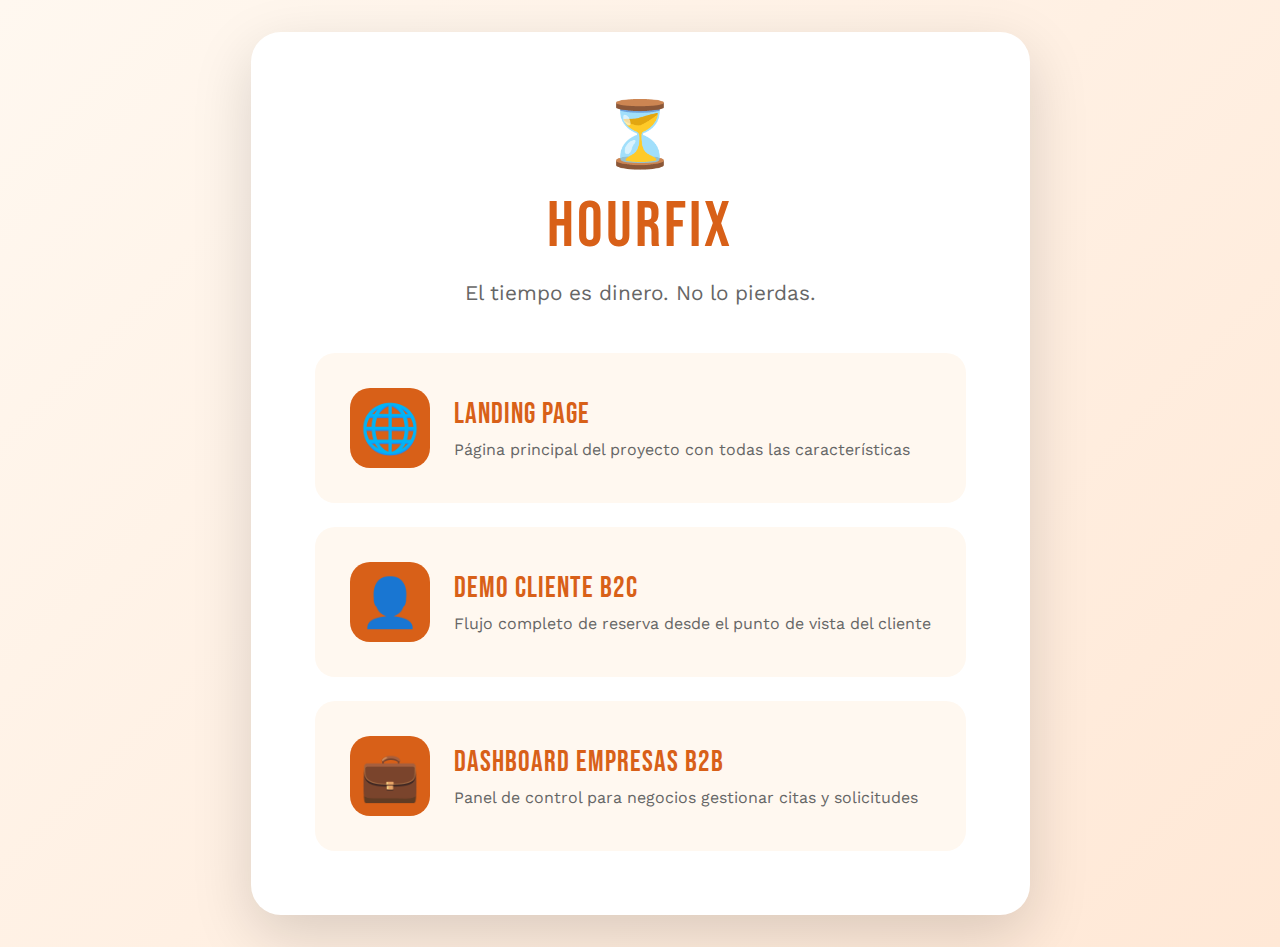
<file: index.html>
<!DOCTYPE html>
<html lang="es">
<head>
    <meta charset="UTF-8">
    <meta name="viewport" content="width=device-width, initial-scale=1.0">
    <title>HOURFIX - Demos</title>
    <link href="https://fonts.googleapis.com/css2?family=Bebas+Neue&family=Work+Sans:wght@400;600&display=swap" rel="stylesheet">
    <style>
        * { margin: 0; padding: 0; box-sizing: border-box; }
        body {
            font-family: 'Work Sans', sans-serif;
            background: linear-gradient(135deg, #FFF8F0 0%, #FFE8D6 100%);
            min-height: 100vh;
            display: flex;
            align-items: center;
            justify-content: center;
            padding: 2rem;
        }
        .container {
            max-width: 800px;
            background: white;
            border-radius: 30px;
            padding: 4rem;
            box-shadow: 0 20px 60px rgba(0,0,0,0.15);
            text-align: center;
        }
        .logo {
            font-family: 'Bebas Neue', sans-serif;
            font-size: 4rem;
            color: #D86018;
            letter-spacing: 3px;
            margin-bottom: 1rem;
        }
        .subtitle {
            font-size: 1.3rem;
            color: #666;
            margin-bottom: 3rem;
        }
        .demos {
            display: grid;
            gap: 1.5rem;
        }
        .demo-link {
            background: #FFF8F0;
            padding: 2rem;
            border-radius: 20px;
            text-decoration: none;
            color: #333;
            transition: all 0.3s;
            border: 3px solid transparent;
            display: flex;
            align-items: center;
            gap: 1.5rem;
        }
        .demo-link:hover {
            transform: translateY(-5px);
            border-color: #D86018;
            box-shadow: 0 10px 30px rgba(216, 96, 24, 0.2);
        }
        .demo-icon {
            font-size: 3rem;
            background: #D86018;
            width: 80px;
            height: 80px;
            border-radius: 20px;
            display: flex;
            align-items: center;
            justify-content: center;
        }
        .demo-content {
            flex: 1;
            text-align: left;
        }
        .demo-title {
            font-family: 'Bebas Neue', sans-serif;
            font-size: 1.8rem;
            color: #D86018;
            letter-spacing: 1px;
            margin-bottom: 0.5rem;
        }
        .demo-desc {
            color: #666;
            font-size: 1rem;
        }
    </style>
</head>
<body>
    <div class="container">
        <div style="font-size: 4rem; margin-bottom: 1rem;">⏳</div>
        <div class="logo">HOURFIX</div>
        <p class="subtitle">El tiempo es dinero. No lo pierdas.</p>
        
        <div class="demos">
            <a href="hourfix-landing.html" class="demo-link">
                <div class="demo-icon">🌐</div>
                <div class="demo-content">
                    <div class="demo-title">Landing Page</div>
                    <div class="demo-desc">Página principal del proyecto con todas las características</div>
                </div>
            </a>
            
            <a href="demo-b2c-interactive.html" class="demo-link">
                <div class="demo-icon">👤</div>
                <div class="demo-content">
                    <div class="demo-title">Demo Cliente B2C</div>
                    <div class="demo-desc">Flujo completo de reserva desde el punto de vista del cliente</div>
                </div>
            </a>
            
            <a href="demo-b2b-dashboard.html" class="demo-link">
                <div class="demo-icon">💼</div>
                <div class="demo-content">
                    <div class="demo-title">Dashboard Empresas B2B</div>
                    <div class="demo-desc">Panel de control para negocios gestionar citas y solicitudes</div>
                </div>
            </a>
        </div>
    </div>
</body>
</html>
</file>
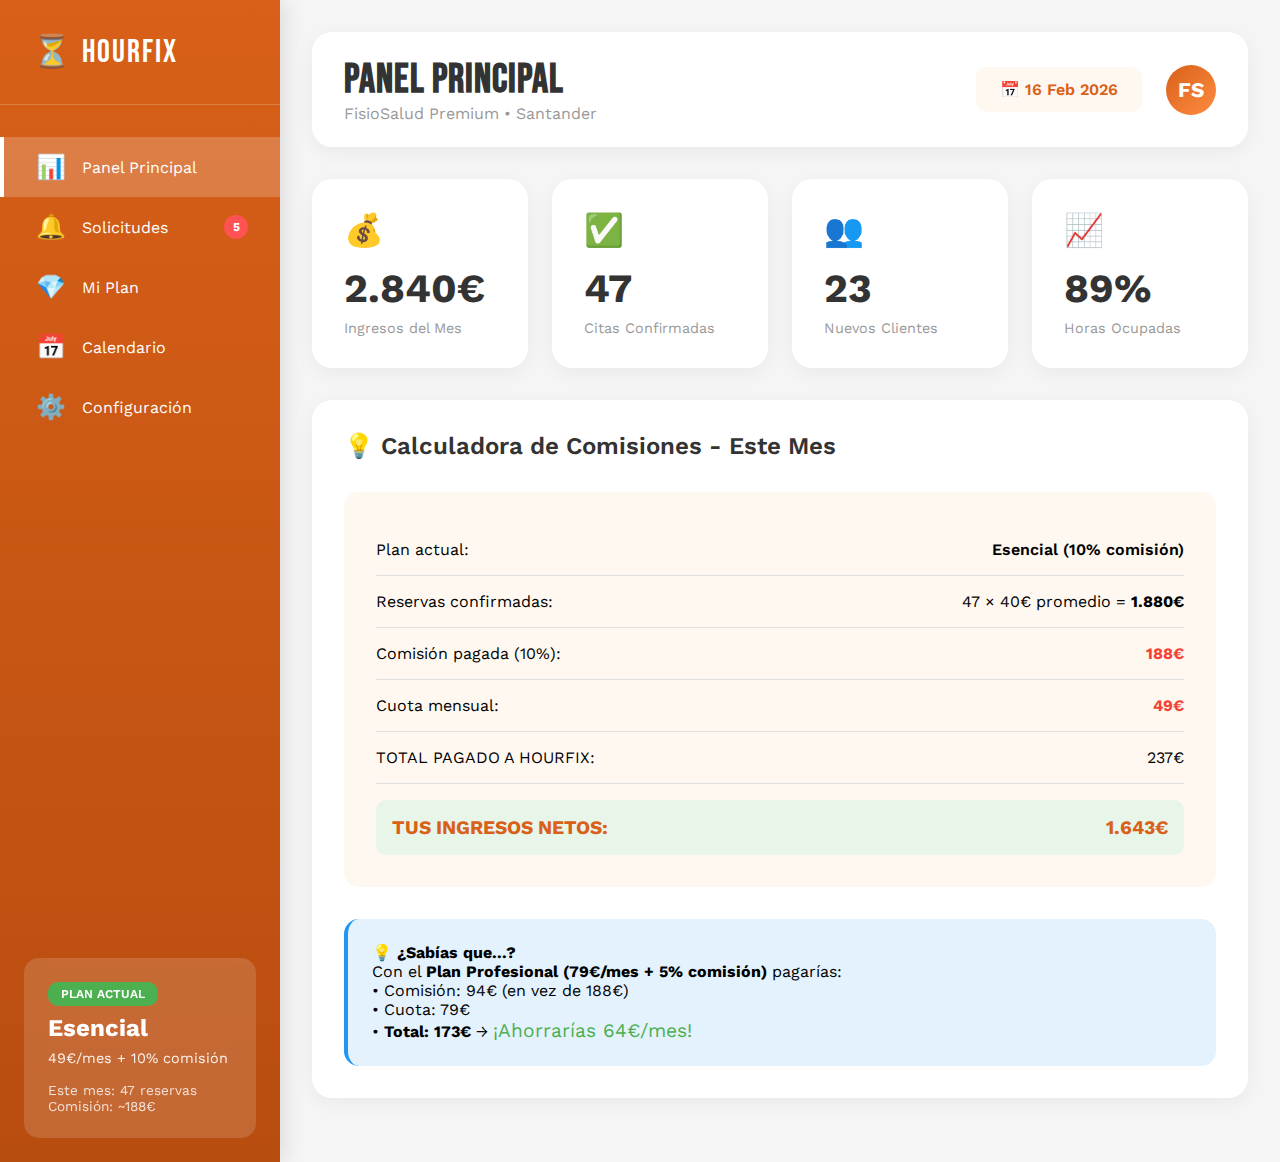
<file: demo-b2b-dashboard.html>
<!DOCTYPE html>
<html lang="es">
<head>
    <meta charset="UTF-8">
    <meta name="viewport" content="width=device-width, initial-scale=1.0">
    <title>HOURFIX - Dashboard Empresas</title>
    <link href="https://fonts.googleapis.com/css2?family=Bebas+Neue&family=Work+Sans:wght@300;400;600;700&display=swap" rel="stylesheet">
    <style>
        * { margin: 0; padding: 0; box-sizing: border-box; }
        
        body {
            font-family: 'Work Sans', sans-serif;
            background: #F5F5F5;
            display: flex;
            min-height: 100vh;
        }

        .sidebar {
            width: 280px;
            background: linear-gradient(180deg, #D86018 0%, #B84D10 100%);
            color: white;
            box-shadow: 5px 0 20px rgba(0,0,0,0.1);
            position: relative;
            display: flex;
            flex-direction: column;
        }

        .sidebar-header {
            padding: 2rem;
            border-bottom: 1px solid rgba(255,255,255,0.2);
        }

        .logo {
            font-family: 'Bebas Neue', sans-serif;
            font-size: 2rem;
            letter-spacing: 2px;
            display: flex;
            align-items: center;
            gap: 0.5rem;
        }

        .nav-item {
            padding: 1rem 2rem;
            cursor: pointer;
            background: transparent;
            border-left: 4px solid transparent;
            display: flex;
            align-items: center;
            gap: 1rem;
            transition: all 0.3s;
        }

        .nav-item:hover {
            background: rgba(255,255,255,0.1);
        }

        .nav-item.active {
            background: rgba(255,255,255,0.2);
            border-left-color: white;
        }

        .badge {
            background: #FF5252;
            color: white;
            border-radius: 50%;
            width: 24px;
            height: 24px;
            display: flex;
            align-items: center;
            justify-content: center;
            font-size: 0.75rem;
            font-weight: bold;
            margin-left: auto;
        }

        .plan-card {
            margin: auto 1.5rem 1.5rem;
            padding: 1.5rem;
            background: rgba(255,255,255,0.15);
            border-radius: 15px;
            backdrop-filter: blur(10px);
        }

        .plan-badge {
            background: #4CAF50;
            color: white;
            padding: 0.3rem 0.8rem;
            border-radius: 10px;
            font-size: 0.75rem;
            font-weight: 600;
            display: inline-block;
            margin-bottom: 0.5rem;
        }

        .main-content {
            flex: 1;
            padding: 2rem;
            overflow-y: auto;
        }

        .header {
            background: white;
            border-radius: 20px;
            padding: 1.5rem 2rem;
            margin-bottom: 2rem;
            display: flex;
            justify-content: space-between;
            align-items: center;
            box-shadow: 0 5px 20px rgba(0,0,0,0.05);
        }

        .page-title {
            font-family: 'Bebas Neue', sans-serif;
            font-size: 2.5rem;
            color: #333;
            letter-spacing: 1px;
        }

        .stats-grid {
            display: grid;
            grid-template-columns: repeat(4, 1fr);
            gap: 1.5rem;
            margin-bottom: 2rem;
        }

        .stat-card {
            background: white;
            border-radius: 20px;
            padding: 2rem;
            box-shadow: 0 5px 20px rgba(0,0,0,0.05);
            transition: transform 0.3s;
        }

        .stat-card:hover {
            transform: translateY(-5px);
        }

        .stat-icon {
            font-size: 2rem;
            margin-bottom: 1rem;
        }

        .stat-value {
            font-size: 2.5rem;
            font-weight: bold;
            color: #333;
            margin-bottom: 0.5rem;
        }

        .stat-label {
            color: #999;
            font-size: 0.9rem;
        }

        .card {
            background: white;
            border-radius: 20px;
            padding: 2rem;
            box-shadow: 0 5px 20px rgba(0,0,0,0.05);
            margin-bottom: 2rem;
        }

        .card-title {
            font-size: 1.5rem;
            margin-bottom: 1.5rem;
            color: #333;
            font-weight: 600;
        }

        .commission-calculator {
            background: #FFF8F0;
            padding: 2rem;
            border-radius: 15px;
            margin: 2rem 0;
        }

        .calc-row {
            display: flex;
            justify-content: space-between;
            align-items: center;
            padding: 1rem 0;
            border-bottom: 1px solid #E0E0E0;
        }

        .calc-row:last-child {
            border-bottom: none;
            font-size: 1.2rem;
            font-weight: bold;
            color: #D86018;
        }

        .request-card {
            background: #FFF8F0;
            border-radius: 15px;
            padding: 1.5rem;
            margin-bottom: 1rem;
            display: grid;
            grid-template-columns: 2fr 1fr 1fr 1fr auto;
            gap: 1.5rem;
            align-items: center;
            transition: all 0.3s;
        }

        .btn {
            padding: 0.8rem 1.2rem;
            border: none;
            border-radius: 10px;
            font-weight: 600;
            cursor: pointer;
            transition: all 0.3s;
        }

        .btn-accept {
            background: #4CAF50;
            color: white;
        }

        .btn-reject {
            background: #F44336;
            color: white;
        }

        .btn:hover {
            transform: scale(1.05);
        }

        .upgrade-banner {
            background: linear-gradient(135deg, #FF8C42, #D86018);
            color: white;
            padding: 1.5rem 2rem;
            border-radius: 15px;
            margin-bottom: 2rem;
            display: flex;
            justify-content: space-between;
            align-items: center;
        }

        .hidden { display: none; }

        @media (max-width: 1024px) {
            .stats-grid {
                grid-template-columns: repeat(2, 1fr);
            }
            .request-card {
                grid-template-columns: 1fr;
            }
        }
    </style>
</head>
<body>
    <!-- Sidebar -->
    <div class="sidebar">
        <div class="sidebar-header">
            <div class="logo">
                <span style="font-size: 2rem;">⏳</span>
                HOURFIX
            </div>
        </div>
        <nav style="padding: 2rem 0; flex: 1;">
            <div class="nav-item active" onclick="showTab('dashboard')">
                <span style="font-size: 1.5rem;">📊</span>
                <span>Panel Principal</span>
            </div>
            <div class="nav-item" onclick="showTab('requests')">
                <span style="font-size: 1.5rem;">🔔</span>
                <span>Solicitudes</span>
                <span class="badge" id="requestCount">5</span>
            </div>
            <div class="nav-item" onclick="showTab('plan')">
                <span style="font-size: 1.5rem;">💎</span>
                <span>Mi Plan</span>
            </div>
            <div class="nav-item">
                <span style="font-size: 1.5rem;">📅</span>
                <span>Calendario</span>
            </div>
            <div class="nav-item">
                <span style="font-size: 1.5rem;">⚙️</span>
                <span>Configuración</span>
            </div>
        </nav>

        <div class="plan-card">
            <div class="plan-badge">PLAN ACTUAL</div>
            <div style="font-size: 1.5rem; font-weight: bold; margin-bottom: 0.5rem;">Esencial</div>
            <div style="font-size: 0.9rem; opacity: 0.9; margin-bottom: 1rem;">49€/mes + 10% comisión</div>
            <div style="font-size: 0.85rem; opacity: 0.8;">
                Este mes: 47 reservas<br>
                Comisión: ~188€
            </div>
        </div>
    </div>

    <!-- Main Content -->
    <div class="main-content">
        <!-- Header -->
        <div class="header">
            <div>
                <h1 class="page-title" id="pageTitle">PANEL PRINCIPAL</h1>
                <p style="color: #999; font-size: 1rem;">FisioSalud Premium • Santander</p>
            </div>
            <div style="display: flex; align-items: center; gap: 1.5rem;">
                <div style="background: #FFF8F0; padding: 0.8rem 1.5rem; border-radius: 10px; color: #D86018; font-weight: 600;">
                    <span>📅</span>
                    16 Feb 2026
                </div>
                <div style="width: 50px; height: 50px; border-radius: 50%; background: linear-gradient(135deg, #D86018, #FF8C42); display: flex; align-items: center; justify-content: center; color: white; font-size: 1.3rem; font-weight: bold; cursor: pointer;">
                    FS
                </div>
            </div>
        </div>

        <!-- Dashboard View -->
        <div id="dashboardView">
            <!-- Stats Grid -->
            <div class="stats-grid">
                <div class="stat-card">
                    <div class="stat-icon" style="color: #4CAF50;">💰</div>
                    <div class="stat-value">2.840€</div>
                    <div class="stat-label">Ingresos del Mes</div>
                </div>

                <div class="stat-card">
                    <div class="stat-icon" style="color: #2196F3;">✅</div>
                    <div class="stat-value">47</div>
                    <div class="stat-label">Citas Confirmadas</div>
                </div>

                <div class="stat-card">
                    <div class="stat-icon" style="color: #FF9800;">👥</div>
                    <div class="stat-value">23</div>
                    <div class="stat-label">Nuevos Clientes</div>
                </div>

                <div class="stat-card">
                    <div class="stat-icon" style="color: #D86018;">📈</div>
                    <div class="stat-value">89%</div>
                    <div class="stat-label">Horas Ocupadas</div>
                </div>
            </div>

            <!-- Commission Calculator -->
            <div class="card">
                <h3 class="card-title">💡 Calculadora de Comisiones - Este Mes</h3>
                <div class="commission-calculator">
                    <div class="calc-row">
                        <span>Plan actual:</span>
                        <span style="font-weight: 600;">Esencial (10% comisión)</span>
                    </div>
                    <div class="calc-row">
                        <span>Reservas confirmadas:</span>
                        <span>47 × 40€ promedio = <strong>1.880€</strong></span>
                    </div>
                    <div class="calc-row">
                        <span>Comisión pagada (10%):</span>
                        <span style="color: #F44336;"><strong>188€</strong></span>
                    </div>
                    <div class="calc-row">
                        <span>Cuota mensual:</span>
                        <span style="color: #F44336;"><strong>49€</strong></span>
                    </div>
                    <div class="calc-row">
                        <span>TOTAL PAGADO A HOURFIX:</span>
                        <span>237€</span>
                    </div>
                    <div class="calc-row" style="background: #E8F5E9; margin-top: 1rem; padding: 1rem; border-radius: 10px;">
                        <span>TUS INGRESOS NETOS:</span>
                        <span>1.643€</span>
                    </div>
                </div>

                <div style="background: #E3F2FD; padding: 1.5rem; border-radius: 15px; margin-top: 1.5rem; border-left: 4px solid #2196F3;">
                    <strong>💡 ¿Sabías que...?</strong><br>
                    Con el <strong>Plan Profesional (79€/mes + 5% comisión)</strong> pagarías:<br>
                    • Comisión: 94€ (en vez de 188€)<br>
                    • Cuota: 79€<br>
                    • <strong>Total: 173€</strong> → <span style="color: #4CAF50; font-size: 1.2rem;">¡Ahorrarías 64€/mes!</span>
                </div>
            </div>
        </div>

        <!-- Requests View -->
        <div id="requestsView" class="hidden">
            <div class="card">
                <div style="display: flex; justify-content: space-between; align-items: center; margin-bottom: 2rem;">
                    <h3 class="card-title" style="margin: 0;">
                        Solicitudes Pendientes (<span id="pendingCount">5</span>)
                    </h3>
                    <div style="background: #FFF8F0; padding: 0.8rem 1.5rem; border-radius: 10px; color: #D86018; font-weight: 600;">
                        <span>⚠️</span>
                        Responde en 24h para mantener tu rating
                    </div>
                </div>

                <div id="requestsList">
                    <div class="request-card" id="request1">
                        <div>
                            <div style="font-size: 1.2rem; font-weight: 600; margin-bottom: 0.3rem;">Fisioterapia</div>
                            <div style="font-size: 0.9rem; color: #666;">Cliente verificado</div>
                        </div>
                        <div style="text-align: center;">
                            <div style="font-size: 0.85rem; color: #999; margin-bottom: 0.3rem;">Fecha</div>
                            <div style="font-size: 1.1rem; font-weight: 600;">16 Feb</div>
                        </div>
                        <div style="text-align: center;">
                            <div style="font-size: 0.85rem; color: #999; margin-bottom: 0.3rem;">Hora</div>
                            <div style="font-size: 1.1rem; font-weight: 600;">10:00</div>
                        </div>
                        <div style="text-align: center;">
                            <div style="font-size: 0.85rem; color: #999; margin-bottom: 0.3rem;">Precio</div>
                            <div style="font-size: 1.3rem; font-weight: bold; color: #D86018;">45€</div>
                            <div style="font-size: 0.75rem; color: #999;">Comisión: 4.50€</div>
                        </div>
                        <div style="display: flex; gap: 0.5rem;">
                            <button class="btn btn-accept" onclick="acceptRequest(1)">✓ Aceptar</button>
                            <button class="btn btn-reject" onclick="rejectRequest(1)">✗ Rechazar</button>
                        </div>
                    </div>
                </div>
            </div>
        </div>

        <!-- Plan View -->
        <div id="planView" class="hidden">
            <div class="upgrade-banner">
                <div>
                    <h3 style="font-size: 1.8rem; margin-bottom: 0.5rem;">Cambia a Plan Profesional</h3>
                    <p>Reservas ilimitadas • Solo 5% comisión • Ahorra hasta 321€/mes</p>
                </div>
                <button class="btn" style="background: white; color: #D86018; font-size: 1.1rem;">
                    Cambiar Plan →
                </button>
            </div>

            <div style="display: grid; grid-template-columns: repeat(3, 1fr); gap: 2rem;">
                <!-- Plan Gratis -->
                <div class="card" style="opacity: 0.7;">
                    <div style="text-align: center; margin-bottom: 1.5rem;">
                        <div style="background: #95E1D3; color: white; padding: 0.5rem 1rem; border-radius: 10px; display: inline-block; margin-bottom: 1rem; font-weight: 600; font-size: 0.85rem;">
                            GRATIS
                        </div>
                        <div style="font-size: 3rem; font-weight: bold; color: #333;">0€</div>
                        <div style="color: #666;">/mes + 15% comisión</div>
                    </div>
                    <div style="padding: 1rem 0; border-top: 2px solid #eee;">
                        <div style="padding: 0.5rem 0;">✓ Hasta 20 reservas/mes</div>
                        <div style="padding: 0.5rem 0;">✓ Perfil básico</div>
                        <div style="padding: 0.5rem 0;">✓ Email</div>
                    </div>
                </div>

                <!-- Plan Esencial (Actual) -->
                <div class="card" style="border: 3px solid #4CAF50; position: relative;">
                    <div style="position: absolute; top: -15px; left: 50%; transform: translateX(-50%); background: #4CAF50; color: white; padding: 0.3rem 1.5rem; border-radius: 20px; font-size: 0.75rem; font-weight: 600;">
                        TU PLAN ACTUAL
                    </div>
                    <div style="text-align: center; margin-bottom: 1.5rem; padding-top: 1rem;">
                        <div style="background: var(--orange-light, #FF8C42); color: white; padding: 0.5rem 1rem; border-radius: 10px; display: inline-block; margin-bottom: 1rem; font-weight: 600; font-size: 0.85rem;">
                            ESENCIAL
                        </div>
                        <div style="font-size: 3rem; font-weight: bold; color: #333;">49€</div>
                        <div style="color: #666;">/mes + 10% comisión</div>
                    </div>
                    <div style="padding: 1rem 0; border-top: 2px solid #eee;">
                        <div style="padding: 0.5rem 0;">✓ Hasta 50 reservas/mes</div>
                        <div style="padding: 0.5rem 0;">✓ Comisión 10%</div>
                        <div style="padding: 0.5rem 0;">✓ Perfil destacado</div>
                        <div style="padding: 0.5rem 0;">✓ Push notifications</div>
                    </div>
                </div>

                <!-- Plan Pro -->
                <div class="card" style="border: 3px solid #D86018;">
                    <div style="text-align: center; margin-bottom: 1.5rem;">
                        <div style="background: #D86018; color: white; padding: 0.5rem 1rem; border-radius: 10px; display: inline-block; margin-bottom: 1rem; font-weight: 600; font-size: 0.85rem;">
                            PROFESIONAL ⭐
                        </div>
                        <div style="font-size: 3rem; font-weight: bold; color: #333;">79€</div>
                        <div style="color: #666;">/mes + 5% comisión</div>
                    </div>
                    <div style="padding: 1rem 0; border-top: 2px solid #eee;">
                        <div style="padding: 0.5rem 0;"><strong>✓ Reservas ilimitadas</strong></div>
                        <div style="padding: 0.5rem 0;"><strong>✓ Comisión mínima 5%</strong></div>
                        <div style="padding: 0.5rem 0;">✓ Email + SMS + Push</div>
                        <div style="padding: 0.5rem 0;">✓ Estadísticas avanzadas</div>
                        <div style="padding: 0.5rem 0;">✓ Soporte 24h</div>
                    </div>
                    <button class="btn" style="width: 100%; background: #D86018; color: white; margin-top: 1rem; padding: 1rem;">
                        Cambiar a Pro
                    </button>
                </div>
            </div>
        </div>
    </div>

    <script>
        let pendingRequests = 5;

        function showTab(tab) {
            document.querySelectorAll('.nav-item').forEach(item => {
                item.classList.remove('active');
            });
            event.currentTarget.classList.add('active');

            const titles = {
                'dashboard': 'PANEL PRINCIPAL',
                'requests': 'SOLICITUDES PENDIENTES',
                'plan': 'MI PLAN Y FACTURACIÓN'
            };
            document.getElementById('pageTitle').textContent = titles[tab] || 'HOURFIX';

            document.getElementById('dashboardView').classList.add('hidden');
            document.getElementById('requestsView').classList.add('hidden');
            document.getElementById('planView').classList.add('hidden');

            if (tab === 'dashboard') {
                document.getElementById('dashboardView').classList.remove('hidden');
            } else if (tab === 'requests') {
                document.getElementById('requestsView').classList.remove('hidden');
            } else if (tab === 'plan') {
                document.getElementById('planView').classList.remove('hidden');
            }
        }

        function acceptRequest(id) {
            const card = document.getElementById(`request${id}`);
            card.style.background = '#E8F5E9';
            card.querySelector('.btn-accept').textContent = '✓ Aceptada';
            card.querySelector('.btn-accept').disabled = true;
            card.querySelector('.btn-reject').style.display = 'none';
            updatePendingCount();
        }

        function rejectRequest(id) {
            const card = document.getElementById(`request${id}`);
            card.style.background = '#FFEBEE';
            card.querySelector('.btn-reject').textContent = '✗ Rechazada';
            card.querySelector('.btn-reject').disabled = true;
            card.querySelector('.btn-accept').style.display = 'none';
            updatePendingCount();
        }

        function updatePendingCount() {
            pendingRequests--;
            document.getElementById('pendingCount').textContent = pendingRequests;
            document.getElementById('requestCount').textContent = pendingRequests;
            if (pendingRequests === 0) {
                document.getElementById('requestCount').style.display = 'none';
            }
        }
    </script>
</body>
</html>
</file>
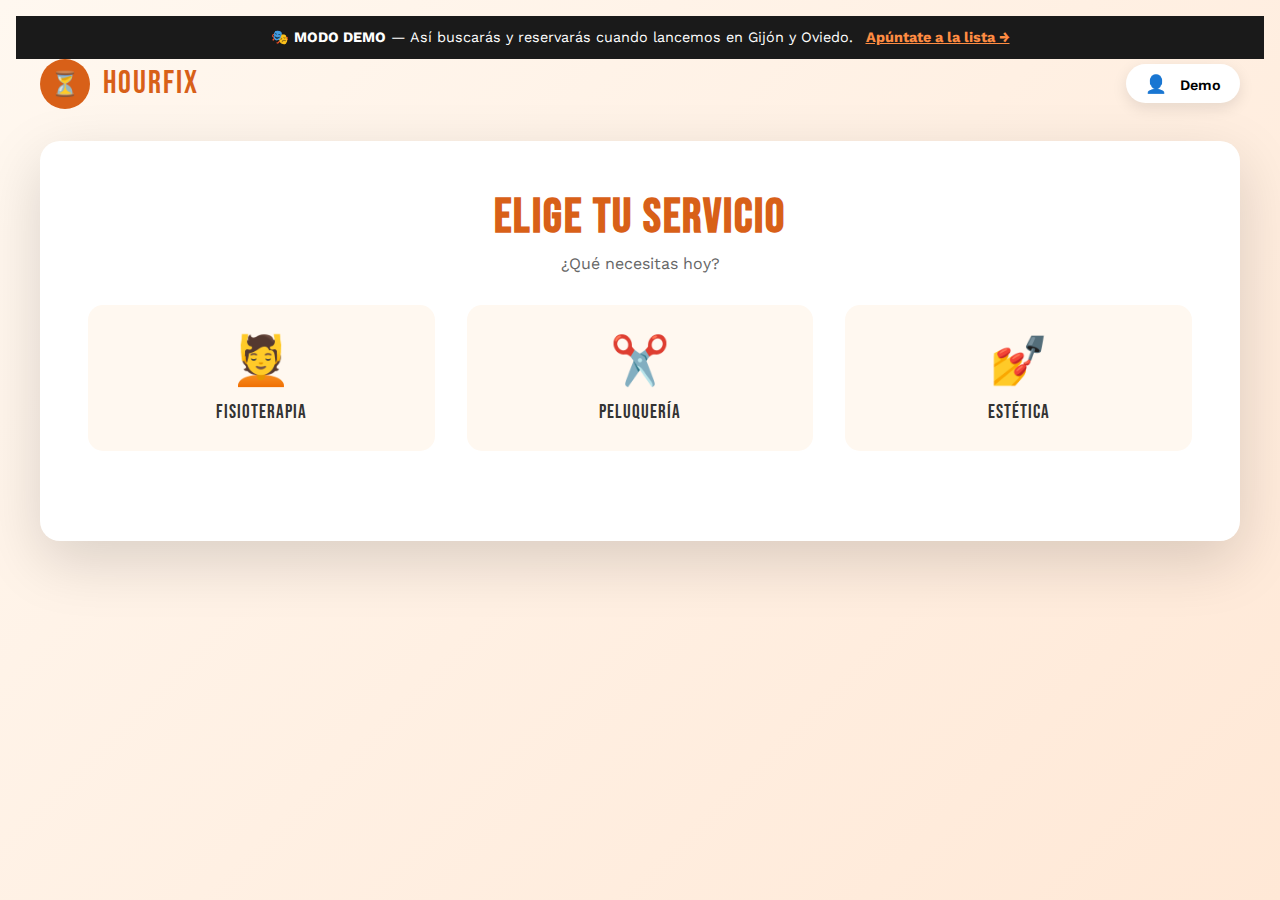
<file: demo-b2c-interactive-2.html>
<!DOCTYPE html>
<html lang="es">
<head>
    <meta charset="UTF-8">
    <meta name="viewport" content="width=device-width, initial-scale=1.0">
    <title>HOURFIX - Demo Cliente</title>
    <link href="https://fonts.googleapis.com/css2?family=Bebas+Neue&family=Work+Sans:wght@300;400;600;700&display=swap" rel="stylesheet">
    <style>
        * { margin: 0; padding: 0; box-sizing: border-box; }
        
        body {
            font-family: 'Work Sans', sans-serif;
            background: linear-gradient(135deg, #FFF8F0 0%, #FFE8D6 100%);
            min-height: 100vh;
            padding: 1rem;
        }

        .header {
            max-width: 1200px;
            margin: 0 auto 2rem;
            display: flex;
            align-items: center;
            justify-content: space-between;
            flex-wrap: wrap;
            gap: 1rem;
        }

        .logo-container { display: flex; align-items: center; gap: 0.8rem; }

        .logo-icon {
            width: 50px;
            height: 50px;
            background: #D86018;
            border-radius: 50%;
            display: flex;
            align-items: center;
            justify-content: center;
            font-size: 1.5rem;
        }

        .logo-text {
            font-family: 'Bebas Neue', sans-serif;
            font-size: 2rem;
            color: #D86018;
            letter-spacing: 2px;
        }

        .main-content {
            max-width: 1200px;
            margin: 0 auto;
            background: white;
            border-radius: 20px;
            padding: 2rem 1.5rem;
            box-shadow: 0 20px 60px rgba(0,0,0,0.15);
            min-height: 400px;
        }

        .title {
            font-family: 'Bebas Neue', sans-serif;
            font-size: 2rem;
            color: #D86018;
            margin-bottom: 0.5rem;
            text-align: center;
            letter-spacing: 2px;
        }

        .subtitle {
            text-align: center;
            font-size: 1rem;
            color: #666;
            margin-bottom: 2rem;
        }

        .services-grid {
            display: grid;
            grid-template-columns: 1fr;
            gap: 1rem;
        }

        .service-card {
            background: #FFF8F0;
            border-radius: 15px;
            padding: 1.5rem;
            text-align: center;
            cursor: pointer;
            transition: all 0.3s;
            border: 3px solid transparent;
        }

        .service-card:active {
            transform: scale(0.98);
            border-color: #D86018;
        }

        .service-icon { font-size: 3rem; margin-bottom: 0.8rem; }

        .service-name {
            font-family: 'Bebas Neue', sans-serif;
            font-size: 1.2rem;
            color: #333;
            letter-spacing: 1px;
        }

        .business-card {
            background: #FFF8F0;
            border-radius: 15px;
            padding: 1.5rem;
            margin-bottom: 1rem;
            cursor: pointer;
            transition: all 0.3s;
            border: 3px solid transparent;
            position: relative;
        }

        .business-card:active {
            border-color: #D86018;
        }

        .business-info-badge {
            background: #FF8C42;
            color: white;
            padding: 0.4rem 0.8rem;
            border-radius: 10px;
            font-size: 0.7rem;
            font-weight: 600;
            margin-bottom: 1rem;
            display: inline-block;
        }

        .business-name {
            font-size: 1.3rem;
            font-weight: bold;
            color: #D86018;
            margin-bottom: 0.8rem;
        }

        .business-rating {
            display: flex;
            align-items: center;
            gap: 0.5rem;
            margin-bottom: 0.8rem;
            flex-wrap: wrap;
        }

        .business-location {
            display: flex;
            align-items: center;
            gap: 0.5rem;
            color: #666;
            margin-bottom: 0.5rem;
        }

        .locked-info {
            color: #999;
            font-size: 0.85rem;
            font-style: italic;
            margin-bottom: 1rem;
            display: flex;
            align-items: center;
            gap: 0.3rem;
        }

        .price-section {
            text-align: center;
            padding: 1rem 0;
            border-top: 1px solid #E0E0E0;
            border-bottom: 1px solid #E0E0E0;
            margin: 1rem 0;
        }

        .price-big {
            font-size: 2.5rem;
            font-weight: bold;
            color: #D86018;
        }

        .price-label {
            color: #999;
            font-size: 0.9rem;
        }

        .price-extra {
            color: #4CAF50;
            font-size: 0.85rem;
            margin-top: 0.3rem;
        }

        .time-section {
            text-align: center;
            margin: 1rem 0;
        }

        .time-big {
            font-size: 1.3rem;
            font-weight: 600;
            margin-bottom: 0.5rem;
        }

        .availability-badge {
            display: inline-block;
            padding: 0.4rem 1rem;
            border-radius: 20px;
            background: #4CAF50;
            color: white;
            font-size: 0.85rem;
            font-weight: 600;
        }

        .time-grid {
            display: grid;
            grid-template-columns: repeat(3, 1fr);
            gap: 0.8rem;
            margin: 1.5rem 0;
        }

        .time-slot {
            background: #FFF8F0;
            border-radius: 10px;
            padding: 1rem;
            text-align: center;
            font-size: 1.1rem;
            font-weight: 600;
            cursor: pointer;
            transition: all 0.3s;
            border: 2px solid transparent;
        }

        .time-slot:active, .time-slot.selected {
            background: #D86018;
            color: white;
            border-color: #D86018;
        }

        .btn {
            padding: 1rem 2rem;
            border: none;
            border-radius: 30px;
            font-size: 1.1rem;
            font-weight: 600;
            cursor: pointer;
            transition: all 0.3s;
            width: 100%;
            margin-top: 1rem;
        }

        .btn-primary {
            background: #D86018;
            color: white;
        }

        .btn-primary:active {
            background: #B84D10;
        }

        .btn-secondary {
            background: transparent;
            color: #D86018;
            border: 2px solid #D86018;
        }

        .confirmation {
            text-align: center;
            padding: 2rem 1rem;
        }

        .confirmation-icon {
            font-size: 4rem;
            margin-bottom: 1.5rem;
        }

        .confirmation-title {
            font-family: 'Bebas Neue', sans-serif;
            font-size: 2.5rem;
            color: #4CAF50;
            margin-bottom: 1rem;
            letter-spacing: 2px;
        }

        .detail-box {
            background: #FFF8F0;
            border-radius: 15px;
            padding: 1.5rem;
            margin: 1.5rem 0;
            text-align: left;
        }

        .detail-row {
            display: flex;
            justify-content: space-between;
            padding: 0.8rem 0;
            border-bottom: 1px solid #E0E0E0;
            gap: 1rem;
            flex-wrap: wrap;
        }

        .detail-row:last-child { border-bottom: none; }

        .detail-label {
            color: #666;
            flex-shrink: 0;
        }

        .detail-value {
            font-weight: 600;
            text-align: right;
            word-break: break-word;
        }

        .alert-box {
            background: #FFF3CD;
            border-left: 4px solid #FF8C42;
            padding: 1rem;
            border-radius: 10px;
            margin: 1.5rem 0;
            font-size: 0.9rem;
            line-height: 1.6;
        }

        .hidden { display: none; }

        @media (min-width: 768px) {
            .main-content {
                padding: 3rem;
            }
            
            .title {
                font-size: 3rem;
            }
            
            .services-grid {
                grid-template-columns: repeat(3, 1fr);
                gap: 2rem;
            }
            
            .time-grid {
                grid-template-columns: repeat(4, 1fr);
            }
        }
    </style>
</head>
<body>
    <div style="background: #1A1A1A; color: white; text-align: center; padding: 0.8rem; font-size: 0.9rem; position: sticky; top: 0; z-index: 3000; width: 100%;">
        🎭 <strong>MODO DEMO</strong> — Así buscarás y reservarás cuando lancemos en Gijón y Oviedo.
        <a href="lista-espera.html" style="color: #FF8C42; font-weight: 700; margin-left: 0.5rem;">Apúntate a la lista →</a>
    </div>
    <div class="header">
        <div class="logo-container">
            <div class="logo-icon">⏳</div>
            <div class="logo-text">HOURFIX</div>
        </div>
        <div style="background: white; padding: 0.6rem 1.2rem; border-radius: 30px; box-shadow: 0 5px 15px rgba(0,0,0,0.1);">
            <span style="font-size: 1.1rem;">👤</span>
            <span style="font-weight: 600; margin-left: 0.5rem; font-size: 0.9rem;">Demo</span>
        </div>
    </div>

    <div class="main-content">
        <!-- Step 1: Service Selection -->
        <div id="serviceSelection">
            <h2 class="title">ELIGE TU SERVICIO</h2>
            <p class="subtitle">¿Qué necesitas hoy?</p>
            <div class="services-grid">
                <div class="service-card" onclick="selectService('Fisioterapia')">
                    <div class="service-icon">💆</div>
                    <div class="service-name">FISIOTERAPIA</div>
                </div>
                <div class="service-card" onclick="selectService('Peluquería')">
                    <div class="service-icon">✂️</div>
                    <div class="service-name">PELUQUERÍA</div>
                </div>
                <div class="service-card" onclick="selectService('Estética')">
                    <div class="service-icon">💅</div>
                    <div class="service-name">ESTÉTICA</div>
                </div>
            </div>
        </div>

        <!-- Step 2: Time Selection -->
        <div id="timeSelection" class="hidden">
            <button class="btn btn-secondary" onclick="goToStep(1)">← Volver</button>
            <h2 class="title">SELECCIONA HORA</h2>
            <p class="subtitle"><strong id="selectedServiceName"></strong> • 15 Feb</p>

            <div class="time-grid">
                <div class="time-slot" onclick="selectTime('09:00')">09:00</div>
                <div class="time-slot" onclick="selectTime('10:00')">10:00</div>
                <div class="time-slot" onclick="selectTime('11:00')">11:00</div>
                <div class="time-slot" onclick="selectTime('12:00')">12:00</div>
                <div class="time-slot" onclick="selectTime('14:00')">14:00</div>
                <div class="time-slot" onclick="selectTime('15:00')">15:00</div>
            </div>
        </div>

        <!-- Step 3: Business Options -->
        <div id="businessSelection" class="hidden">
            <button class="btn btn-secondary" onclick="goToStep(2)">← Volver</button>
            <h2 class="title">OPCIONES CERCA</h2>
            <p class="subtitle" id="selectionSummary"></p>

            <div class="alert-box">
                <strong>ℹ️ Info completa tras reservar:</strong> Por tu seguridad y la del profesional, la dirección exacta y teléfono se muestran solo después de confirmar tu reserva.
            </div>

            <div class="business-card" onclick="selectBusiness('FisioSalud Premium', 4.8, 127, '0.8 km', '45€', 'Calle Corrida 15', '985 123 456')">
                <div class="business-info-badge">Info completa tras reservar</div>
                <div class="business-name">FisioSalud Premium</div>
                <div class="business-rating">
                    <span style="color: #FFD700; font-size: 1.2rem;">⭐</span>
                    <span style="font-size: 1.3rem; font-weight: bold;">4.8</span>
                    <span style="color: #999; font-size: 0.9rem;">(127 reseñas)</span>
                </div>
                <div class="business-location">
                    <span>📍</span>
                    <span><strong>Centro</strong>, a 0.8 km</span>
                </div>
                <div class="locked-info">
                    <span>🔒</span>
                    <span>Dirección exacta tras confirmar</span>
                </div>
                
                <div class="price-section">
                    <div class="price-big">45€</div>
                    <div class="price-label">Precio normal</div>
                    <div class="price-extra">✓ Sin cargos extra</div>
                </div>
                
                <div class="time-section">
                    <div class="time-big">10:00 - 11:00</div>
                    <div class="availability-badge">Alta disponibilidad</div>
                </div>
                
                <button class="btn btn-primary" style="margin-top: 0;">Reservar →</button>
            </div>

            <div class="business-card" onclick="selectBusiness('Centro Wellness', 4.9, 203, '1.2 km', '50€', 'Calle Uría 28', '984 987 654')">
                <div class="business-info-badge">Info completa tras reservar</div>
                <div class="business-name">Centro Wellness</div>
                <div class="business-rating">
                    <span style="color: #FFD700; font-size: 1.2rem;">⭐</span>
                    <span style="font-size: 1.3rem; font-weight: bold;">4.9</span>
                    <span style="color: #999; font-size: 0.9rem;">(203 reseñas)</span>
                </div>
                <div class="business-location">
                    <span>📍</span>
                    <span><strong>Centro</strong>, a 1.2 km</span>
                </div>
                <div class="locked-info">
                    <span>🔒</span>
                    <span>Dirección exacta tras confirmar</span>
                </div>
                
                <div class="price-section">
                    <div class="price-big">50€</div>
                    <div class="price-label">Precio normal</div>
                    <div class="price-extra">✓ Sin cargos extra</div>
                </div>
                
                <div class="time-section">
                    <div class="time-big">10:00 - 11:00</div>
                    <div class="availability-badge" style="background: #FFA726;">Media disponibilidad</div>
                </div>
                
                <button class="btn btn-primary" style="margin-top: 0;">Reservar →</button>
            </div>
        </div>

        <!-- Step 4: Confirmation -->
        <div id="confirmation" class="hidden">
            <div class="confirmation">
                <div class="confirmation-icon">✅</div>
                <h2 class="confirmation-title">¡RESERVA CONFIRMADA!</h2>
                <p style="font-size: 1.1rem; color: #666; margin-bottom: 1.5rem; line-height: 1.6;">
                    Tu cita para <strong id="confirmService"></strong><br>
                    el <strong>15 Feb</strong> a las <strong id="confirmTime"></strong>
                </p>

                <div class="alert-box" style="background: #D1ECF1; border-left-color: #0C5460;">
                    <strong>⚠️ Política de cancelación:</strong> Puedes cancelar gratis hasta 24h antes. Cancelaciones <24h = cargo 50%.
                </div>

                <div class="detail-box">
                    <h3 style="margin-bottom: 1rem; color: #D86018; font-size: 1.3rem;">📍 Información completa del centro:</h3>
                    <div class="detail-row">
                        <span class="detail-label">Centro:</span>
                        <span class="detail-value" id="confirmBusiness"></span>
                    </div>
                    <div class="detail-row">
                        <span class="detail-label">Valoración:</span>
                        <span class="detail-value" id="confirmRating"></span>
                    </div>
                    <div class="detail-row">
                        <span class="detail-label">📍 Dirección:</span>
                        <span class="detail-value" style="color: #4CAF50;" id="confirmAddress"></span>
                    </div>
                    <div class="detail-row">
                        <span class="detail-label">📞 Teléfono:</span>
                        <span class="detail-value" style="color: #4CAF50;" id="confirmPhone"></span>
                    </div>
                    <div class="detail-row">
                        <span class="detail-label">Precio:</span>
                        <span class="detail-value" style="color: #D86018;" id="confirmPrice"></span>
                    </div>
                    <div class="detail-row">
                        <span class="detail-label">Código:</span>
                        <span class="detail-value" style="font-family: monospace;" id="confirmCode"></span>
                    </div>
                </div>

                <div style="display: flex; flex-direction: column; gap: 1rem;">
                    <button class="btn btn-primary" onclick="reset()">Nueva Reserva</button>
                    <button class="btn" style="background: #4CAF50; color: white;">📍 Cómo llegar</button>
                </div>
            </div>
        </div>
    </div>

    <script>
        let currentStep = 1;
        let selectedService = '';
        let selectedTime = '';
        let selectedBusinessData = {};

        // Detectar parámetro de servicio en URL
        window.addEventListener('DOMContentLoaded', function() {
            const urlParams = new URLSearchParams(window.location.search);
            const servicioParam = urlParams.get('servicio');
            
            const servicioMap = {
                'fisioterapia': 'Fisioterapia',
                'psicologia': 'Psicología',
                'podologia': 'Podología',
                'entrenador': 'Entrenadores',
                'baile': 'Baile',
                'fitness': 'Fitness',
                'osteopatia': 'Osteopatía',
                'nutricion': 'Nutrición',
                'yoga': 'Yoga'
            };
            
            if (servicioParam && servicioMap[servicioParam]) {
                selectedService = servicioMap[servicioParam];
                document.getElementById('selectedServiceName').textContent = selectedService;
                goToStep(3); // Saltar directo a selección de negocio
            }
        });

        function goToStep(step) {
            currentStep = step;
            document.getElementById('serviceSelection').classList.add('hidden');
            document.getElementById('timeSelection').classList.add('hidden');
            document.getElementById('businessSelection').classList.add('hidden');
            document.getElementById('confirmation').classList.add('hidden');

            if (step === 1) document.getElementById('serviceSelection').classList.remove('hidden');
            else if (step === 2) document.getElementById('timeSelection').classList.remove('hidden');
            else if (step === 3) document.getElementById('businessSelection').classList.remove('hidden');
            else if (step === 4) document.getElementById('confirmation').classList.remove('hidden');
        }

        function selectService(service) {
            selectedService = service;
            document.getElementById('selectedServiceName').textContent = service;
            currentStep = 2;
            goToStep(2);
        }

        function selectTime(time) {
            selectedTime = time;
            document.querySelectorAll('.time-slot').forEach(slot => slot.classList.remove('selected'));
            event.currentTarget.classList.add('selected');
            
            setTimeout(() => {
                document.getElementById('selectionSummary').textContent = 
                    `${selectedService} • 15 Feb • ${selectedTime}`;
                currentStep = 3;
                goToStep(3);
            }, 300);
        }

        function selectBusiness(name, rating, reviews, distance, price, address, phone) {
            selectedBusinessData = { name, rating, reviews, distance, price, address, phone };
            
            document.getElementById('confirmService').textContent = selectedService;
            document.getElementById('confirmTime').textContent = selectedTime;
            document.getElementById('confirmBusiness').textContent = name;
            document.getElementById('confirmRating').textContent = `⭐ ${rating} (${reviews} reseñas)`;
            document.getElementById('confirmAddress').textContent = address;
            document.getElementById('confirmPhone').textContent = phone;
            document.getElementById('confirmPrice').textContent = price;
            document.getElementById('confirmCode').textContent = 
                'HF-' + Math.random().toString(36).substr(2, 6).toUpperCase();
            
            currentStep = 4;
            goToStep(4);
        }

        function reset() {
            currentStep = 1;
            selectedService = '';
            selectedTime = '';
            selectedBusinessData = {};
            goToStep(1);
        }
    </script>
</body>
</html>
</file>
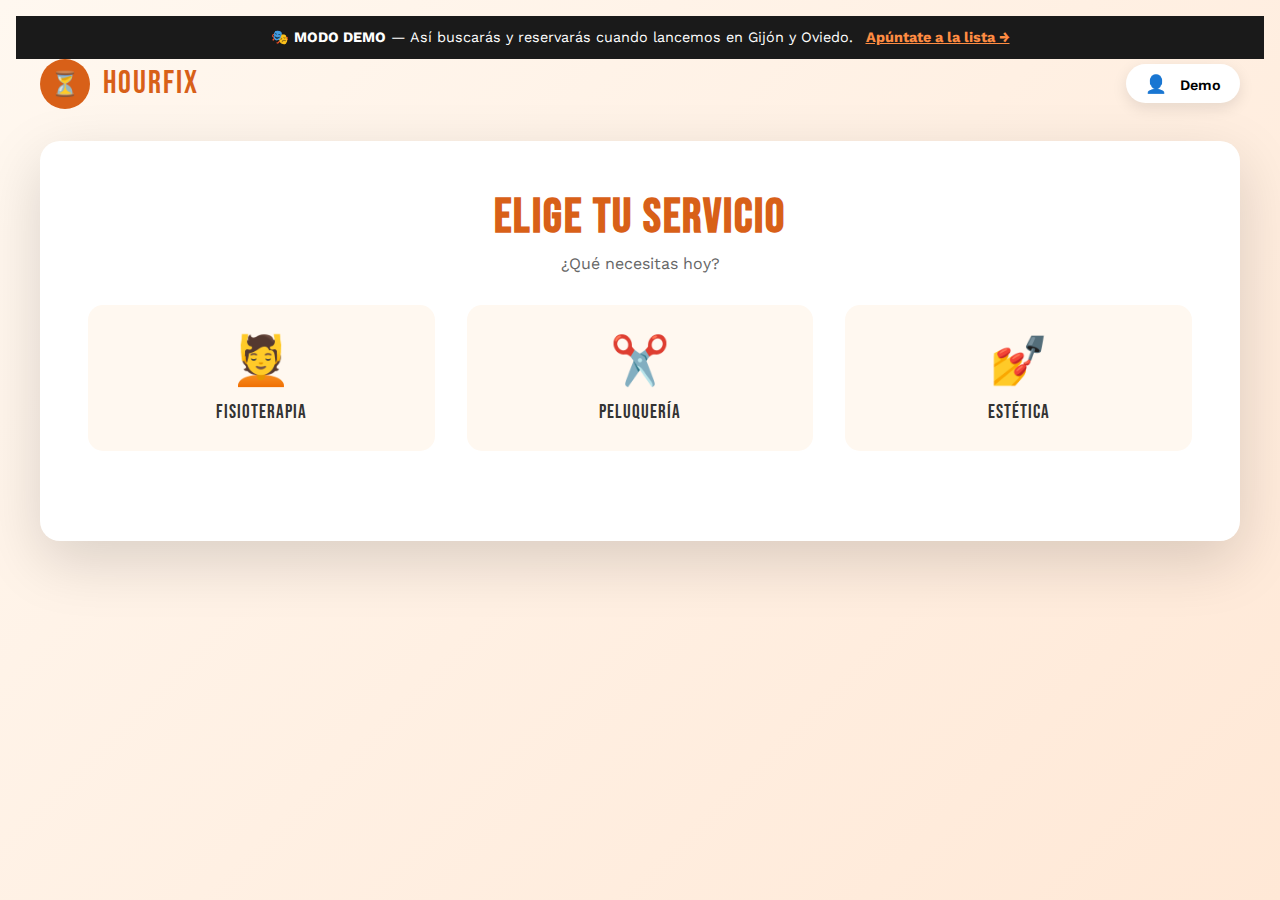
<file: demo-b2c-interactive-3.html>
<!DOCTYPE html>
<html lang="es">
<head>
 <meta charset="UTF-8">
 <meta name="viewport" content="width=device-width, initial-scale=1.0">
 <title>HOURFIX - Demo Cliente</title>
 <link href="https://fonts.googleapis.com/css2?family=Bebas+Neue&family=Work+Sans:wght@300;400;600;700&display=swap" rel="stylesheet">
 <style>
 * { margin: 0; padding: 0; box-sizing: border-box; }
 body {
 font-family: 'Work Sans', sans-serif;
 background: linear-gradient(135deg, #FFF8F0 0%, #FFE8D6 100%);
 min-height: 100vh;
 padding: 1rem;
 }
 .header {
 max-width: 1200px;
 margin: 0 auto 2rem;
 display: flex;
 align-items: center;
 justify-content: space-between;
 flex-wrap: wrap;
 gap: 1rem;
 }
 .logo-container { display: flex; align-items: center; gap: 0.8rem; }
 .logo-icon {
 width: 50px;
 height: 50px;
 background: #D86018;
 border-radius: 50%;
 display: flex;
 align-items: center;
 justify-content: center;
 font-size: 1.5rem;
 }
 .logo-text {
 font-family: 'Bebas Neue', sans-serif;
 font-size: 2rem;
 color: #D86018;
 letter-spacing: 2px;
 }
 .main-content {
 max-width: 1200px;
 margin: 0 auto;
 background: white;
 border-radius: 20px;
 padding: 2rem 1.5rem;
 box-shadow: 0 20px 60px rgba(0,0,0,0.15);
 min-height: 400px;
 }
 .title {
 font-family: 'Bebas Neue', sans-serif;
 font-size: 2rem;
 color: #D86018;
 margin-bottom: 0.5rem;
 text-align: center;
 letter-spacing: 2px;
 }
 .subtitle {
 text-align: center;
 font-size: 1rem;
 color: #666;
 margin-bottom: 2rem;
 }
 .services-grid {
 display: grid;
 grid-template-columns: 1fr;
 gap: 1rem;
 }
 .service-card {
 background: #FFF8F0;
 border-radius: 15px;
 padding: 1.5rem;
 text-align: center;
 cursor: pointer;
 transition: all 0.3s;
 border: 3px solid transparent;
 }
 .service-card:active {
 transform: scale(0.98);
 border-color: #D86018;
 }
 .service-icon { font-size: 3rem; margin-bottom: 0.8rem; }
 .service-name {
 font-family: 'Bebas Neue', sans-serif;
 font-size: 1.2rem;
 color: #333;
 letter-spacing: 1px;
 }
 .business-card {
 background: #FFF8F0;
 border-radius: 15px;
 padding: 1.5rem;
 margin-bottom: 1rem;
 cursor: pointer;
 transition: all 0.3s;
 border: 3px solid transparent;
 position: relative;
 }
 .business-card:active {
 border-color: #D86018;
 }
 .business-info-badge {
 background: #FF8C42;
 color: white;
 padding: 0.4rem 0.8rem;
 border-radius: 10px;
 font-size: 0.7rem;
 font-weight: 600;
 margin-bottom: 1rem;
 display: inline-block;
 }
 .business-name {
 font-size: 1.3rem;
 font-weight: bold;
 color: #D86018;
 margin-bottom: 0.8rem;
 }
 .business-rating {
 display: flex;
 align-items: center;
 gap: 0.5rem;
 margin-bottom: 0.8rem;
 flex-wrap: wrap;
 }
 .business-location {
 display: flex;
 align-items: center;
 gap: 0.5rem;
 color: #666;
 margin-bottom: 0.5rem;
 }
 .locked-info {
 color: #999;
 font-size: 0.85rem;
 font-style: italic;
 margin-bottom: 1rem;
 display: flex;
 align-items: center;
 gap: 0.3rem;
 }
 .price-section {
 text-align: center;
 padding: 1rem 0;
 border-top: 1px solid #E0E0E0;
 border-bottom: 1px solid #E0E0E0;
 margin: 1rem 0;
 }
 .price-big {
 font-size: 2.5rem;
 font-weight: bold;
 color: #D86018;
 }
 .price-label {
 color: #999;
 font-size: 0.9rem;
 }
 .price-extra {
 color: #4CAF50;
 font-size: 0.85rem;
 margin-top: 0.3rem;
 }
 .time-section {
 text-align: center;
 margin: 1rem 0;
 }
 .time-big {
 font-size: 1.3rem;
 font-weight: 600;
 margin-bottom: 0.5rem;
 }
 .availability-badge {
 display: inline-block;
 padding: 0.4rem 1rem;
 border-radius: 20px;
 background: #4CAF50;
 color: white;
 font-size: 0.85rem;
 font-weight: 600;
 }
 .time-grid {
 display: grid;
 grid-template-columns: repeat(3, 1fr);
 gap: 0.8rem;
 margin: 1.5rem 0;
 }
 .time-slot {
 background: #FFF8F0;
 border-radius: 10px;
 padding: 1rem;
 text-align: center;
 font-size: 1.1rem;
 font-weight: 600;
 cursor: pointer;
 transition: all 0.3s;
 border: 2px solid transparent;
 }
 .time-slot:active, .time-slot.selected {
 background: #D86018;
 color: white;
 border-color: #D86018;
 }
 .btn {
 padding: 1rem 2rem;
 border: none;
 border-radius: 30px;
 font-size: 1.1rem;
 font-weight: 600;
 cursor: pointer;
 transition: all 0.3s;
 width: 100%;
 margin-top: 1rem;
 }
 .btn-primary {
 background: #D86018;
 color: white;
 }
 .btn-primary:active {
 background: #B84D10;
 }
 .btn-secondary {
 background: transparent;
 color: #D86018;
 border: 2px solid #D86018;
 }
 .confirmation {
 text-align: center;
 padding: 2rem 1rem;
 }
 .confirmation-icon {
 font-size: 4rem;
 margin-bottom: 1.5rem;
 }
 .confirmation-title {
 font-family: 'Bebas Neue', sans-serif;
 font-size: 2.5rem;
 color: #4CAF50;
 margin-bottom: 1rem;
 letter-spacing: 2px;
 }
 .detail-box {
 background: #FFF8F0;
 border-radius: 15px;
 padding: 1.5rem;
 margin: 1.5rem 0;
 text-align: left;
 }
 .detail-row {
 display: flex;
 justify-content: space-between;
 padding: 0.8rem 0;
 border-bottom: 1px solid #E0E0E0;
 gap: 1rem;
 flex-wrap: wrap;
 }
 .detail-row:last-child { border-bottom: none; }
 .detail-label {
 color: #666;
 flex-shrink: 0;
 }
 .detail-value {
 font-weight: 600;
 text-align: right;
 word-break: break-word;
 }
 .alert-box {
 background: #FFF3CD;
 border-left: 4px solid #FF8C42;
 padding: 1rem;
 border-radius: 10px;
 margin: 1.5rem 0;
 font-size: 0.9rem;
 line-height: 1.6;
 }
 .hidden { display: none; }
 @media (min-width: 768px) {
 .main-content {
 padding: 3rem;
 }
 .title {
 font-size: 3rem;
 }
 .services-grid {
 grid-template-columns: repeat(3, 1fr);
 gap: 2rem;
 }
 .time-grid {
 grid-template-columns: repeat(4, 1fr);
 }
 }
 </style>
</head>
<body>
 <div style="background: #1A1A1A; color: white; text-align: center; padding: 0.8rem; font-size: 0.9rem; position: sticky; top: 0; z-index: 3000; width: 100%;">
 🎭 <strong>MODO DEMO</strong> — Así buscarás y reservarás cuando lancemos en Gijón y Oviedo.
 <a href="lista-espera.html" style="color: #FF8C42; font-weight: 700; margin-left: 0.5rem;">Apúntate a la lista →</a>
 </div>
 <div class="header">
 <div class="logo-container">
 <div class="logo-icon">⏳</div>
 <div class="logo-text">HOURFIX</div>
 </div>
 <div style="background: white; padding: 0.6rem 1.2rem; border-radius: 30px; box-shadow: 0 5px 15px rgba(0,0,0,0.1);">
 <span style="font-size: 1.1rem;">👤</span>
 <span style="font-weight: 600; margin-left: 0.5rem; font-size: 0.9rem;">Demo</span>
 </div>
 </div>
 <div class="main-content">
 <!-- Step 1: Service Selection -->
 <div id="serviceSelection">
 <h2 class="title">ELIGE TU SERVICIO</h2>
 <p class="subtitle">¿Qué necesitas hoy?</p>
 <div class="services-grid">
 <div class="service-card" onclick="selectService('Fisioterapia')">
 <div class="service-icon">💆</div>
 <div class="service-name">FISIOTERAPIA</div>
 </div>
 <div class="service-card" onclick="selectService('Peluquería')">
 <div class="service-icon">✂️</div>
 <div class="service-name">PELUQUERÍA</div>
 </div>
 <div class="service-card" onclick="selectService('Estética')">
 <div class="service-icon">💅</div>
 <div class="service-name">ESTÉTICA</div>
 </div>
 </div>
 </div>
 <!-- Step 2: Time Selection -->
 <div id="timeSelection" class="hidden">
 <button class="btn btn-secondary" onclick="goToStep(1)">← Volver</button>
 <h2 class="title">SELECCIONA HORA</h2>
 <p class="subtitle"><strong id="selectedServiceName"></strong> • 15 Feb</p>
 <div class="time-grid">
 <div class="time-slot" onclick="selectTime('09:00')">09:00</div>
 <div class="time-slot" onclick="selectTime('10:00')">10:00</div>
 <div class="time-slot" onclick="selectTime('11:00')">11:00</div>
 <div class="time-slot" onclick="selectTime('12:00')">12:00</div>
 <div class="time-slot" onclick="selectTime('14:00')">14:00</div>
 <div class="time-slot" onclick="selectTime('15:00')">15:00</div>
 </div>
 </div>
 <!-- Step 3: Business Options -->
 <div id="businessSelection" class="hidden">
 <button class="btn btn-secondary" onclick="goToStep(2)">← Volver</button>
 <h2 class="title">OPCIONES CERCA</h2>
 <p class="subtitle" id="selectionSummary"></p>
 <div class="alert-box">
 <strong>ℹ️ Info completa tras reservar:</strong> Por tu seguridad y la del profesional, la dirección exacta y teléfono se muestran solo después de confirmar tu reserva.
 </div>
 <div class="business-card" onclick="selectBusiness('FisioSalud Premium', 4.8, 127, '0.8 km', '45€', 'Calle Corrida 15', '985 123 456')">
 <div class="business-info-badge">Info completa tras reservar</div>
 <div class="business-name">FisioSalud Premium</div>
 <div class="business-rating">
 <span style="color: #FFD700; font-size: 1.2rem;">⭐</span>
 <span style="font-size: 1.3rem; font-weight: bold;">4.8</span>
 <span style="color: #999; font-size: 0.9rem;">(127 reseñas)</span>
 </div>
 <div class="business-location">
 <span>📍</span>
 <span><strong>Centro</strong>, a 0.8 km</span>
 </div>
 <div class="locked-info">
 <span>🔒</span>
 <span>Dirección exacta tras confirmar</span>
 </div>
 <div class="price-section">
 <div class="price-big">45€</div>
 <div class="price-label">Precio normal</div>
 <div class="price-extra">✓ Sin cargos extra</div>
 </div>
 <div class="time-section">
 <div class="time-big">10:00 - 11:00</div>
 <div class="availability-badge">Alta disponibilidad</div>
 </div>
 <button class="btn btn-primary" style="margin-top: 0;">Reservar →</button>
 </div>
 <div class="business-card" onclick="selectBusiness('Centro Wellness', 4.9, 203, '1.2 km', '50€', 'Calle Uría 28', '984 987 654')">
 <div class="business-info-badge">Info completa tras reservar</div>
 <div class="business-name">Centro Wellness</div>
 <div class="business-rating">
 <span style="color: #FFD700; font-size: 1.2rem;">⭐</span>
 <span style="font-size: 1.3rem; font-weight: bold;">4.9</span>
 <span style="color: #999; font-size: 0.9rem;">(203 reseñas)</span>
 </div>
 <div class="business-location">
 <span>📍</span>
 <span><strong>Centro</strong>, a 1.2 km</span>
 </div>
 <div class="locked-info">
 <span>🔒</span>
 <span>Dirección exacta tras confirmar</span>
 </div>
 <div class="price-section">
 <div class="price-big">50€</div>
 <div class="price-label">Precio normal</div>
 <div class="price-extra">✓ Sin cargos extra</div>
 </div>
 <div class="time-section">
 <div class="time-big">10:00 - 11:00</div>
 <div class="availability-badge" style="background: #FFA726;">Media disponibilidad</div>
 </div>
 <button class="btn btn-primary" style="margin-top: 0;">Reservar →</button>
 </div>
 </div>
 <!-- Step 4: Confirmation -->
 <div id="confirmation" class="hidden">
 <div class="confirmation">
 <div class="confirmation-icon">✅</div>
 <h2 class="confirmation-title">¡RESERVA CONFIRMADA!</h2>
 <p style="font-size: 1.1rem; color: #666; margin-bottom: 1.5rem; line-height: 1.6;">
 Tu cita para <strong id="confirmService"></strong><br>
 el <strong>15 Feb</strong> a las <strong id="confirmTime"></strong>
 </p>
 <div class="alert-box" style="background: #D1ECF1; border-left-color: #0C5460;">
 <strong>⚠️ Política de cancelación:</strong> Puedes cancelar gratis hasta 24h antes. Cancelaciones <24h = cargo 50%.
 </div>
 <div class="detail-box">
 <h3 style="margin-bottom: 1rem; color: #D86018; font-size: 1.3rem;">📍 Información completa del centro:</h3>
 <div class="detail-row">
 <span class="detail-label">Centro:</span>
 <span class="detail-value" id="confirmBusiness"></span>
 </div>
 <div class="detail-row">
 <span class="detail-label">Valoración:</span>
 <span class="detail-value" id="confirmRating"></span>
 </div>
 <div class="detail-row">
 <span class="detail-label">📍 Dirección:</span>
 <span class="detail-value" style="color: #4CAF50;" id="confirmAddress"></span>
 </div>
 <div class="detail-row">
 <span class="detail-label">📞 Teléfono:</span>
 <span class="detail-value" style="color: #4CAF50;" id="confirmPhone"></span>
 </div>
 <div class="detail-row">
 <span class="detail-label">Precio:</span>
 <span class="detail-value" style="color: #D86018;" id="confirmPrice"></span>
 </div>
 <div class="detail-row">
 <span class="detail-label">Código:</span>
 <span class="detail-value" style="font-family: monospace;" id="confirmCode"></span>
 </div>
 </div>
 <div style="display: flex; flex-direction: column; gap: 1rem;">
 <button class="btn btn-primary" onclick="reset()">Nueva Reserva</button>
 <button class="btn" style="background: #4CAF50; color: white;">📍 Cómo llegar</button>
 </div>
 </div>
 </div>
 </div>
 <script>
 let currentStep = 1;
 let selectedService = '';
 let selectedTime = '';
 let selectedBusinessData = {};
 // Detectar parámetro de servicio en URL
 window.addEventListener('DOMContentLoaded', function() {
 const urlParams = new URLSearchParams(window.location.search);
 const servicioParam = urlParams.get('servicio');
 const servicioMap = {
 'fisioterapia': 'Fisioterapia',
 'psicologia': 'Psicología',
 'podologia': 'Podología',
 'entrenador': 'Entrenadores',
 'baile': 'Baile',
 'fitness': 'Fitness',
 'osteopatia': 'Osteopatía',
 'nutricion': 'Nutrición',
 'yoga': 'Yoga'
 };
 if (servicioParam && servicioMap[servicioParam]) {
 selectedService = servicioMap[servicioParam];
 document.getElementById('selectedServiceName').textContent = selectedService;
 goToStep(3); // Saltar directo a selección de negocio
 }
 });
 function goToStep(step) {
 currentStep = step;
 document.getElementById('serviceSelection').classList.add('hidden');
 document.getElementById('timeSelection').classList.add('hidden');
 document.getElementById('businessSelection').classList.add('hidden');
 document.getElementById('confirmation').classList.add('hidden');
 if (step === 1) document.getElementById('serviceSelection').classList.remove('hidden');
 else if (step === 2) document.getElementById('timeSelection').classList.remove('hidden');
 else if (step === 3) document.getElementById('businessSelection').classList.remove('hidden');
 else if (step === 4) document.getElementById('confirmation').classList.remove('hidden');
 }
 function selectService(service) {
 selectedService = service;
 document.getElementById('selectedServiceName').textContent = service;
 currentStep = 2;
 goToStep(2);
 }
 function selectTime(time) {
 selectedTime = time;
 document.querySelectorAll('.time-slot').forEach(slot => slot.classList.remove('selected'));
 event.currentTarget.classList.add('selected');
 setTimeout(() => {
 document.getElementById('selectionSummary').textContent = 
 `${selectedService} • 15 Feb • ${selectedTime}`;
 currentStep = 3;
 goToStep(3);
 }, 300);
 }
 function selectBusiness(name, rating, reviews, distance, price, address, phone) {
 selectedBusinessData = { name, rating, reviews, distance, price, address, phone };
 document.getElementById('confirmService').textContent = selectedService;
 document.getElementById('confirmTime').textContent = selectedTime;
 document.getElementById('confirmBusiness').textContent = name;
 document.getElementById('confirmRating').textContent = `⭐ ${rating} (${reviews} reseñas)`;
 document.getElementById('confirmAddress').textContent = address;
 document.getElementById('confirmPhone').textContent = phone;
 document.getElementById('confirmPrice').textContent = price;
 document.getElementById('confirmCode').textContent = 
 'HF-' + Math.random().toString(36).substr(2, 6).toUpperCase();
 currentStep = 4;
 goToStep(4);
 }
 function reset() {
 currentStep = 1;
 selectedService = '';
 selectedTime = '';
 selectedBusinessData = {};
 goToStep(1);
 }
 </script>
</body>
</html>
</file>
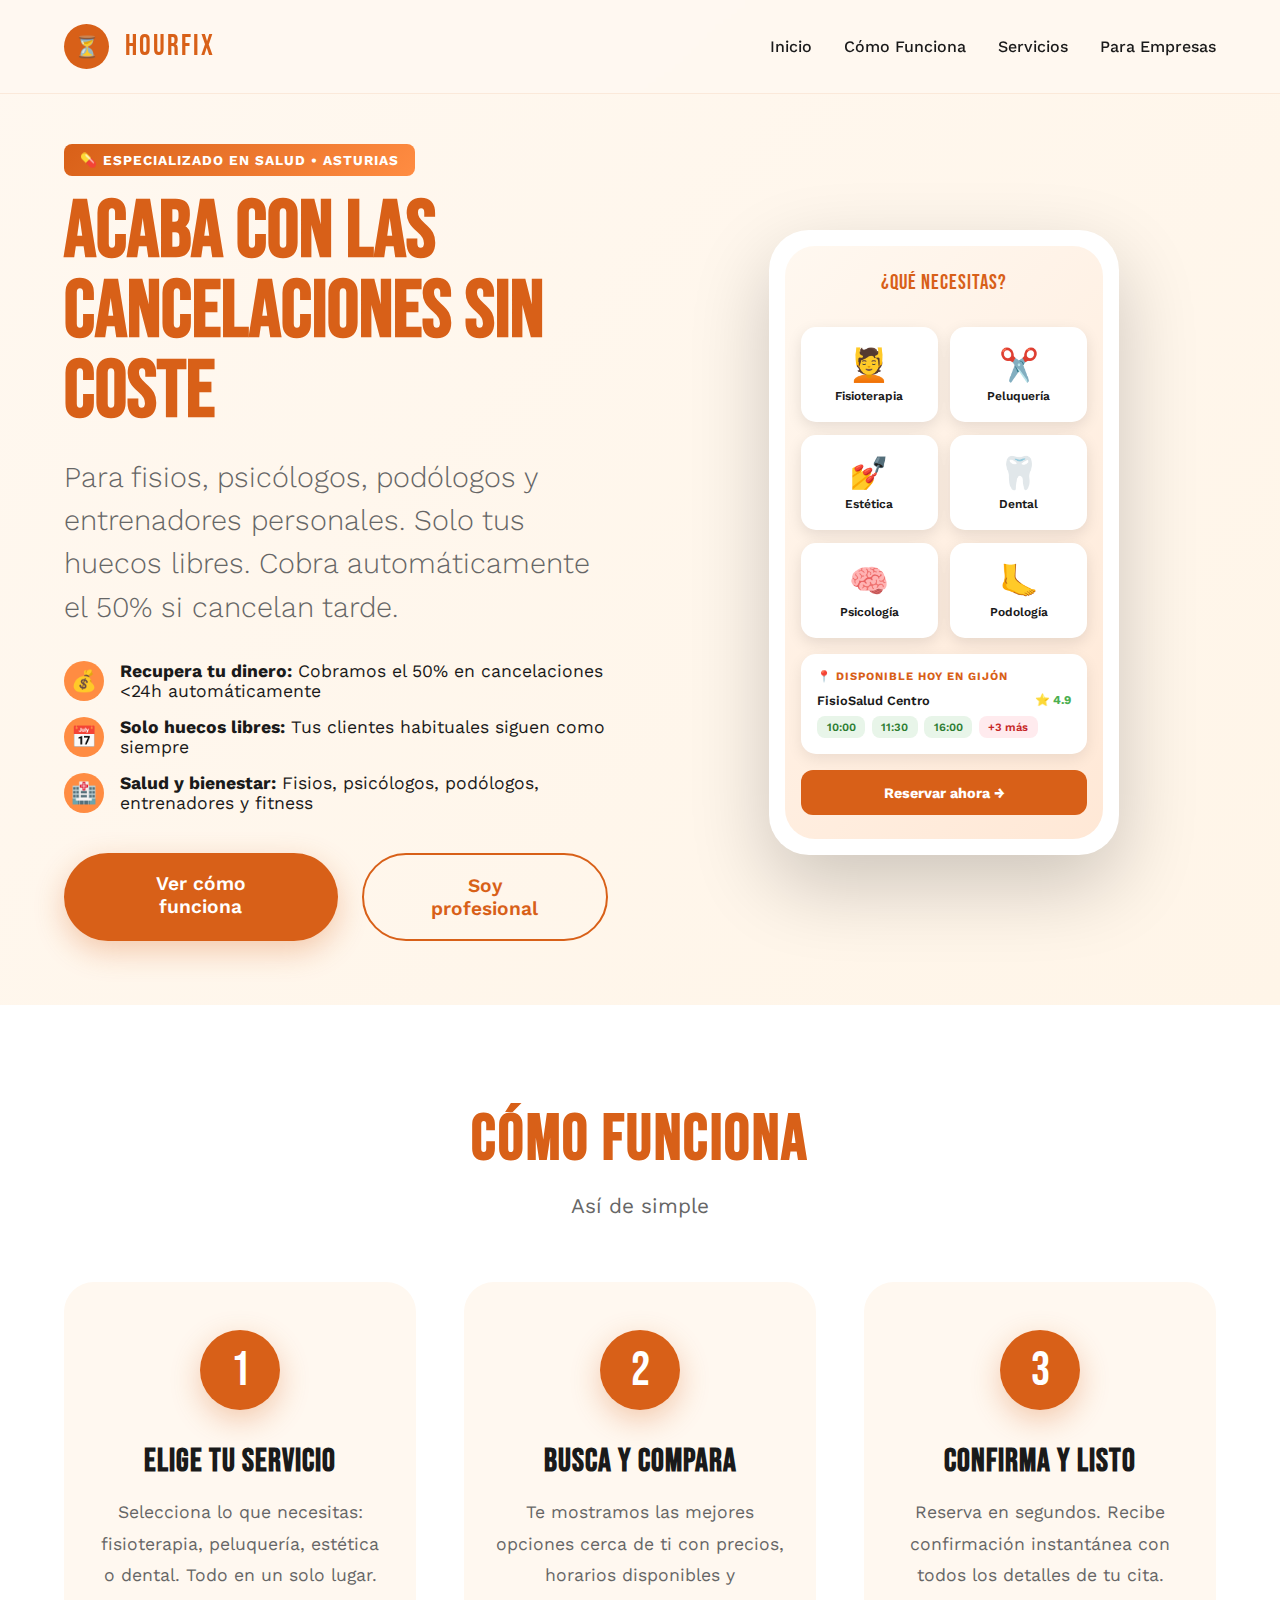
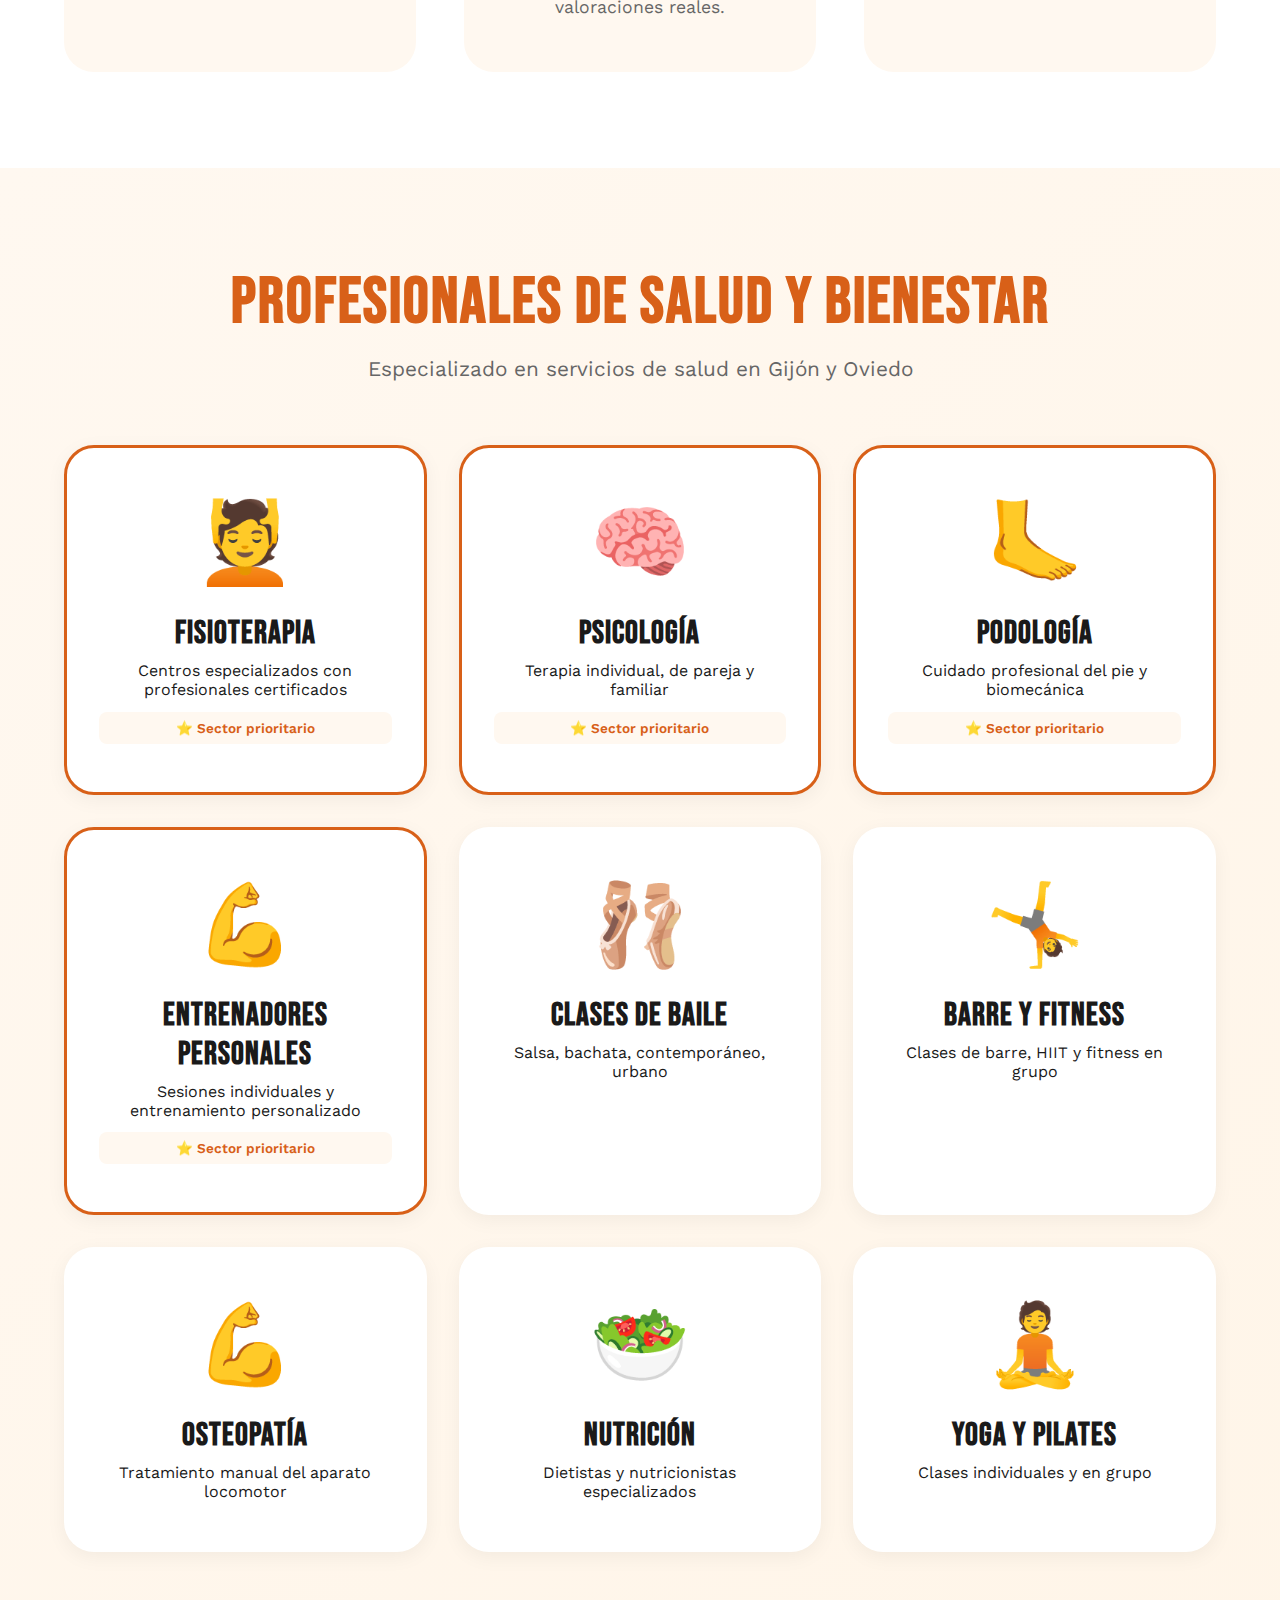
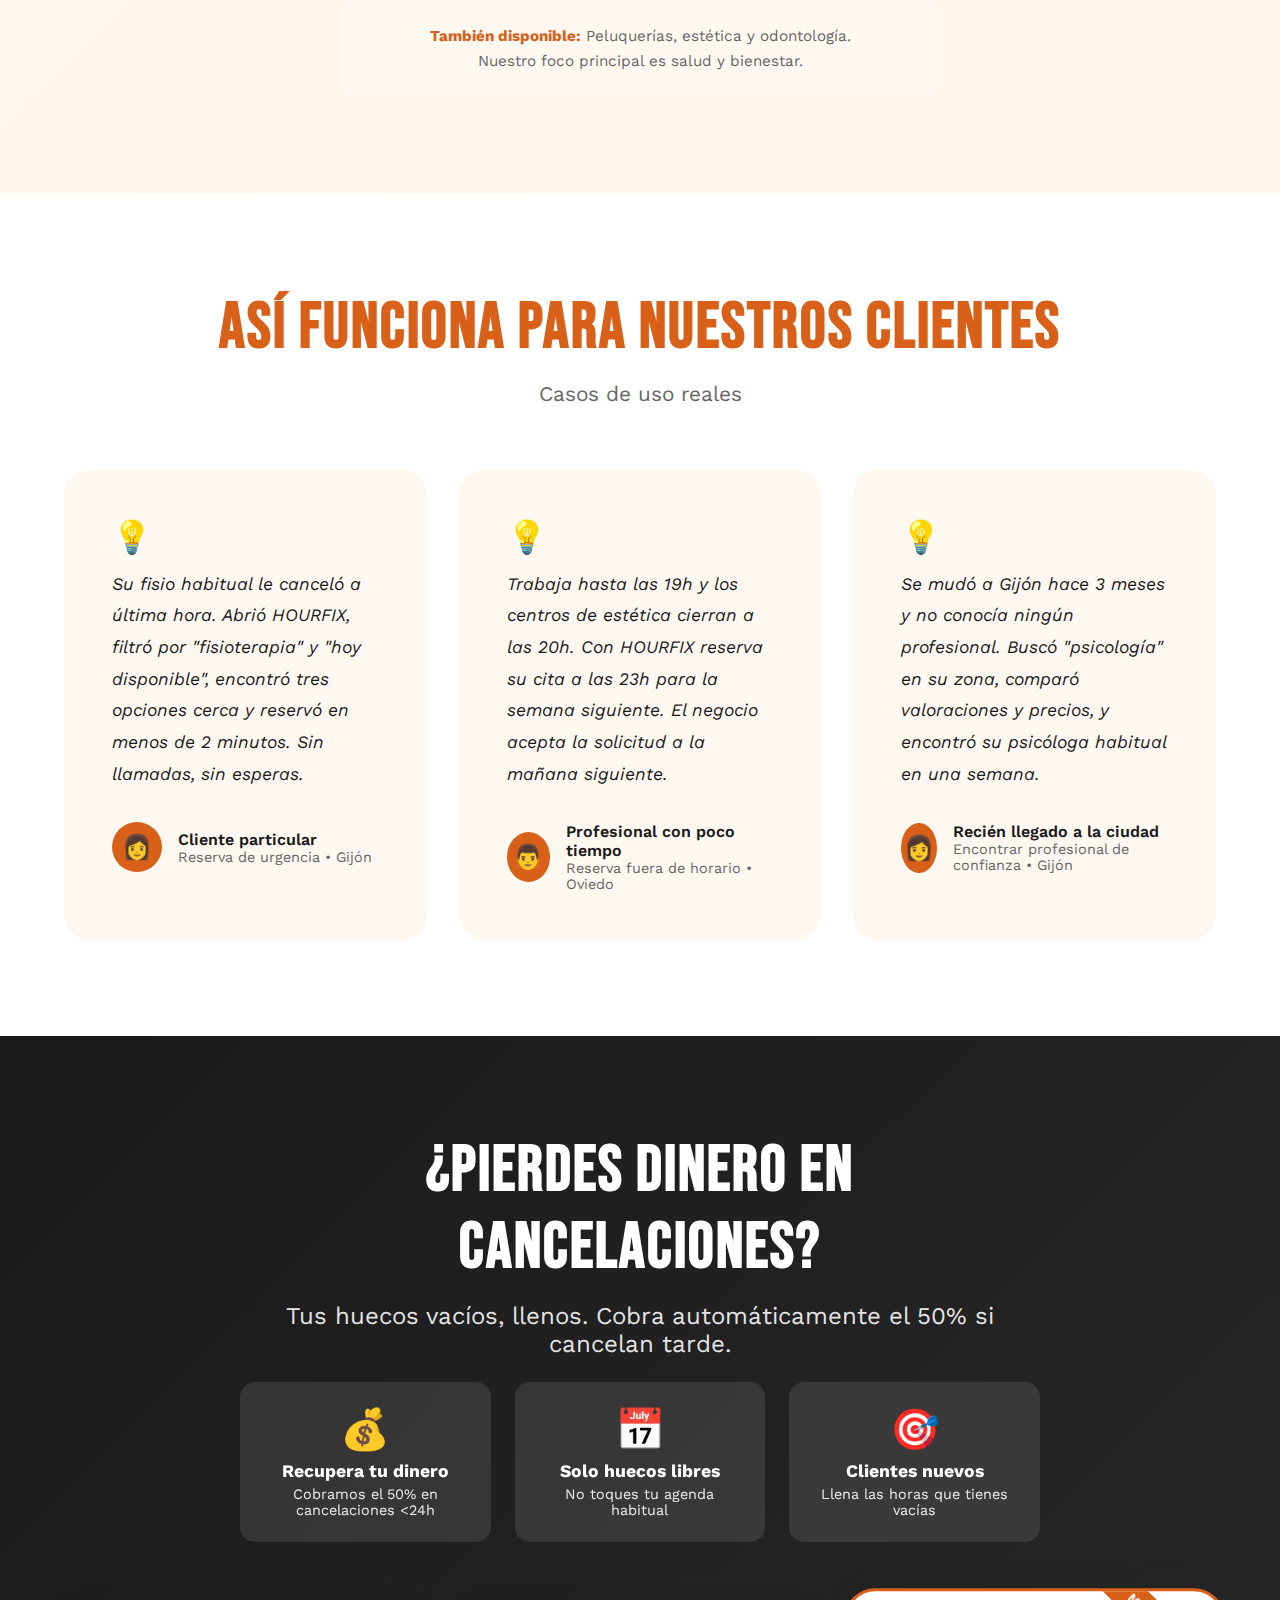
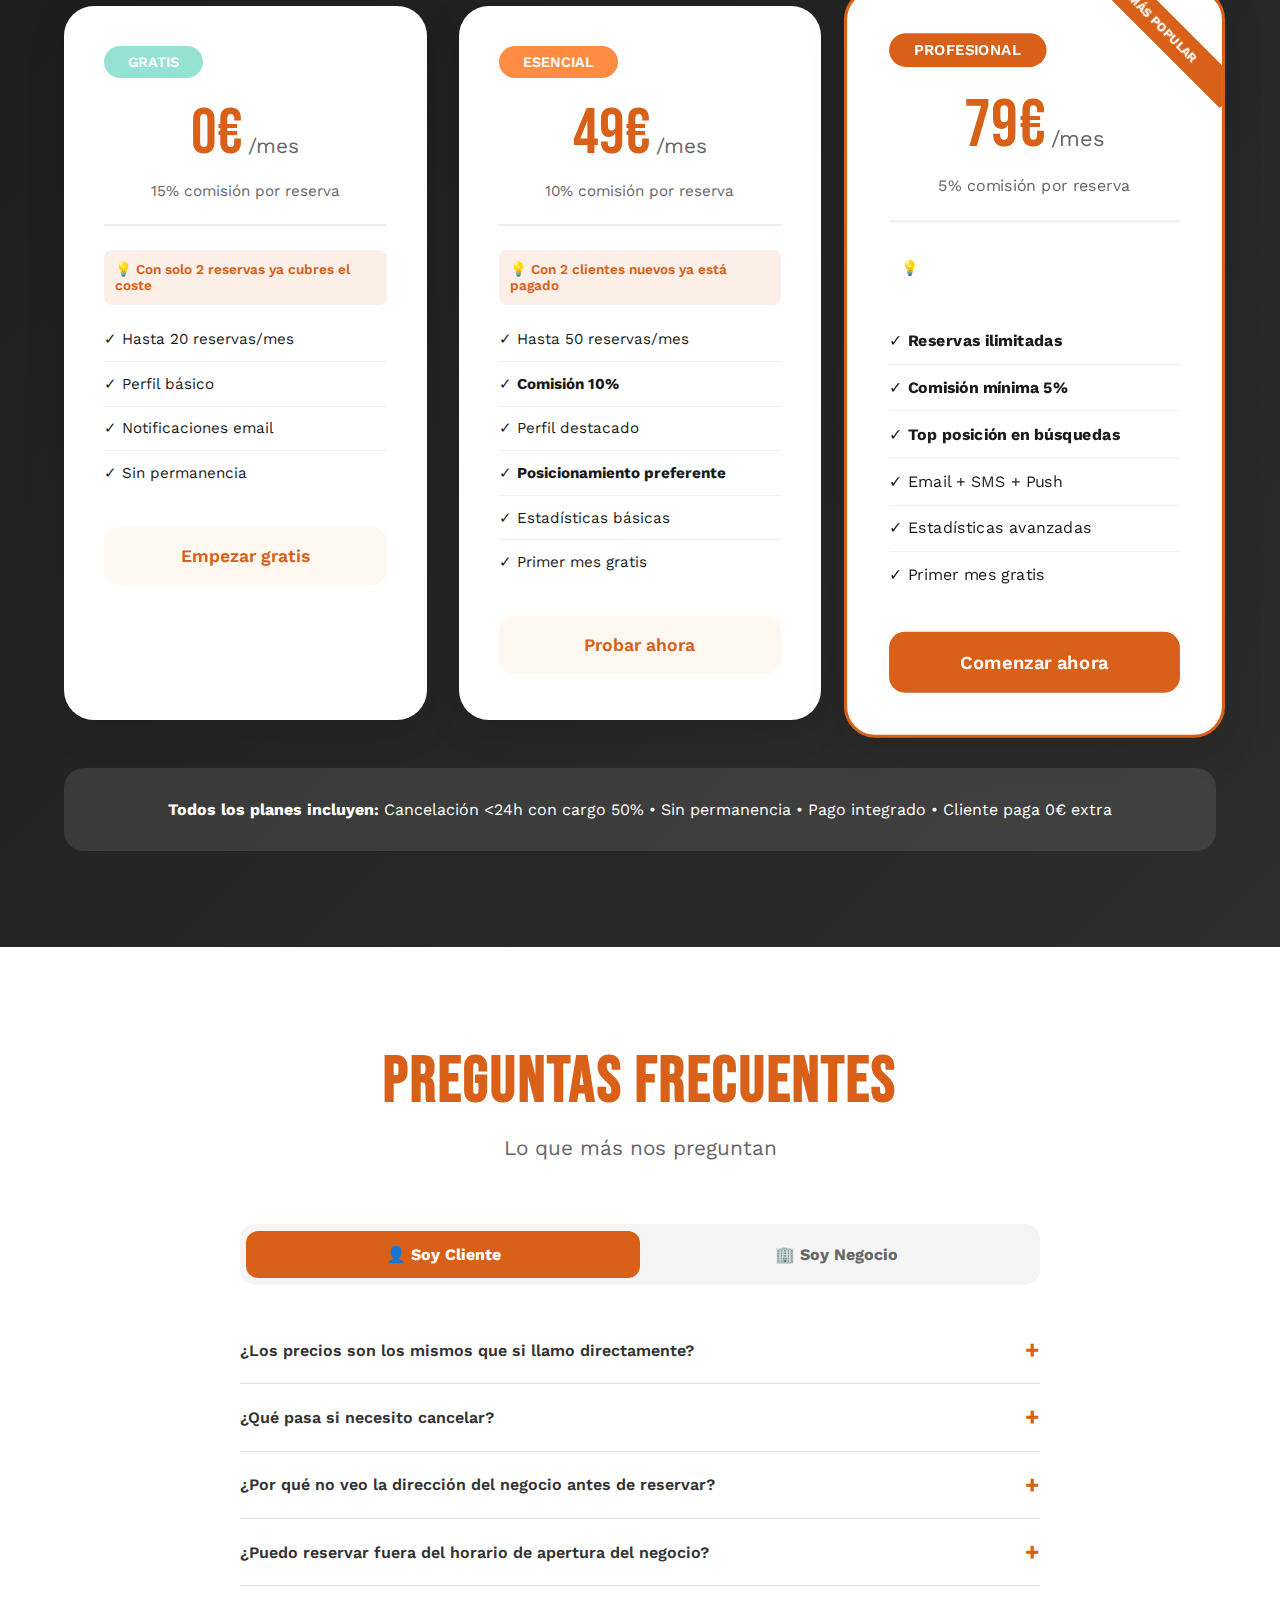
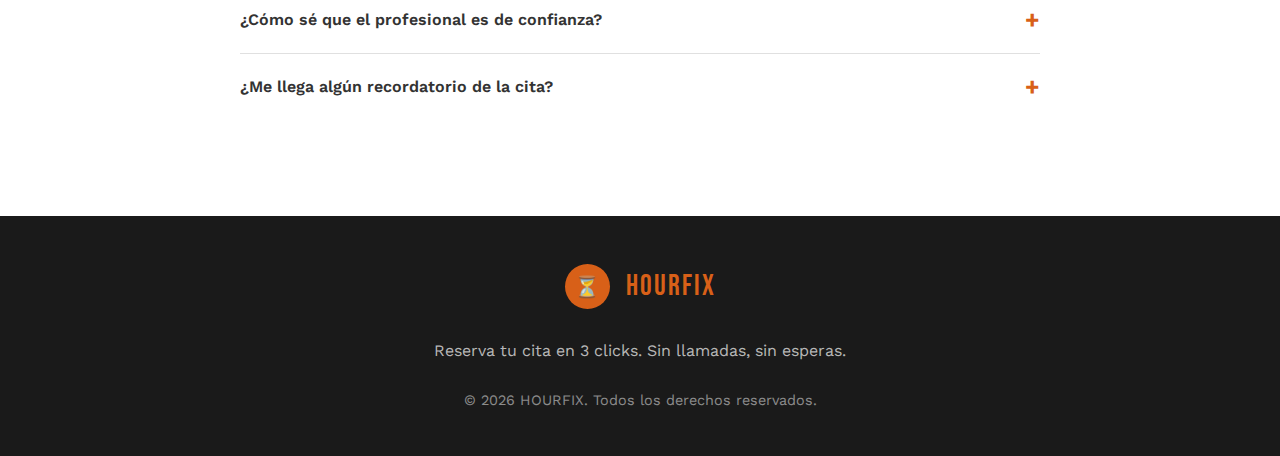
<file: hourfix-landing-3.html>
<!DOCTYPE html>
<html lang="es">
<head>
    <meta charset="UTF-8">
    <meta name="viewport" content="width=device-width, initial-scale=1.0">
    <title>HOURFIX - Reserva tu cita en 3 clicks</title>
    <link href="https://fonts.googleapis.com/css2?family=Bebas+Neue&family=Work+Sans:wght@300;400;600;700&display=swap" rel="stylesheet">
    <style>
        * { margin: 0; padding: 0; box-sizing: border-box; }
        
        :root {
            --orange-primary: #D86018;
            --orange-light: #FF8C42;
            --orange-dark: #B84D10;
            --cream: #FFF8F0;
            --dark: #1A1A1A;
            --gray: #666;
        }

        body {
            font-family: 'Work Sans', sans-serif;
            background: var(--cream);
            color: var(--dark);
            overflow-x: hidden;
        }

        /* Navigation */
        .nav {
            position: fixed;
            top: 0;
            width: 100%;
            padding: 1.5rem 5%;
            display: flex;
            justify-content: space-between;
            align-items: center;
            z-index: 1000;
            background: rgba(255, 248, 240, 0.95);
            backdrop-filter: blur(10px);
            border-bottom: 1px solid rgba(216, 96, 24, 0.1);
        }

        .logo {
            display: flex;
            align-items: center;
            gap: 1rem;
            cursor: pointer;
        }

        .logo-icon {
            width: 45px;
            height: 45px;
            background: var(--orange-primary);
            border-radius: 50%;
            display: flex;
            align-items: center;
            justify-content: center;
            font-size: 1.3rem;
            animation: pulse 2s infinite;
        }

        @keyframes pulse {
            0%, 100% { transform: scale(1); }
            50% { transform: scale(1.05); }
        }

        .logo-text {
            font-family: 'Bebas Neue', sans-serif;
            font-size: 1.8rem;
            color: var(--orange-primary);
            letter-spacing: 2px;
        }

        .nav-links {
            display: flex;
            gap: 2rem;
            list-style: none;
        }

        .nav-links a {
            color: var(--dark);
            text-decoration: none;
            font-weight: 500;
            transition: color 0.3s;
        }

        .nav-links a:hover {
            color: var(--orange-primary);
        }

        /* Hero */
        .hero {
            min-height: 100vh;
            display: flex;
            align-items: center;
            justify-content: center;
            background: linear-gradient(135deg, var(--cream) 0%, #FFF5E8 100%);
            position: relative;
            overflow: hidden;
            padding-top: 80px;
        }

        .hero-content {
            max-width: 1400px;
            padding: 4rem 5%;
            display: grid;
            grid-template-columns: 1fr 1fr;
            gap: 4rem;
            align-items: center;
            position: relative;
            z-index: 1;
        }

        .hero-text h1 {
            font-family: 'Bebas Neue', sans-serif;
            font-size: 5rem;
            line-height: 1;
            color: var(--orange-primary);
            margin-bottom: 1.5rem;
        }

        .hero-text .tagline {
            font-size: 1.8rem;
            color: var(--gray);
            margin-bottom: 2rem;
            font-weight: 300;
            line-height: 1.5;
        }

        .benefits {
            display: flex;
            flex-direction: column;
            gap: 1rem;
            margin-bottom: 2.5rem;
        }

        .benefit-item {
            display: flex;
            align-items: center;
            gap: 1rem;
            font-size: 1.1rem;
        }

        .benefit-icon {
            width: 40px;
            height: 40px;
            background: var(--orange-light);
            border-radius: 50%;
            display: flex;
            align-items: center;
            justify-content: center;
            font-size: 1.3rem;
            flex-shrink: 0;
        }

        .cta-buttons {
            display: flex;
            gap: 1.5rem;
        }

        .btn {
            padding: 1.2rem 3rem;
            font-size: 1.2rem;
            font-weight: 600;
            border: none;
            border-radius: 50px;
            cursor: pointer;
            transition: all 0.3s;
            text-decoration: none;
            display: inline-block;
            text-align: center;
        }

        .btn-primary {
            background: var(--orange-primary);
            color: white;
            box-shadow: 0 10px 30px rgba(216, 96, 24, 0.3);
        }

        .btn-primary:hover {
            background: var(--orange-dark);
            transform: translateY(-3px);
            box-shadow: 0 15px 40px rgba(216, 96, 24, 0.4);
        }

        .btn-secondary {
            background: transparent;
            color: var(--orange-primary);
            border: 2px solid var(--orange-primary);
        }

        .btn-secondary:hover {
            background: var(--orange-primary);
            color: white;
        }

        /* Phone Mockup */
        .phone-mockup {
            width: 100%;
            max-width: 350px;
            margin: 0 auto;
            background: white;
            border-radius: 40px;
            padding: 1rem;
            box-shadow: 0 30px 80px rgba(0,0,0,0.2);
        }

        .phone-screen {
            background: linear-gradient(135deg, #FFF8F0 0%, #FFE8D6 100%);
            border-radius: 30px;
            padding: 1.5rem 1rem;
            min-height: 500px;
            display: flex;
            flex-direction: column;
            gap: 1rem;
        }

        .screen-header {
            text-align: center;
            font-family: 'Bebas Neue', sans-serif;
            font-size: 1.3rem;
            color: var(--orange-primary);
            letter-spacing: 1px;
            margin-bottom: 1rem;
        }

        .service-icon-grid {
            display: grid;
            grid-template-columns: repeat(2, 1fr);
            gap: 0.8rem;
        }

        .service-mini {
            background: white;
            border-radius: 15px;
            padding: 1.2rem 0.8rem;
            text-align: center;
            box-shadow: 0 5px 15px rgba(0,0,0,0.1);
        }

        .service-mini-icon {
            font-size: 2rem;
            margin-bottom: 0.3rem;
        }

        .service-mini-name {
            font-size: 0.75rem;
            font-weight: 600;
            color: var(--dark);
        }

        /* Sections */
        .section {
            padding: 6rem 5%;
        }

        .section-title {
            font-family: 'Bebas Neue', sans-serif;
            font-size: 4rem;
            text-align: center;
            color: var(--orange-primary);
            margin-bottom: 1rem;
            letter-spacing: 2px;
        }

        .section-subtitle {
            text-align: center;
            font-size: 1.3rem;
            color: var(--gray);
            margin-bottom: 4rem;
        }

        /* How It Works */
        .how-it-works {
            background: white;
        }

        .steps-container {
            max-width: 1200px;
            margin: 0 auto;
            display: grid;
            grid-template-columns: repeat(3, 1fr);
            gap: 3rem;
        }

        .step-card {
            text-align: center;
            padding: 3rem 2rem;
            background: var(--cream);
            border-radius: 30px;
            transition: all 0.5s;
        }

        .step-card:hover {
            transform: translateY(-15px);
            box-shadow: 0 20px 60px rgba(216, 96, 24, 0.15);
        }

        .step-number {
            width: 80px;
            height: 80px;
            background: var(--orange-primary);
            border-radius: 50%;
            display: flex;
            align-items: center;
            justify-content: center;
            font-family: 'Bebas Neue', sans-serif;
            font-size: 3rem;
            color: white;
            margin: 0 auto 2rem;
            box-shadow: 0 10px 30px rgba(216, 96, 24, 0.3);
        }

        .step-card h3 {
            font-family: 'Bebas Neue', sans-serif;
            font-size: 2rem;
            color: var(--dark);
            margin-bottom: 1rem;
            letter-spacing: 1px;
        }

        .step-card p {
            font-size: 1.1rem;
            line-height: 1.8;
            color: var(--gray);
        }

        /* Services */
        .services {
            background: linear-gradient(135deg, var(--cream) 0%, #FFF5E8 100%);
        }

        .services-grid {
            max-width: 1400px;
            margin: 0 auto;
            display: grid;
            grid-template-columns: repeat(3, 1fr);
            gap: 2rem;
        }

        .service-card {
            background: white;
            border-radius: 30px;
            padding: 3rem 2rem;
            text-align: center;
            cursor: pointer;
            transition: all 0.4s;
            border: 3px solid transparent;
            box-shadow: 0 5px 20px rgba(0,0,0,0.05);
            text-decoration: none;
            color: inherit;
            display: block;
        }

        .service-card:hover {
            transform: translateY(-15px);
            border-color: var(--orange-light);
            box-shadow: 0 20px 50px rgba(216, 96, 24, 0.2);
        }

        .service-card-icon {
            font-size: 5rem;
            margin-bottom: 1.5rem;
        }

        .service-card h3 {
            font-family: 'Bebas Neue', sans-serif;
            font-size: 2rem;
            color: var(--dark);
            margin-bottom: 0.5rem;
            letter-spacing: 1px;
        }

        /* Testimonials */
        .testimonials {
            background: white;
        }

        .testimonials-grid {
            max-width: 1400px;
            margin: 0 auto;
            display: grid;
            grid-template-columns: repeat(3, 1fr);
            gap: 2rem;
        }

        .testimonial-card {
            background: var(--cream);
            border-radius: 25px;
            padding: 3rem;
            position: relative;
            transition: all 0.3s;
        }

        .testimonial-card:hover {
            transform: translateY(-10px);
            box-shadow: 0 20px 50px rgba(216, 96, 24, 0.15);
        }

        .quote-icon {
            font-size: 2rem;
            margin-bottom: 0.8rem;
            display: block;
        }

        .testimonial-text {
            font-size: 1.1rem;
            line-height: 1.8;
            color: var(--dark);
            margin-bottom: 2rem;
            font-style: italic;
        }

        .testimonial-author {
            display: flex;
            align-items: center;
            gap: 1rem;
        }

        .author-avatar {
            width: 50px;
            height: 50px;
            border-radius: 50%;
            background: var(--orange-primary);
            display: flex;
            align-items: center;
            justify-content: center;
            font-size: 1.5rem;
            color: white;
        }

        .author-info h4 {
            font-weight: 600;
            color: var(--dark);
        }

        .author-info p {
            font-size: 0.9rem;
            color: var(--gray);
        }

        /* Business Section */
        .business-section {
            background: linear-gradient(135deg, #1A1A1A 0%, #2D2D2D 100%);
            color: white;
        }

        .business-intro {
            text-align: center;
            max-width: 800px;
            margin: 0 auto 4rem;
        }

        .pricing-cards-container {
            display: grid;
            grid-template-columns: repeat(3, 1fr);
            gap: 2rem;
            max-width: 1400px;
            margin: 0 auto 3rem;
        }

        .pricing-card {
            background: white;
            border-radius: 30px;
            padding: 2.5rem;
            box-shadow: 0 10px 40px rgba(0,0,0,0.1);
            position: relative;
            overflow: hidden;
            transition: all 0.3s;
            color: var(--dark);
        }

        .pricing-card:hover {
            transform: translateY(-10px);
            box-shadow: 0 20px 60px rgba(0,0,0,0.2);
        }

        .pricing-card.featured {
            border: 3px solid var(--orange-primary);
            transform: scale(1.05);
        }

        .popular-badge {
            position: absolute;
            top: 20px;
            right: -35px;
            background: var(--orange-primary);
            color: white;
            padding: 0.5rem 3rem;
            transform: rotate(45deg);
            font-size: 0.75rem;
            font-weight: bold;
        }

        .pricing-badge {
            background: var(--orange-light);
            color: white;
            padding: 0.5rem 1.5rem;
            border-radius: 20px;
            display: inline-block;
            font-weight: 600;
            font-size: 0.9rem;
            margin-bottom: 1.5rem;
        }

        .pricing-amount {
            display: flex;
            align-items: baseline;
            justify-content: center;
            margin-bottom: 1rem;
        }

        .price-number {
            font-family: 'Bebas Neue', sans-serif;
            font-size: 4rem;
            color: var(--orange-primary);
            line-height: 1;
        }

        .price-period {
            font-size: 1.3rem;
            color: var(--gray);
            margin-left: 0.3rem;
        }

        .pricing-commission {
            text-align: center;
            color: var(--gray);
            font-size: 0.95rem;
            margin-bottom: 1.5rem;
            padding-bottom: 1.5rem;
            border-bottom: 2px solid #eee;
        }

        .plan-features {
            margin-bottom: 2rem;
        }

        .feature-item {
            padding: 0.8rem 0;
            border-bottom: 1px solid #f0f0f0;
            font-size: 0.95rem;
        }

        .feature-item:last-child {
            border-bottom: none;
        }

        .btn-plan {
            display: block;
            width: 100%;
            padding: 1.2rem;
            background: var(--cream);
            color: var(--orange-primary);
            text-align: center;
            border-radius: 15px;
            text-decoration: none;
            font-weight: 600;
            font-size: 1.1rem;
            transition: all 0.3s;
        }

        .btn-plan:hover {
            background: var(--orange-primary);
            color: white;
        }

        .btn-plan.featured-btn {
            background: var(--orange-primary);
            color: white;
        }

        .pricing-footer {
            text-align: center;
            padding: 2rem;
            background: rgba(255, 255, 255, 0.1);
            border-radius: 20px;
            max-width: 1200px;
            margin: 0 auto;
        }

        /* Footer */
        .footer {
            background: var(--dark);
            color: white;
            padding: 3rem 5%;
            text-align: center;
        }

        /* Mobile Responsive */
        .faq-item {
            border-bottom: 1px solid #E0E0E0;
            padding: 1.2rem 0;
            cursor: pointer;
        }
        .faq-item:last-child { border-bottom: none; }
        .faq-q { display: flex; justify-content: space-between; align-items: center; gap: 1rem; }
        .faq-q h3 { font-size: 1rem; font-weight: 600; color: #333; }
        .faq-q span { font-size: 1.5rem; color: #D86018; font-weight: bold; flex-shrink: 0; }
        .faq-a { display: none; margin-top: 0.8rem; color: #666; line-height: 1.7; font-size: 0.95rem; }

        @media (max-width: 1024px) {
            .hero-content {
                grid-template-columns: 1fr;
                text-align: center;
            }
            
            .steps-container {
                grid-template-columns: 1fr;
            }
            
            .services-grid {
                grid-template-columns: repeat(2, 1fr);
            }
            
            .testimonials-grid {
                grid-template-columns: 1fr;
            }
            
            .pricing-cards-container {
                grid-template-columns: 1fr;
            }
            
            .pricing-card.featured {
                transform: scale(1);
            }
        }

        @media (max-width: 768px) {
            .hero-text h1 {
                font-size: 3rem;
            }
            
            .section-title {
                font-size: 2.5rem;
            }
            
            .nav-links {
                display: none;
            }
            
            .services-grid {
                grid-template-columns: 1fr;
            }
            
            .cta-buttons {
                flex-direction: column;
            }
            
            .btn {
                width: 100%;
            }
            
            .phone-mockup {
                max-width: 280px;
            }
        }
    </style>
</head>
<body>
    <!-- Navigation -->
    <nav class="nav">
        <div class="logo" onclick="location.href='#inicio'">
            <div class="logo-icon">⏳</div>
            <div class="logo-text">HOURFIX</div>
        </div>
        <ul class="nav-links">
            <li><a href="#inicio">Inicio</a></li>
            <li><a href="#como-funciona">Cómo Funciona</a></li>
            <li><a href="#servicios">Servicios</a></li>
            <li><a href="#empresas">Para Empresas</a></li>
        </ul>
    </nav>

    <!-- Hero Section -->
    <section class="hero" id="inicio">
        <div class="hero-content">
            <div class="hero-text">
                <div style="background: linear-gradient(135deg, #D86018, #FF8C42); color: white; display: inline-block; padding: 0.5rem 1rem; border-radius: 8px; font-size: 0.85rem; font-weight: 700; margin-bottom: 1rem; letter-spacing: 1px;">
                    💊 ESPECIALIZADO EN SALUD • ASTURIAS
                </div>
                <h1>ACABA CON LAS CANCELACIONES SIN COSTE</h1>
                <p class="tagline">Para fisios, psicólogos, podólogos y entrenadores personales. Solo tus huecos libres. Cobra automáticamente el 50% si cancelan tarde.</p>
                
                <div class="benefits">
                    <div class="benefit-item">
                        <div class="benefit-icon">💰</div>
                        <span><strong>Recupera tu dinero:</strong> Cobramos el 50% en cancelaciones &lt;24h automáticamente</span>
                    </div>
                    <div class="benefit-item">
                        <div class="benefit-icon">📅</div>
                        <span><strong>Solo huecos libres:</strong> Tus clientes habituales siguen como siempre</span>
                    </div>
                    <div class="benefit-item">
                        <div class="benefit-icon">🏥</div>
                        <span><strong>Salud y bienestar:</strong> Fisios, psicólogos, podólogos, entrenadores y fitness</span>
                    </div>
                </div>

                <div class="cta-buttons">
                    <a href="#servicios" class="btn btn-primary">Ver cómo funciona</a>
                    <a href="#empresas" class="btn btn-secondary">Soy profesional</a>
                </div>
            </div>
            <div style="display: flex; justify-content: center;">
                <div class="phone-mockup">
                    <div class="phone-screen">
                        <div class="screen-header">¿QUÉ NECESITAS?</div>
                        <div class="service-icon-grid">
                            <div class="service-mini">
                                <div class="service-mini-icon">💆</div>
                                <div class="service-mini-name">Fisioterapia</div>
                            </div>
                            <div class="service-mini">
                                <div class="service-mini-icon">✂️</div>
                                <div class="service-mini-name">Peluquería</div>
                            </div>
                            <div class="service-mini">
                                <div class="service-mini-icon">💅</div>
                                <div class="service-mini-name">Estética</div>
                            </div>
                            <div class="service-mini">
                                <div class="service-mini-icon">🦷</div>
                                <div class="service-mini-name">Dental</div>
                            </div>
                            <div class="service-mini">
                                <div class="service-mini-icon">🧠</div>
                                <div class="service-mini-name">Psicología</div>
                            </div>
                            <div class="service-mini">
                                <div class="service-mini-icon">🦶</div>
                                <div class="service-mini-name">Podología</div>
                            </div>
                        </div>

                        <!-- Disponibilidad hoy -->
                        <div style="background: white; border-radius: 15px; padding: 1rem; box-shadow: 0 5px 15px rgba(0,0,0,0.08);">
                            <div style="font-size: 0.7rem; font-weight: 700; color: #D86018; margin-bottom: 0.6rem; letter-spacing: 1px;">📍 DISPONIBLE HOY EN GIJÓN</div>
                            <div style="display: flex; justify-content: space-between; align-items: center; margin-bottom: 0.5rem;">
                                <span style="font-size: 0.8rem; font-weight: 600;">FisioSalud Centro</span>
                                <span style="font-size: 0.75rem; color: #4CAF50; font-weight: 700;">⭐ 4.9</span>
                            </div>
                            <div style="display: flex; gap: 0.4rem; flex-wrap: wrap;">
                                <span style="background: #E8F5E9; color: #2E7D32; padding: 0.3rem 0.6rem; border-radius: 8px; font-size: 0.7rem; font-weight: 600;">10:00</span>
                                <span style="background: #E8F5E9; color: #2E7D32; padding: 0.3rem 0.6rem; border-radius: 8px; font-size: 0.7rem; font-weight: 600;">11:30</span>
                                <span style="background: #E8F5E9; color: #2E7D32; padding: 0.3rem 0.6rem; border-radius: 8px; font-size: 0.7rem; font-weight: 600;">16:00</span>
                                <span style="background: #FFEBEE; color: #C62828; padding: 0.3rem 0.6rem; border-radius: 8px; font-size: 0.7rem; font-weight: 600;">+3 más</span>
                            </div>
                        </div>

                        <!-- Botón reservar -->
                        <div style="background: #D86018; border-radius: 12px; padding: 0.9rem; text-align: center; color: white; font-weight: 700; font-size: 0.9rem;">
                            Reservar ahora →
                        </div>
                    </div>
                </div>
            </div>
        </div>
    </section>

    <!-- How It Works -->
    <section class="section how-it-works" id="como-funciona">
        <h2 class="section-title">CÓMO FUNCIONA</h2>
        <p class="section-subtitle">Así de simple</p>

        <div class="steps-container">
            <div class="step-card">
                <div class="step-number">1</div>
                <h3>Elige tu servicio</h3>
                <p>Selecciona lo que necesitas: fisioterapia, peluquería, estética o dental. Todo en un solo lugar.</p>
            </div>

            <div class="step-card">
                <div class="step-number">2</div>
                <h3>Busca y compara</h3>
                <p>Te mostramos las mejores opciones cerca de ti con precios, horarios disponibles y valoraciones reales.</p>
            </div>

            <div class="step-card">
                <div class="step-number">3</div>
                <h3>Confirma y listo</h3>
                <p>Reserva en segundos. Recibe confirmación instantánea con todos los detalles de tu cita.</p>
            </div>
        </div>
    </section>

    <!-- Services -->
    <section class="section services" id="servicios">
        <h2 class="section-title">PROFESIONALES DE SALUD Y BIENESTAR</h2>
        <p class="section-subtitle">Especializado en servicios de salud en Gijón y Oviedo</p>
        
        <div class="services-grid">
            <a href="demo-b2c-interactive.html?servicio=fisioterapia" class="service-card" style="border: 3px solid #D86018;">
                <div class="service-card-icon">💆</div>
                <h3>Fisioterapia</h3>
                <p>Centros especializados con profesionales certificados</p>
                <div style="background: #FFF8F0; padding: 0.5rem; border-radius: 8px; margin-top: 0.8rem; font-size: 0.85rem; color: #D86018; font-weight: 600;">
                    ⭐ Sector prioritario
                </div>
            </a>
            <a href="demo-b2c-interactive.html?servicio=psicologia" class="service-card" style="border: 3px solid #D86018;">
                <div class="service-card-icon">🧠</div>
                <h3>Psicología</h3>
                <p>Terapia individual, de pareja y familiar</p>
                <div style="background: #FFF8F0; padding: 0.5rem; border-radius: 8px; margin-top: 0.8rem; font-size: 0.85rem; color: #D86018; font-weight: 600;">
                    ⭐ Sector prioritario
                </div>
            </a>
            <a href="demo-b2c-interactive.html?servicio=podologia" class="service-card" style="border: 3px solid #D86018;">
                <div class="service-card-icon">🦶</div>
                <h3>Podología</h3>
                <p>Cuidado profesional del pie y biomecánica</p>
                <div style="background: #FFF8F0; padding: 0.5rem; border-radius: 8px; margin-top: 0.8rem; font-size: 0.85rem; color: #D86018; font-weight: 600;">
                    ⭐ Sector prioritario
                </div>
            </a>
            <a href="demo-b2c-interactive.html?servicio=entrenador" class="service-card" style="border: 3px solid #D86018;">
                <div class="service-card-icon">💪</div>
                <h3>Entrenadores Personales</h3>
                <p>Sesiones individuales y entrenamiento personalizado</p>
                <div style="background: #FFF8F0; padding: 0.5rem; border-radius: 8px; margin-top: 0.8rem; font-size: 0.85rem; color: #D86018; font-weight: 600;">
                    ⭐ Sector prioritario
                </div>
            </a>
            <a href="demo-b2c-interactive.html?servicio=baile" class="service-card">
                <div class="service-card-icon">🩰</div>
                <h3>Clases de Baile</h3>
                <p>Salsa, bachata, contemporáneo, urbano</p>
            </a>
            <a href="demo-b2c-interactive.html?servicio=fitness" class="service-card">
                <div class="service-card-icon">🤸</div>
                <h3>Barre y Fitness</h3>
                <p>Clases de barre, HIIT y fitness en grupo</p>
            </a>
            <a href="demo-b2c-interactive.html?servicio=osteopatia" class="service-card">
                <div class="service-card-icon">💪</div>
                <h3>Osteopatía</h3>
                <p>Tratamiento manual del aparato locomotor</p>
            </a>
            <a href="demo-b2c-interactive.html?servicio=nutricion" class="service-card">
                <div class="service-card-icon">🥗</div>
                <h3>Nutrición</h3>
                <p>Dietistas y nutricionistas especializados</p>
            </a>
            <a href="demo-b2c-interactive.html?servicio=yoga" class="service-card">
                <div class="service-card-icon">🧘</div>
                <h3>Yoga y Pilates</h3>
                <p>Clases individuales y en grupo</p>
            </a>
        </div>
        
        <div style="text-align: center; margin-top: 3rem; padding: 1.5rem; background: #FFF8F0; border-radius: 15px; max-width: 600px; margin-left: auto; margin-right: auto;">
            <p style="font-size: 0.95rem; color: #666; line-height: 1.6;">
                <strong style="color: #D86018;">También disponible:</strong> Peluquerías, estética y odontología.<br>
                Nuestro foco principal es salud y bienestar.
            </p>
        </div>
    </section>

    <!-- Testimonials -->
    <section class="section testimonials">
        <h2 class="section-title">ASÍ FUNCIONA PARA NUESTROS CLIENTES</h2>
        <p class="section-subtitle">Casos de uso reales</p>

        <div class="testimonials-grid">
            <div class="testimonial-card">
                <div class="quote-icon">💡</div>
                <p class="testimonial-text">
                    Su fisio habitual le canceló a última hora. Abrió HOURFIX, filtró por "fisioterapia" y "hoy disponible", 
                    encontró tres opciones cerca y reservó en menos de 2 minutos. Sin llamadas, sin esperas.
                </p>
                <div class="testimonial-author">
                    <div class="author-avatar">👩</div>
                    <div class="author-info">
                        <h4>Cliente particular</h4>
                        <p>Reserva de urgencia • Gijón</p>
                    </div>
                </div>
            </div>

            <div class="testimonial-card">
                <div class="quote-icon">💡</div>
                <p class="testimonial-text">
                    Trabaja hasta las 19h y los centros de estética cierran a las 20h. Con HOURFIX reserva 
                    su cita a las 23h para la semana siguiente. El negocio acepta la solicitud a la mañana siguiente.
                </p>
                <div class="testimonial-author">
                    <div class="author-avatar">👨</div>
                    <div class="author-info">
                        <h4>Profesional con poco tiempo</h4>
                        <p>Reserva fuera de horario • Oviedo</p>
                    </div>
                </div>
            </div>

            <div class="testimonial-card">
                <div class="quote-icon">💡</div>
                <p class="testimonial-text">
                    Se mudó a Gijón hace 3 meses y no conocía ningún profesional. Buscó "psicología" 
                    en su zona, comparó valoraciones y precios, y encontró su psicóloga habitual en una semana.
                </p>
                <div class="testimonial-author">
                    <div class="author-avatar">👩</div>
                    <div class="author-info">
                        <h4>Recién llegado a la ciudad</h4>
                        <p>Encontrar profesional de confianza • Gijón</p>
                    </div>
                </div>
            </div>
        </div>
    </section>

    <!-- Business Section -->
    <section class="section business-section" id="empresas">
        <div class="business-intro">
            <h2 class="section-title" style="color: white;">¿PIERDES DINERO EN CANCELACIONES?</h2>
            <p style="font-size: 1.5rem; color: rgba(255,255,255,0.9); margin-bottom: 1.5rem;">
                Tus huecos vacíos, llenos. Cobra automáticamente el 50% si cancelan tarde.
            </p>
            <div style="display: grid; grid-template-columns: repeat(3, 1fr); gap: 1.5rem; max-width: 900px; margin: 0 auto 3rem;">
                <div style="background: rgba(255,255,255,0.1); border-radius: 15px; padding: 1.5rem; text-align: center; backdrop-filter: blur(10px);">
                    <div style="font-size: 2.5rem; margin-bottom: 0.5rem;">💰</div>
                    <div style="font-size: 1.1rem; font-weight: 700; margin-bottom: 0.3rem;">Recupera tu dinero</div>
                    <div style="font-size: 0.9rem; opacity: 0.9;">Cobramos el 50% en cancelaciones &lt;24h</div>
                </div>
                <div style="background: rgba(255,255,255,0.1); border-radius: 15px; padding: 1.5rem; text-align: center; backdrop-filter: blur(10px);">
                    <div style="font-size: 2.5rem; margin-bottom: 0.5rem;">📅</div>
                    <div style="font-size: 1.1rem; font-weight: 700; margin-bottom: 0.3rem;">Solo huecos libres</div>
                    <div style="font-size: 0.9rem; opacity: 0.9;">No toques tu agenda habitual</div>
                </div>
                <div style="background: rgba(255,255,255,0.1); border-radius: 15px; padding: 1.5rem; text-align: center; backdrop-filter: blur(10px);">
                    <div style="font-size: 2.5rem; margin-bottom: 0.5rem;">🎯</div>
                    <div style="font-size: 1.1rem; font-weight: 700; margin-bottom: 0.3rem;">Clientes nuevos</div>
                    <div style="font-size: 0.9rem; opacity: 0.9;">Llena las horas que tienes vacías</div>
                </div>
            </div>
        </div>

        <div class="pricing-cards-container">
            <!-- Plan Gratis -->
            <div class="pricing-card">
                <div class="pricing-badge" style="background: #95E1D3;">GRATIS</div>
                <div class="pricing-amount">
                    <span class="price-number">0€</span>
                    <span class="price-period">/mes</span>
                </div>
                <div class="pricing-commission">15% comisión por reserva</div>
                <div style="background: rgba(216,96,24,0.1); border-radius: 8px; padding: 0.7rem; margin: 0.8rem 0; font-size: 0.85rem; color: #D86018; font-weight: 600;">
                    💡 Con solo 2 reservas ya cubres el coste
                </div>
                <div class="plan-features">
                    <div class="feature-item">✓ Hasta 20 reservas/mes</div>
                    <div class="feature-item">✓ Perfil básico</div>
                    <div class="feature-item">✓ Notificaciones email</div>
                    <div class="feature-item">✓ Sin permanencia</div>
                </div>
                <a href="lista-espera.html" target="_blank" class="btn-plan">Empezar gratis</a>
            </div>

            <!-- Plan Esencial -->
            <div class="pricing-card">
                <div class="pricing-badge">ESENCIAL</div>
                <div class="pricing-amount">
                    <span class="price-number">49€</span>
                    <span class="price-period">/mes</span>
                </div>
                <div class="pricing-commission">10% comisión por reserva</div>
                <div style="background: rgba(216,96,24,0.1); border-radius: 8px; padding: 0.7rem; margin: 0.8rem 0; font-size: 0.85rem; color: #D86018; font-weight: 600;">
                    💡 Con 2 clientes nuevos ya está pagado
                </div>
                <div class="plan-features">
                    <div class="feature-item">✓ Hasta 50 reservas/mes</div>
                    <div class="feature-item">✓ <strong>Comisión 10%</strong></div>
                    <div class="feature-item">✓ Perfil destacado</div>
                    <div class="feature-item">✓ <strong>Posicionamiento preferente</strong></div>
                    <div class="feature-item">✓ Estadísticas básicas</div>
                    <div class="feature-item">✓ Primer mes gratis</div>
                </div>
                <a href="lista-espera.html" target="_blank" class="btn-plan">Probar ahora</a>
            </div>

            <!-- Plan Pro -->
            <div class="pricing-card featured">
                <div class="popular-badge">MÁS POPULAR</div>
                <div class="pricing-badge" style="background: var(--orange-primary);">PROFESIONAL</div>
                <div class="pricing-amount">
                    <span class="price-number">79€</span>
                    <span class="price-period">/mes</span>
                </div>
                <div class="pricing-commission">5% comisión por reserva</div>
                <div style="background: rgba(255,255,255,0.2); border-radius: 8px; padding: 0.7rem; margin: 0.8rem 0; font-size: 0.85rem; color: white; font-weight: 600;">
                    💡 A partir de 10 reservas/mes, el más rentable
                </div>
                <div class="plan-features">
                    <div class="feature-item">✓ <strong>Reservas ilimitadas</strong></div>
                    <div class="feature-item">✓ <strong>Comisión mínima 5%</strong></div>
                    <div class="feature-item">✓ <strong>Top posición en búsquedas</strong></div>
                    <div class="feature-item">✓ Email + SMS + Push</div>
                    <div class="feature-item">✓ Estadísticas avanzadas</div>
                    <div class="feature-item">✓ Primer mes gratis</div>
                </div>
                <a href="lista-espera.html" target="_blank" class="btn-plan featured-btn">Comenzar ahora</a>
            </div>
        </div>

        <div class="pricing-footer">
            <p><strong>Todos los planes incluyen:</strong> Cancelación &lt;24h con cargo 50% • Sin permanencia • Pago integrado • Cliente paga 0€ extra</p>
        </div>
    </section>

    <!-- FAQ -->
    <section class="section" style="background: white;" id="faq">
        <h2 class="section-title">PREGUNTAS FRECUENTES</h2>
        <p class="section-subtitle">Lo que más nos preguntan</p>

        <div style="max-width: 800px; margin: 0 auto;">

            <!-- TABS -->
            <div style="display: flex; background: #F5F5F5; border-radius: 15px; padding: 0.4rem; margin-bottom: 2rem;">
                <button id="tab-cliente" onclick="switchFaqTab('cliente')" style="flex: 1; padding: 0.9rem; border: none; border-radius: 12px; font-family: 'Work Sans', sans-serif; font-size: 1rem; font-weight: 700; cursor: pointer; background: #D86018; color: white; transition: 0.3s;">
                    👤 Soy Cliente
                </button>
                <button id="tab-negocio" onclick="switchFaqTab('negocio')" style="flex: 1; padding: 0.9rem; border: none; border-radius: 12px; font-family: 'Work Sans', sans-serif; font-size: 1rem; font-weight: 700; cursor: pointer; background: transparent; color: #666; transition: 0.3s;">
                    🏢 Soy Negocio
                </button>
            </div>

            <!-- FAQS CLIENTE -->
            <div id="faqs-cliente">
                <div class="faq-item" onclick="toggleFaq(this)">
                    <div class="faq-q"><h3>¿Los precios son los mismos que si llamo directamente?</h3><span>+</span></div>
                    <p class="faq-a">Sí, exactamente los mismos. HOURFIX no cobra nada al cliente. La comisión la paga el negocio, no tú. Lo que ves en la plataforma es el precio final, sin sorpresas.</p>
                </div>
                <div class="faq-item" onclick="toggleFaq(this)">
                    <div class="faq-q"><h3>¿Qué pasa si necesito cancelar?</h3><span>+</span></div>
                    <p class="faq-a">Puedes cancelar gratis hasta 24 horas antes de tu cita. Si cancelas con menos de 24 horas de antelación, se aplica un cargo del 50% del precio del servicio. Esto protege al profesional, que había reservado ese tiempo para ti.</p>
                </div>
                <div class="faq-item" onclick="toggleFaq(this)">
                    <div class="faq-q"><h3>¿Por qué no veo la dirección del negocio antes de reservar?</h3><span>+</span></div>
                    <p class="faq-a">La zona y el barrio son siempre visibles. La dirección exacta y el teléfono se revelan al confirmar la reserva. Así garantizamos que los datos solo llegan a clientes reales con una cita confirmada.</p>
                </div>
                <div class="faq-item" onclick="toggleFaq(this)">
                    <div class="faq-q"><h3>¿Puedo reservar fuera del horario de apertura del negocio?</h3><span>+</span></div>
                    <p class="faq-a">Sí. HOURFIX funciona las 24 horas. Reservas a las 11 de la noche para la semana siguiente y el negocio confirma cuando abra por la mañana.</p>
                </div>
                <div class="faq-item" onclick="toggleFaq(this)">
                    <div class="faq-q"><h3>¿Cómo sé que el profesional es de confianza?</h3><span>+</span></div>
                    <p class="faq-a">Todos los negocios están verificados. Las valoraciones solo las pueden dejar clientes que han reservado y acudido a su cita. Sin opiniones anónimas ni falsas.</p>
                </div>
                <div class="faq-item" onclick="toggleFaq(this)">
                    <div class="faq-q"><h3>¿Me llega algún recordatorio de la cita?</h3><span>+</span></div>
                    <p class="faq-a">Sí, recibes confirmación por email al reservar y un recordatorio automático 24 horas antes de tu cita.</p>
                </div>
            </div>

            <!-- FAQS NEGOCIO -->
            <div id="faqs-negocio" style="display: none;">
                <div class="faq-item" onclick="toggleFaq(this)">
                    <div class="faq-q"><h3>¿Por qué HOURFIX y no simplemente que me llamen por teléfono?</h3><span>+</span></div>
                    <p class="faq-a">Llamar implica que estés disponible, que no haya cola y que el cliente recuerde llamar en horario de apertura. HOURFIX funciona a las 11 de la noche, el domingo, o mientras el cliente está en el trabajo. Para ti también es mejor: sin interrupciones, sin llamadas perdidas, sin volver a llamar.</p>
                </div>
                <div class="faq-item" onclick="toggleFaq(this)">
                    <div class="faq-q"><h3>¿Cuánto me cuesta realmente?</h3><span>+</span></div>
                    <p class="faq-a">En el plan gratuito, solo pagas el 15% de cada reserva que recibes. Si no recibes reservas, no pagas nada. En el Esencial (49€/mes) la comisión baja al 10% — con 2 clientes nuevos al mes ya está pagado. En el Profesional (79€/mes) baja al 5% y tienes posicionamiento prioritario en búsquedas.</p>
                </div>
                <div class="faq-item" onclick="toggleFaq(this)">
                    <div class="faq-q"><h3>¿Qué pasa si un cliente cancela a última hora?</h3><span>+</span></div>
                    <p class="faq-a">HOURFIX cobra automáticamente el 50% del servicio al cliente que cancela con menos de 24 horas. Ese dinero va a ti. Acabas con las cancelaciones sin coste y sin conversaciones incómodas.</p>
                </div>
                <div class="faq-item" onclick="toggleFaq(this)">
                    <div class="faq-q"><h3>¿Tengo que cambiar cómo trabajo con mis clientes habituales?</h3><span>+</span></div>
                    <p class="faq-a">No. HOURFIX es para llenar los huecos que ya tienes vacíos. Tus clientes de siempre siguen como siempre. Tú decides qué horarios ofreces en la plataforma.</p>
                </div>
                <div class="faq-item" onclick="toggleFaq(this)">
                    <div class="faq-q"><h3>¿Puedo controlar qué reservas acepto?</h3><span>+</span></div>
                    <p class="faq-a">Sí. Cada solicitud llega a tu panel y tú decides aceptar o rechazar antes de confirmar. No es automático a no ser que tú quieras que lo sea.</p>
                </div>
                <div class="faq-item" onclick="toggleFaq(this)">
                    <div class="faq-q"><h3>¿En qué se diferencia HOURFIX de otras plataformas?</h3><span>+</span></div>
                    <p class="faq-a">Nos especializamos en profesionales de salud y bienestar en Asturias. Otras plataformas son globales y genéricas. Nosotros cobramos automáticamente el 50% en cancelaciones tardías (otras no lo hacen), y solo necesitas ofrecer tus huecos libres — no queremos todo tu calendario. Además, nosotros no cobramos nada al cliente final, mientras que muchas plataformas añaden tarifas de servicio que alejan a tus clientes.</p>
                </div>
                <div class="faq-item" onclick="toggleFaq(this)">
                    <div class="faq-q"><h3>¿Me ata a un contrato largo?</h3><span>+</span></div>
                    <p class="faq-a">No hay permanencia. Cancelas cuando quieras. Los planes de pago son mes a mes y puedes cambiar de plan en cualquier momento.</p>
                </div>
            </div>

        </div>
    </section>

    <!-- Footer -->
    <footer class="footer" id="contacto">
        <div class="logo" style="justify-content: center; margin-bottom: 2rem;">
            <div class="logo-icon">⏳</div>
            <div class="logo-text">HOURFIX</div>
        </div>
        <p style="color: rgba(255,255,255,0.7); margin-bottom: 2rem;">
            Reserva tu cita en 3 clicks. Sin llamadas, sin esperas.
        </p>
        <p style="color: rgba(255,255,255,0.5); font-size: 0.9rem;">
            &copy; 2026 HOURFIX. Todos los derechos reservados.
        </p>
    </footer>

    <script>
        function toggleFaq(el) {
            const answer = el.querySelector('.faq-a');
            const icon = el.querySelector('.faq-q span');
            const isOpen = answer.style.display === 'block';
            document.querySelectorAll('.faq-a').forEach(a => a.style.display = 'none');
            document.querySelectorAll('.faq-q span').forEach(s => s.textContent = '+');
            if (!isOpen) {
                answer.style.display = 'block';
                icon.textContent = '−';
            }
        }

        function switchFaqTab(tab) {
            const isCliente = tab === 'cliente';
            document.getElementById('faqs-cliente').style.display = isCliente ? 'block' : 'none';
            document.getElementById('faqs-negocio').style.display = isCliente ? 'none' : 'block';
            document.getElementById('tab-cliente').style.background = isCliente ? '#D86018' : 'transparent';
            document.getElementById('tab-cliente').style.color = isCliente ? 'white' : '#666';
            document.getElementById('tab-negocio').style.background = isCliente ? 'transparent' : '#D86018';
            document.getElementById('tab-negocio').style.color = isCliente ? '#666' : 'white';
            document.querySelectorAll('.faq-a').forEach(a => a.style.display = 'none');
            document.querySelectorAll('.faq-q span').forEach(s => s.textContent = '+');
        }

        document.querySelectorAll('a[href^="#"]').forEach(anchor => {
            anchor.addEventListener('click', function(e) {
                e.preventDefault();
                const target = document.querySelector(this.getAttribute('href'));
                if (target) target.scrollIntoView({ behavior: 'smooth', block: 'start' });
            });
        });
    </script>
</body>
</html>
</file>
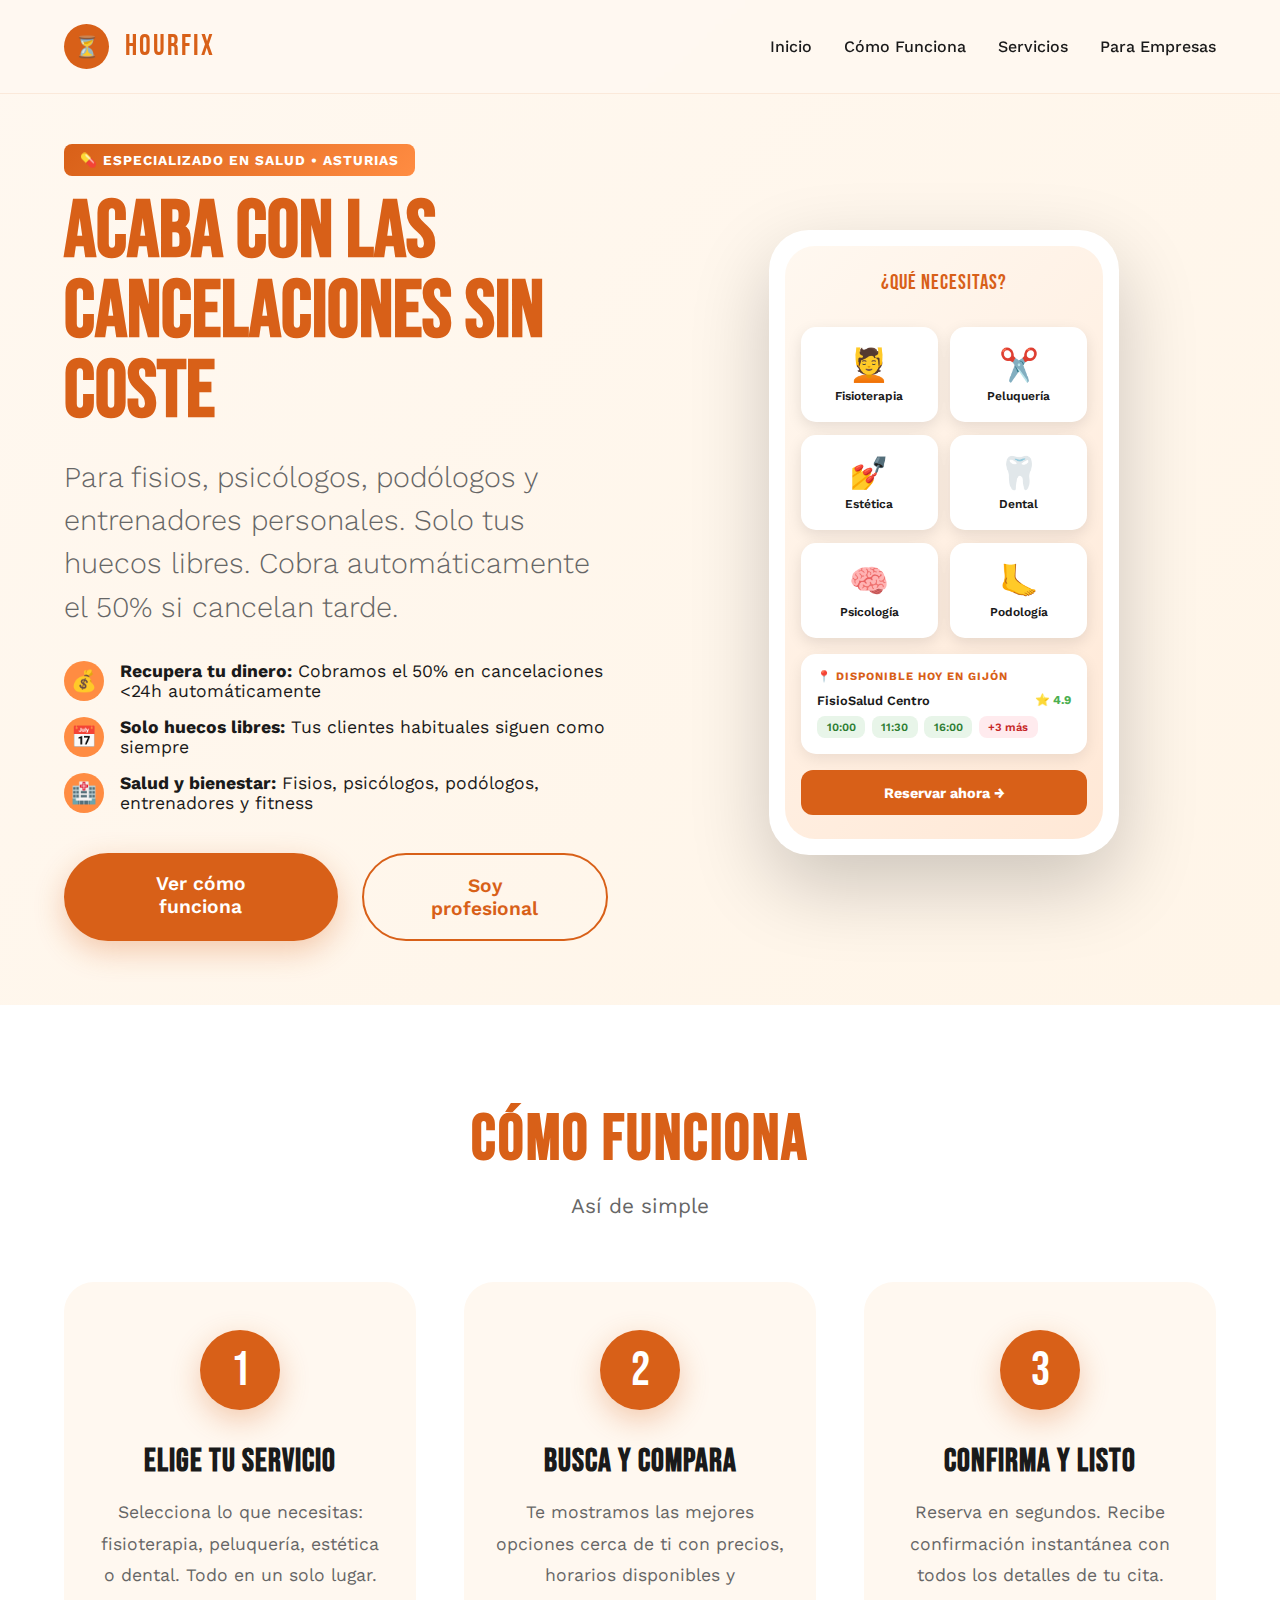
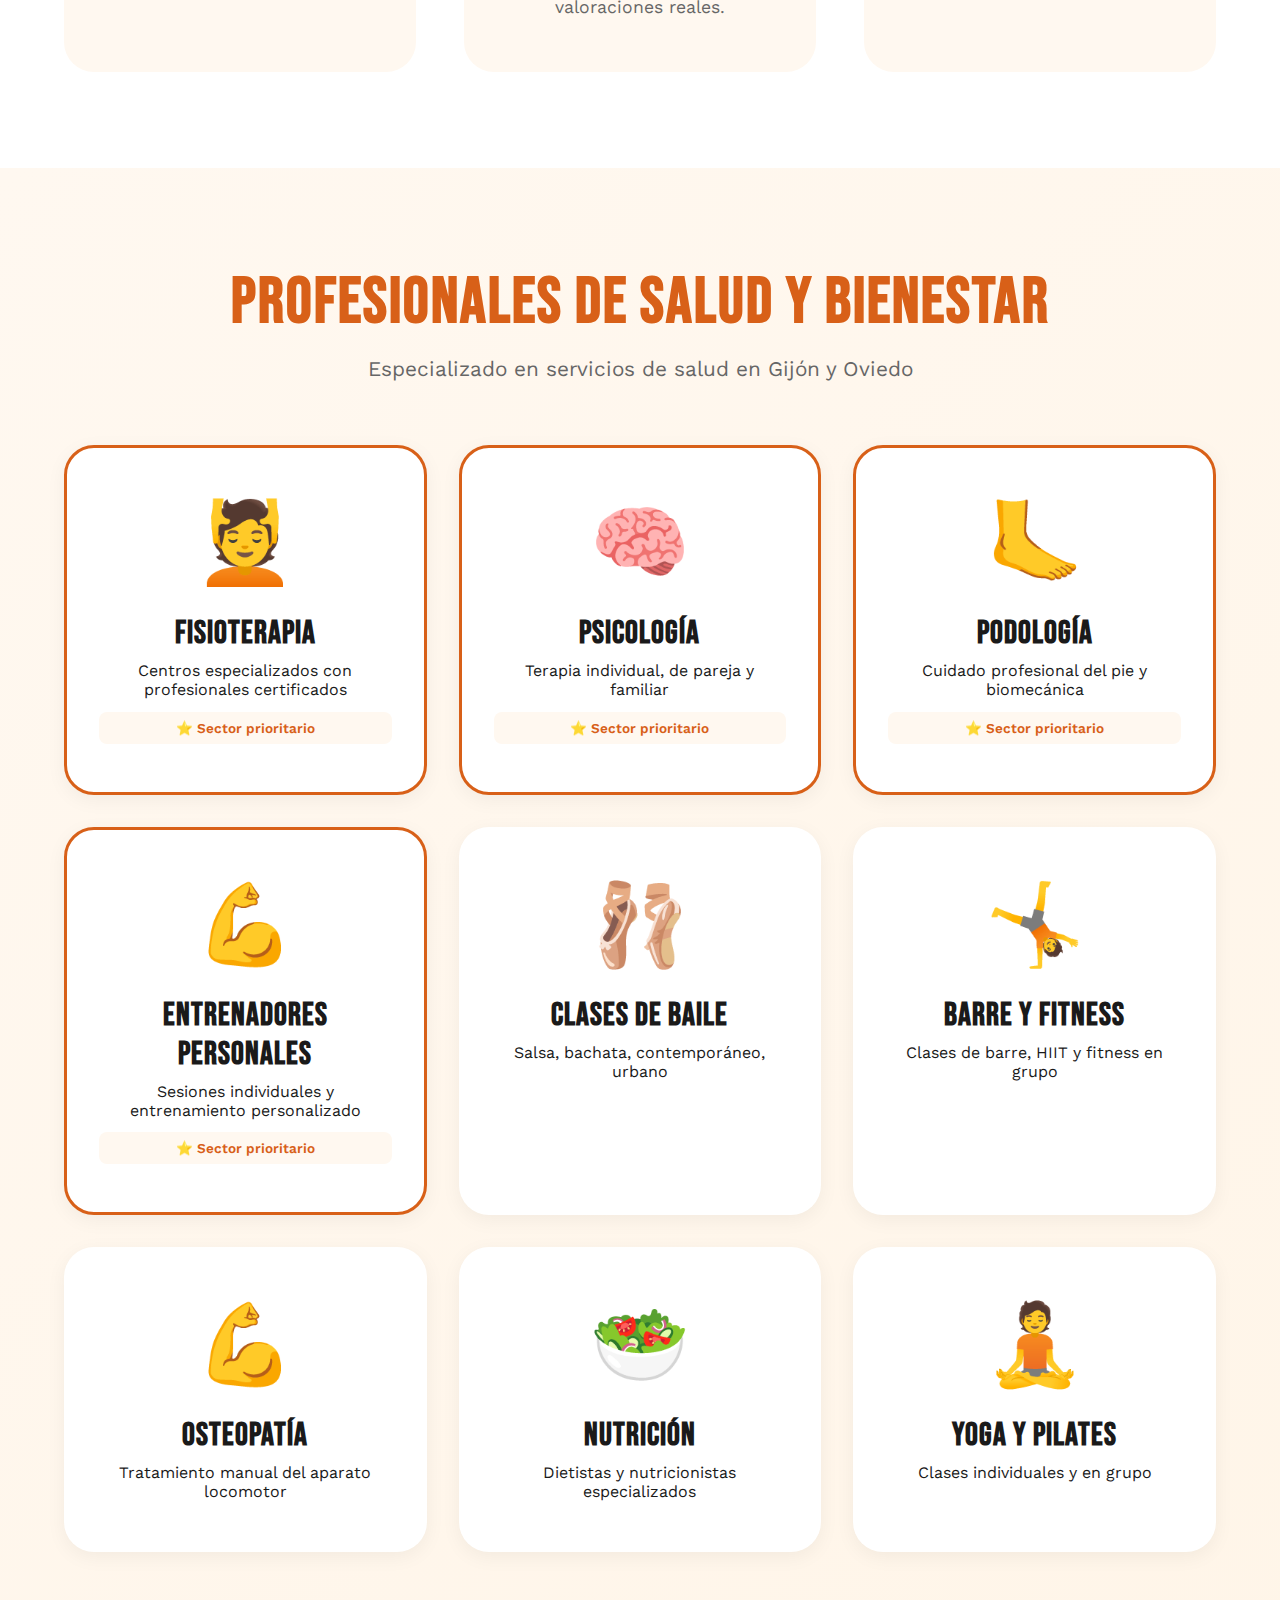
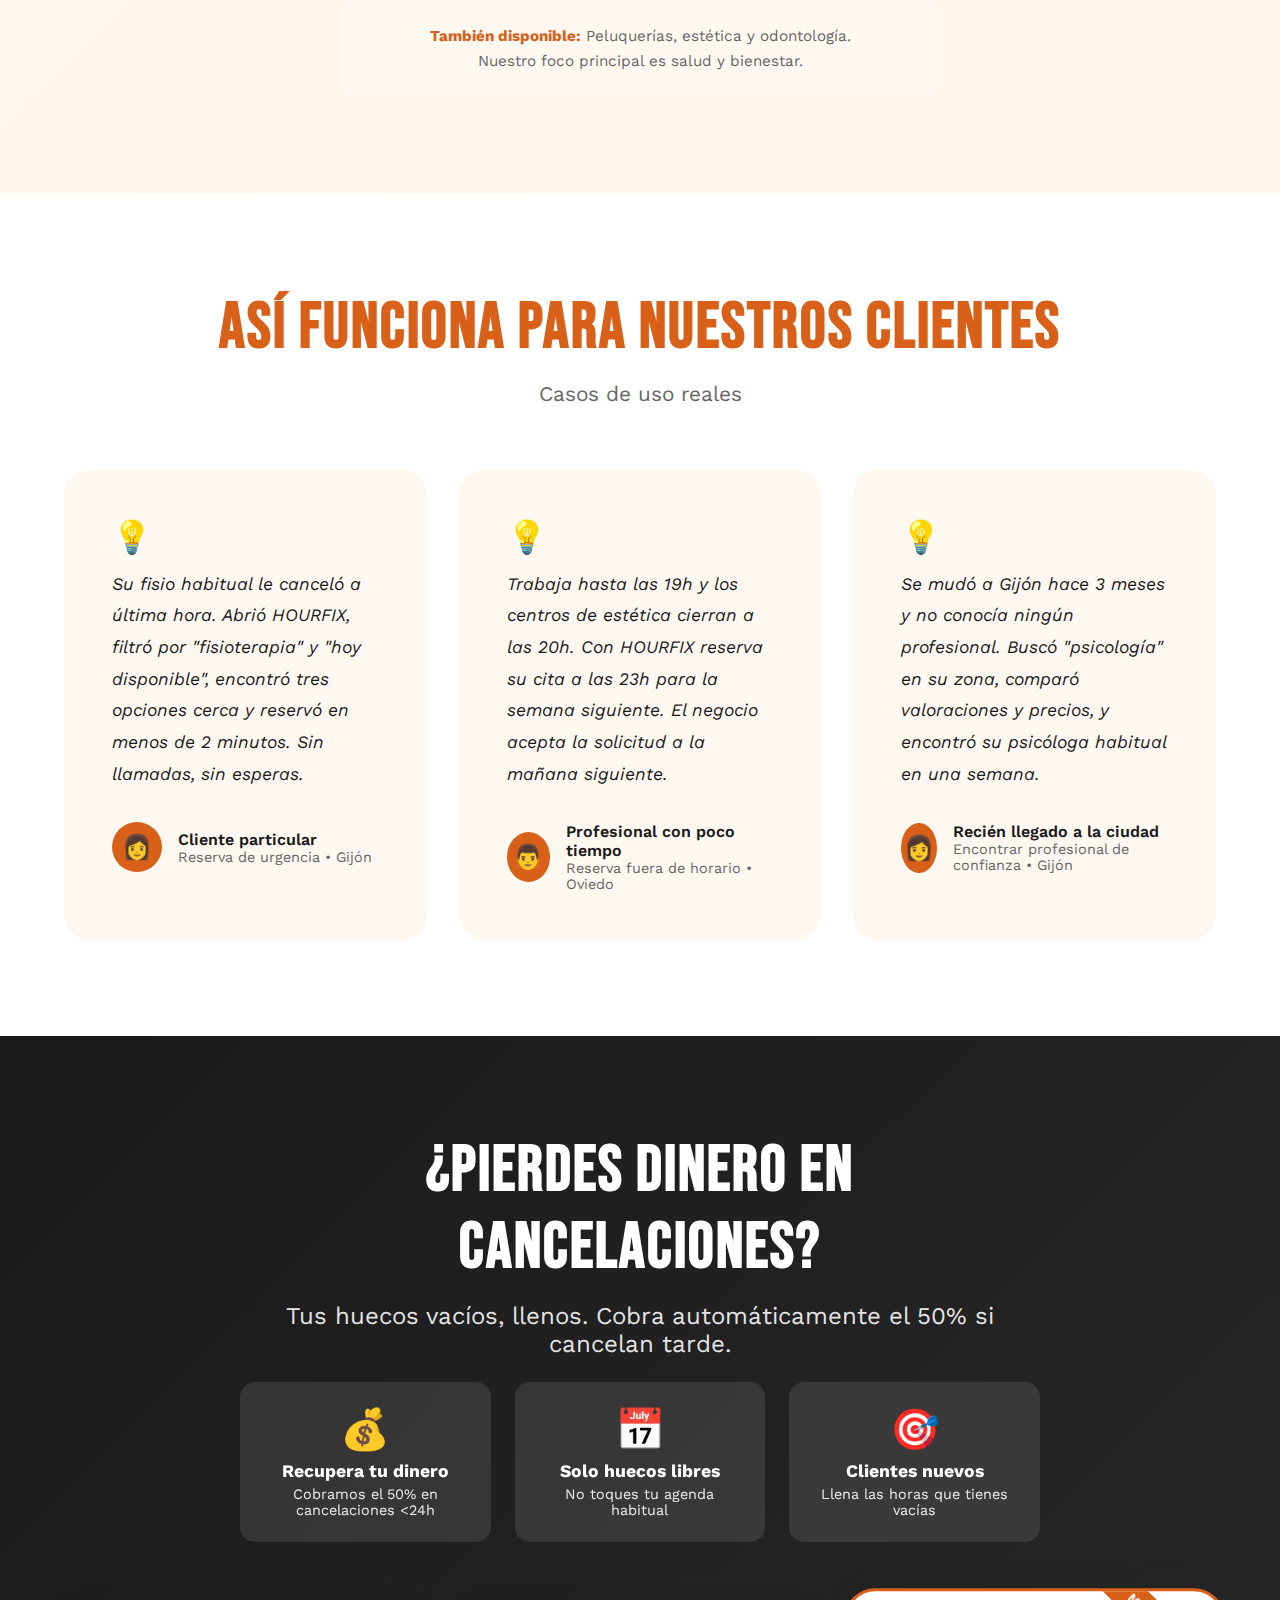
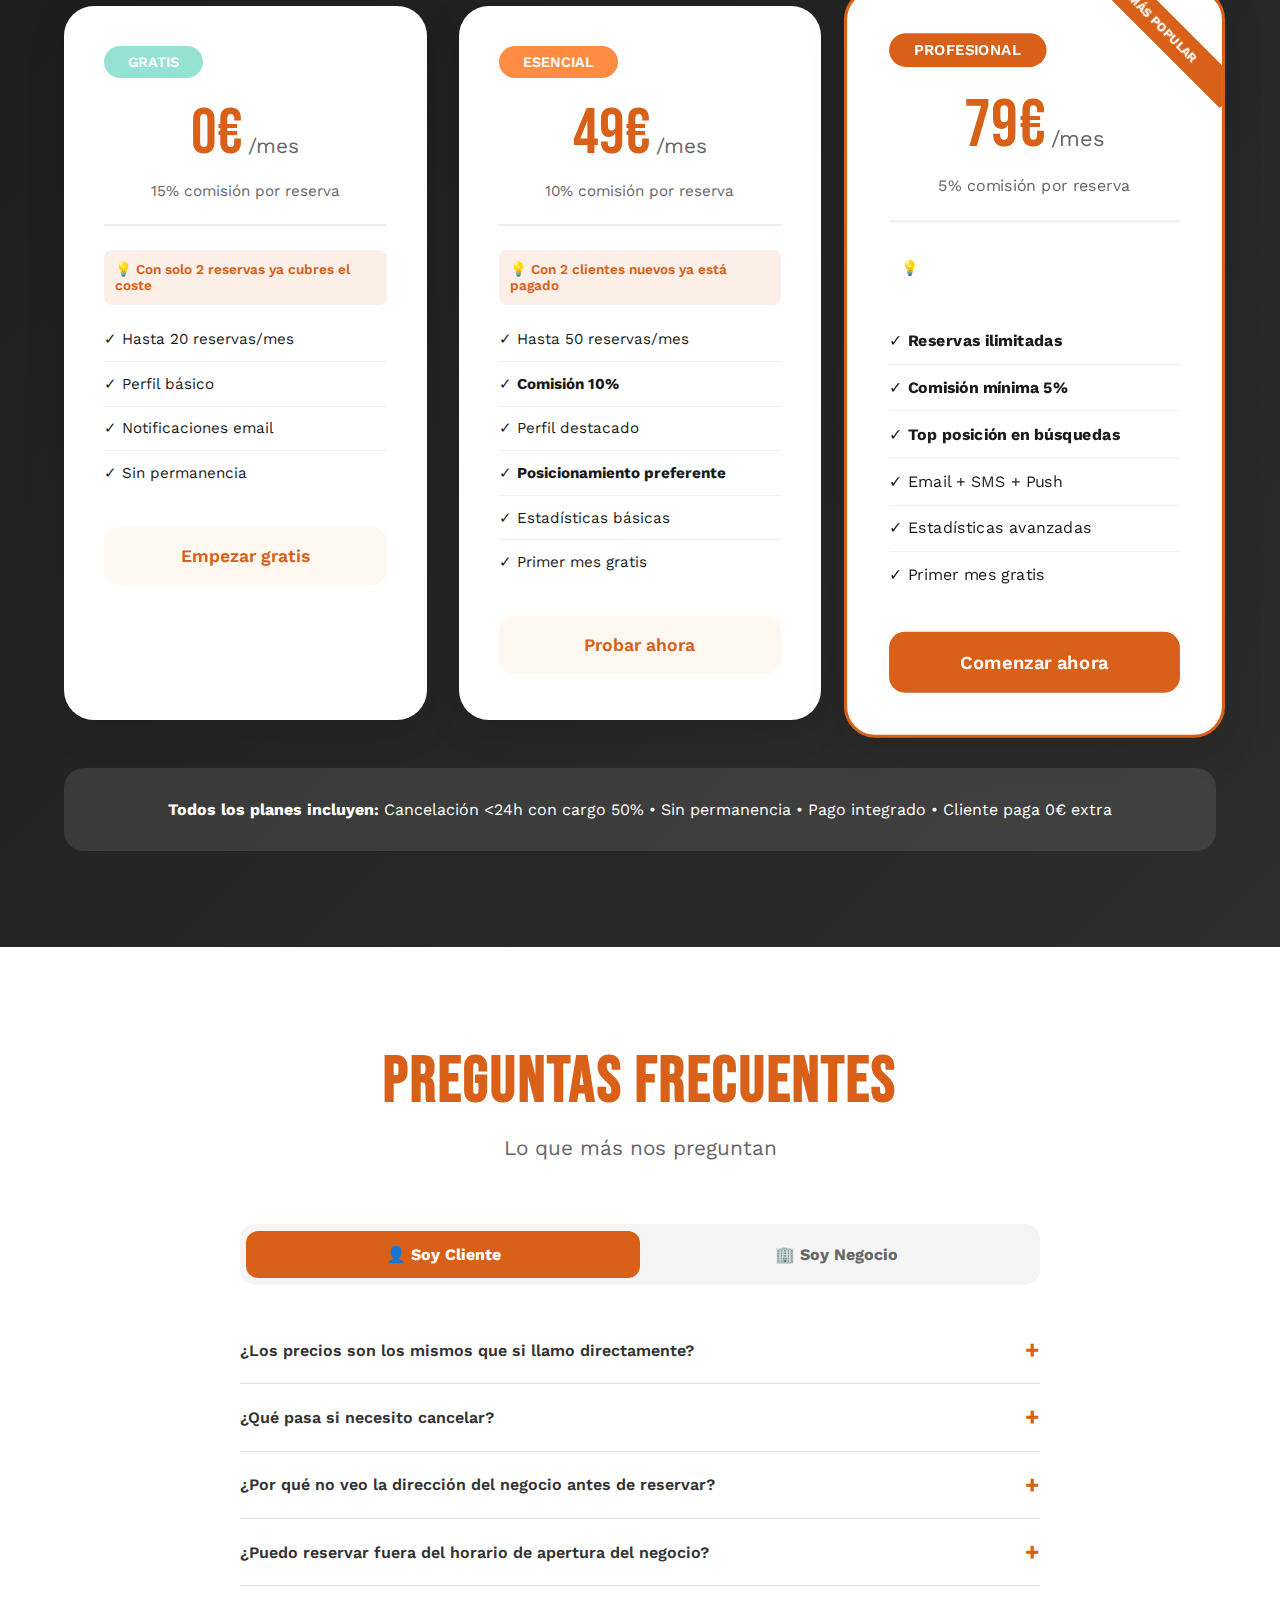
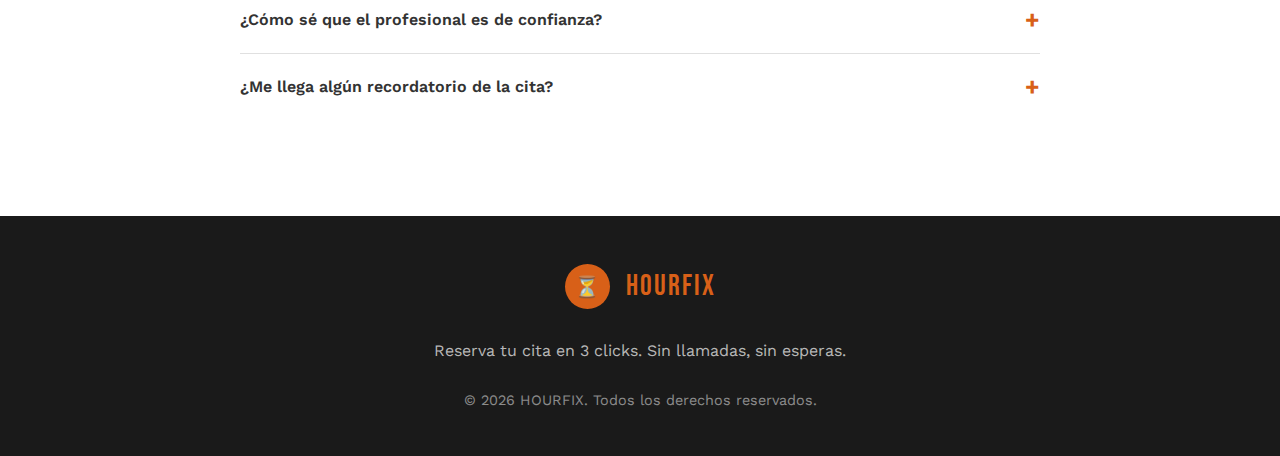
<file: hourfix-landing-4.html>
<!DOCTYPE html>
<html lang="es">
<head>
 <meta charset="UTF-8">
 <meta name="viewport" content="width=device-width, initial-scale=1.0">
 <title>HOURFIX - Reserva tu cita en 3 clicks</title>
 <link href="https://fonts.googleapis.com/css2?family=Bebas+Neue&family=Work+Sans:wght@300;400;600;700&display=swap" rel="stylesheet">
 <style>
 * { margin: 0; padding: 0; box-sizing: border-box; }
 :root {
 --orange-primary: #D86018;
 --orange-light: #FF8C42;
 --orange-dark: #B84D10;
 --cream: #FFF8F0;
 --dark: #1A1A1A;
 --gray: #666;
 }
 body {
 font-family: 'Work Sans', sans-serif;
 background: var(--cream);
 color: var(--dark);
 overflow-x: hidden;
 }
 /* Navigation */
 .nav {
 position: fixed;
 top: 0;
 width: 100%;
 padding: 1.5rem 5%;
 display: flex;
 justify-content: space-between;
 align-items: center;
 z-index: 1000;
 background: rgba(255, 248, 240, 0.95);
 backdrop-filter: blur(10px);
 border-bottom: 1px solid rgba(216, 96, 24, 0.1);
 }
 .logo {
 display: flex;
 align-items: center;
 gap: 1rem;
 cursor: pointer;
 }
 .logo-icon {
 width: 45px;
 height: 45px;
 background: var(--orange-primary);
 border-radius: 50%;
 display: flex;
 align-items: center;
 justify-content: center;
 font-size: 1.3rem;
 animation: pulse 2s infinite;
 }
 @keyframes pulse {
 0%, 100% { transform: scale(1); }
 50% { transform: scale(1.05); }
 }
 .logo-text {
 font-family: 'Bebas Neue', sans-serif;
 font-size: 1.8rem;
 color: var(--orange-primary);
 letter-spacing: 2px;
 }
 .nav-links {
 display: flex;
 gap: 2rem;
 list-style: none;
 }
 .nav-links a {
 color: var(--dark);
 text-decoration: none;
 font-weight: 500;
 transition: color 0.3s;
 }
 .nav-links a:hover {
 color: var(--orange-primary);
 }
 /* Hero */
 .hero {
 min-height: 100vh;
 display: flex;
 align-items: center;
 justify-content: center;
 background: linear-gradient(135deg, var(--cream) 0%, #FFF5E8 100%);
 position: relative;
 overflow: hidden;
 padding-top: 80px;
 }
 .hero-content {
 max-width: 1400px;
 padding: 4rem 5%;
 display: grid;
 grid-template-columns: 1fr 1fr;
 gap: 4rem;
 align-items: center;
 position: relative;
 z-index: 1;
 }
 .hero-text h1 {
 font-family: 'Bebas Neue', sans-serif;
 font-size: 5rem;
 line-height: 1;
 color: var(--orange-primary);
 margin-bottom: 1.5rem;
 }
 .hero-text .tagline {
 font-size: 1.8rem;
 color: var(--gray);
 margin-bottom: 2rem;
 font-weight: 300;
 line-height: 1.5;
 }
 .benefits {
 display: flex;
 flex-direction: column;
 gap: 1rem;
 margin-bottom: 2.5rem;
 }
 .benefit-item {
 display: flex;
 align-items: center;
 gap: 1rem;
 font-size: 1.1rem;
 }
 .benefit-icon {
 width: 40px;
 height: 40px;
 background: var(--orange-light);
 border-radius: 50%;
 display: flex;
 align-items: center;
 justify-content: center;
 font-size: 1.3rem;
 flex-shrink: 0;
 }
 .cta-buttons {
 display: flex;
 gap: 1.5rem;
 }
 .btn {
 padding: 1.2rem 3rem;
 font-size: 1.2rem;
 font-weight: 600;
 border: none;
 border-radius: 50px;
 cursor: pointer;
 transition: all 0.3s;
 text-decoration: none;
 display: inline-block;
 text-align: center;
 }
 .btn-primary {
 background: var(--orange-primary);
 color: white;
 box-shadow: 0 10px 30px rgba(216, 96, 24, 0.3);
 }
 .btn-primary:hover {
 background: var(--orange-dark);
 transform: translateY(-3px);
 box-shadow: 0 15px 40px rgba(216, 96, 24, 0.4);
 }
 .btn-secondary {
 background: transparent;
 color: var(--orange-primary);
 border: 2px solid var(--orange-primary);
 }
 .btn-secondary:hover {
 background: var(--orange-primary);
 color: white;
 }
 /* Phone Mockup */
 .phone-mockup {
 width: 100%;
 max-width: 350px;
 margin: 0 auto;
 background: white;
 border-radius: 40px;
 padding: 1rem;
 box-shadow: 0 30px 80px rgba(0,0,0,0.2);
 }
 .phone-screen {
 background: linear-gradient(135deg, #FFF8F0 0%, #FFE8D6 100%);
 border-radius: 30px;
 padding: 1.5rem 1rem;
 min-height: 500px;
 display: flex;
 flex-direction: column;
 gap: 1rem;
 }
 .screen-header {
 text-align: center;
 font-family: 'Bebas Neue', sans-serif;
 font-size: 1.3rem;
 color: var(--orange-primary);
 letter-spacing: 1px;
 margin-bottom: 1rem;
 }
 .service-icon-grid {
 display: grid;
 grid-template-columns: repeat(2, 1fr);
 gap: 0.8rem;
 }
 .service-mini {
 background: white;
 border-radius: 15px;
 padding: 1.2rem 0.8rem;
 text-align: center;
 box-shadow: 0 5px 15px rgba(0,0,0,0.1);
 }
 .service-mini-icon {
 font-size: 2rem;
 margin-bottom: 0.3rem;
 }
 .service-mini-name {
 font-size: 0.75rem;
 font-weight: 600;
 color: var(--dark);
 }
 /* Sections */
 .section {
 padding: 6rem 5%;
 }
 .section-title {
 font-family: 'Bebas Neue', sans-serif;
 font-size: 4rem;
 text-align: center;
 color: var(--orange-primary);
 margin-bottom: 1rem;
 letter-spacing: 2px;
 }
 .section-subtitle {
 text-align: center;
 font-size: 1.3rem;
 color: var(--gray);
 margin-bottom: 4rem;
 }
 /* How It Works */
 .how-it-works {
 background: white;
 }
 .steps-container {
 max-width: 1200px;
 margin: 0 auto;
 display: grid;
 grid-template-columns: repeat(3, 1fr);
 gap: 3rem;
 }
 .step-card {
 text-align: center;
 padding: 3rem 2rem;
 background: var(--cream);
 border-radius: 30px;
 transition: all 0.5s;
 }
 .step-card:hover {
 transform: translateY(-15px);
 box-shadow: 0 20px 60px rgba(216, 96, 24, 0.15);
 }
 .step-number {
 width: 80px;
 height: 80px;
 background: var(--orange-primary);
 border-radius: 50%;
 display: flex;
 align-items: center;
 justify-content: center;
 font-family: 'Bebas Neue', sans-serif;
 font-size: 3rem;
 color: white;
 margin: 0 auto 2rem;
 box-shadow: 0 10px 30px rgba(216, 96, 24, 0.3);
 }
 .step-card h3 {
 font-family: 'Bebas Neue', sans-serif;
 font-size: 2rem;
 color: var(--dark);
 margin-bottom: 1rem;
 letter-spacing: 1px;
 }
 .step-card p {
 font-size: 1.1rem;
 line-height: 1.8;
 color: var(--gray);
 }
 /* Services */
 .services {
 background: linear-gradient(135deg, var(--cream) 0%, #FFF5E8 100%);
 }
 .services-grid {
 max-width: 1400px;
 margin: 0 auto;
 display: grid;
 grid-template-columns: repeat(3, 1fr);
 gap: 2rem;
 }
 .service-card {
 background: white;
 border-radius: 30px;
 padding: 3rem 2rem;
 text-align: center;
 cursor: pointer;
 transition: all 0.4s;
 border: 3px solid transparent;
 box-shadow: 0 5px 20px rgba(0,0,0,0.05);
 text-decoration: none;
 color: inherit;
 display: block;
 }
 .service-card:hover {
 transform: translateY(-15px);
 border-color: var(--orange-light);
 box-shadow: 0 20px 50px rgba(216, 96, 24, 0.2);
 }
 .service-card-icon {
 font-size: 5rem;
 margin-bottom: 1.5rem;
 }
 .service-card h3 {
 font-family: 'Bebas Neue', sans-serif;
 font-size: 2rem;
 color: var(--dark);
 margin-bottom: 0.5rem;
 letter-spacing: 1px;
 }
 /* Testimonials */
 .testimonials {
 background: white;
 }
 .testimonials-grid {
 max-width: 1400px;
 margin: 0 auto;
 display: grid;
 grid-template-columns: repeat(3, 1fr);
 gap: 2rem;
 }
 .testimonial-card {
 background: var(--cream);
 border-radius: 25px;
 padding: 3rem;
 position: relative;
 transition: all 0.3s;
 }
 .testimonial-card:hover {
 transform: translateY(-10px);
 box-shadow: 0 20px 50px rgba(216, 96, 24, 0.15);
 }
 .quote-icon {
 font-size: 2rem;
 margin-bottom: 0.8rem;
 display: block;
 }
 .testimonial-text {
 font-size: 1.1rem;
 line-height: 1.8;
 color: var(--dark);
 margin-bottom: 2rem;
 font-style: italic;
 }
 .testimonial-author {
 display: flex;
 align-items: center;
 gap: 1rem;
 }
 .author-avatar {
 width: 50px;
 height: 50px;
 border-radius: 50%;
 background: var(--orange-primary);
 display: flex;
 align-items: center;
 justify-content: center;
 font-size: 1.5rem;
 color: white;
 }
 .author-info h4 {
 font-weight: 600;
 color: var(--dark);
 }
 .author-info p {
 font-size: 0.9rem;
 color: var(--gray);
 }
 /* Business Section */
 .business-section {
 background: linear-gradient(135deg, #1A1A1A 0%, #2D2D2D 100%);
 color: white;
 }
 .business-intro {
 text-align: center;
 max-width: 800px;
 margin: 0 auto 4rem;
 }
 .pricing-cards-container {
 display: grid;
 grid-template-columns: repeat(3, 1fr);
 gap: 2rem;
 max-width: 1400px;
 margin: 0 auto 3rem;
 }
 .pricing-card {
 background: white;
 border-radius: 30px;
 padding: 2.5rem;
 box-shadow: 0 10px 40px rgba(0,0,0,0.1);
 position: relative;
 overflow: hidden;
 transition: all 0.3s;
 color: var(--dark);
 }
 .pricing-card:hover {
 transform: translateY(-10px);
 box-shadow: 0 20px 60px rgba(0,0,0,0.2);
 }
 .pricing-card.featured {
 border: 3px solid var(--orange-primary);
 transform: scale(1.05);
 }
 .popular-badge {
 position: absolute;
 top: 20px;
 right: -35px;
 background: var(--orange-primary);
 color: white;
 padding: 0.5rem 3rem;
 transform: rotate(45deg);
 font-size: 0.75rem;
 font-weight: bold;
 }
 .pricing-badge {
 background: var(--orange-light);
 color: white;
 padding: 0.5rem 1.5rem;
 border-radius: 20px;
 display: inline-block;
 font-weight: 600;
 font-size: 0.9rem;
 margin-bottom: 1.5rem;
 }
 .pricing-amount {
 display: flex;
 align-items: baseline;
 justify-content: center;
 margin-bottom: 1rem;
 }
 .price-number {
 font-family: 'Bebas Neue', sans-serif;
 font-size: 4rem;
 color: var(--orange-primary);
 line-height: 1;
 }
 .price-period {
 font-size: 1.3rem;
 color: var(--gray);
 margin-left: 0.3rem;
 }
 .pricing-commission {
 text-align: center;
 color: var(--gray);
 font-size: 0.95rem;
 margin-bottom: 1.5rem;
 padding-bottom: 1.5rem;
 border-bottom: 2px solid #eee;
 }
 .plan-features {
 margin-bottom: 2rem;
 }
 .feature-item {
 padding: 0.8rem 0;
 border-bottom: 1px solid #f0f0f0;
 font-size: 0.95rem;
 }
 .feature-item:last-child {
 border-bottom: none;
 }
 .btn-plan {
 display: block;
 width: 100%;
 padding: 1.2rem;
 background: var(--cream);
 color: var(--orange-primary);
 text-align: center;
 border-radius: 15px;
 text-decoration: none;
 font-weight: 600;
 font-size: 1.1rem;
 transition: all 0.3s;
 }
 .btn-plan:hover {
 background: var(--orange-primary);
 color: white;
 }
 .btn-plan.featured-btn {
 background: var(--orange-primary);
 color: white;
 }
 .pricing-footer {
 text-align: center;
 padding: 2rem;
 background: rgba(255, 255, 255, 0.1);
 border-radius: 20px;
 max-width: 1200px;
 margin: 0 auto;
 }
 /* Footer */
 .footer {
 background: var(--dark);
 color: white;
 padding: 3rem 5%;
 text-align: center;
 }
 /* Mobile Responsive */
 .faq-item {
 border-bottom: 1px solid #E0E0E0;
 padding: 1.2rem 0;
 cursor: pointer;
 }
 .faq-item:last-child { border-bottom: none; }
 .faq-q { display: flex; justify-content: space-between; align-items: center; gap: 1rem; }
 .faq-q h3 { font-size: 1rem; font-weight: 600; color: #333; }
 .faq-q span { font-size: 1.5rem; color: #D86018; font-weight: bold; flex-shrink: 0; }
 .faq-a { display: none; margin-top: 0.8rem; color: #666; line-height: 1.7; font-size: 0.95rem; }
 @media (max-width: 1024px) {
 .hero-content {
 grid-template-columns: 1fr;
 text-align: center;
 }
 .steps-container {
 grid-template-columns: 1fr;
 }
 .services-grid {
 grid-template-columns: repeat(2, 1fr);
 }
 .testimonials-grid {
 grid-template-columns: 1fr;
 }
 .pricing-cards-container {
 grid-template-columns: 1fr;
 }
 .pricing-card.featured {
 transform: scale(1);
 }
 }
 @media (max-width: 768px) {
 .hero-text h1 {
 font-size: 3rem;
 }
 .section-title {
 font-size: 2.5rem;
 }
 .nav-links {
 display: none;
 }
 .services-grid {
 grid-template-columns: 1fr;
 }
 .cta-buttons {
 flex-direction: column;
 }
 .btn {
 width: 100%;
 }
 .phone-mockup {
 max-width: 280px;
 }
 }
 </style>
</head>
<body>
 <!-- Navigation -->
 <nav class="nav">
 <div class="logo" onclick="location.href='#inicio'">
 <div class="logo-icon">⏳</div>
 <div class="logo-text">HOURFIX</div>
 </div>
 <ul class="nav-links">
 <li><a href="#inicio">Inicio</a></li>
 <li><a href="#como-funciona">Cómo Funciona</a></li>
 <li><a href="#servicios">Servicios</a></li>
 <li><a href="#empresas">Para Empresas</a></li>
 </ul>
 </nav>
 <!-- Hero Section -->
 <section class="hero" id="inicio">
 <div class="hero-content">
 <div class="hero-text">
 <div style="background: linear-gradient(135deg, #D86018, #FF8C42); color: white; display: inline-block; padding: 0.5rem 1rem; border-radius: 8px; font-size: 0.85rem; font-weight: 700; margin-bottom: 1rem; letter-spacing: 1px;">
 💊 ESPECIALIZADO EN SALUD • ASTURIAS
 </div>
 <h1>ACABA CON LAS CANCELACIONES SIN COSTE</h1>
 <p class="tagline">Para fisios, psicólogos, podólogos y entrenadores personales. Solo tus huecos libres. Cobra automáticamente el 50% si cancelan tarde.</p>
 <div class="benefits">
 <div class="benefit-item">
 <div class="benefit-icon">💰</div>
 <span><strong>Recupera tu dinero:</strong> Cobramos el 50% en cancelaciones &lt;24h automáticamente</span>
 </div>
 <div class="benefit-item">
 <div class="benefit-icon">📅</div>
 <span><strong>Solo huecos libres:</strong> Tus clientes habituales siguen como siempre</span>
 </div>
 <div class="benefit-item">
 <div class="benefit-icon">🏥</div>
 <span><strong>Salud y bienestar:</strong> Fisios, psicólogos, podólogos, entrenadores y fitness</span>
 </div>
 </div>
 <div class="cta-buttons">
 <a href="#servicios" class="btn btn-primary">Ver cómo funciona</a>
 <a href="#empresas" class="btn btn-secondary">Soy profesional</a>
 </div>
 </div>
 <div style="display: flex; justify-content: center;">
 <div class="phone-mockup">
 <div class="phone-screen">
 <div class="screen-header">¿QUÉ NECESITAS?</div>
 <div class="service-icon-grid">
 <div class="service-mini">
 <div class="service-mini-icon">💆</div>
 <div class="service-mini-name">Fisioterapia</div>
 </div>
 <div class="service-mini">
 <div class="service-mini-icon">✂️</div>
 <div class="service-mini-name">Peluquería</div>
 </div>
 <div class="service-mini">
 <div class="service-mini-icon">💅</div>
 <div class="service-mini-name">Estética</div>
 </div>
 <div class="service-mini">
 <div class="service-mini-icon">🦷</div>
 <div class="service-mini-name">Dental</div>
 </div>
 <div class="service-mini">
 <div class="service-mini-icon">🧠</div>
 <div class="service-mini-name">Psicología</div>
 </div>
 <div class="service-mini">
 <div class="service-mini-icon">🦶</div>
 <div class="service-mini-name">Podología</div>
 </div>
 </div>
 <!-- Disponibilidad hoy -->
 <div style="background: white; border-radius: 15px; padding: 1rem; box-shadow: 0 5px 15px rgba(0,0,0,0.08);">
 <div style="font-size: 0.7rem; font-weight: 700; color: #D86018; margin-bottom: 0.6rem; letter-spacing: 1px;">📍 DISPONIBLE HOY EN GIJÓN</div>
 <div style="display: flex; justify-content: space-between; align-items: center; margin-bottom: 0.5rem;">
 <span style="font-size: 0.8rem; font-weight: 600;">FisioSalud Centro</span>
 <span style="font-size: 0.75rem; color: #4CAF50; font-weight: 700;">⭐ 4.9</span>
 </div>
 <div style="display: flex; gap: 0.4rem; flex-wrap: wrap;">
 <span style="background: #E8F5E9; color: #2E7D32; padding: 0.3rem 0.6rem; border-radius: 8px; font-size: 0.7rem; font-weight: 600;">10:00</span>
 <span style="background: #E8F5E9; color: #2E7D32; padding: 0.3rem 0.6rem; border-radius: 8px; font-size: 0.7rem; font-weight: 600;">11:30</span>
 <span style="background: #E8F5E9; color: #2E7D32; padding: 0.3rem 0.6rem; border-radius: 8px; font-size: 0.7rem; font-weight: 600;">16:00</span>
 <span style="background: #FFEBEE; color: #C62828; padding: 0.3rem 0.6rem; border-radius: 8px; font-size: 0.7rem; font-weight: 600;">+3 más</span>
 </div>
 </div>
 <!-- Botón reservar -->
 <div style="background: #D86018; border-radius: 12px; padding: 0.9rem; text-align: center; color: white; font-weight: 700; font-size: 0.9rem;">
 Reservar ahora →
 </div>
 </div>
 </div>
 </div>
 </div>
 </section>
 <!-- How It Works -->
 <section class="section how-it-works" id="como-funciona">
 <h2 class="section-title">CÓMO FUNCIONA</h2>
 <p class="section-subtitle">Así de simple</p>
 <div class="steps-container">
 <div class="step-card">
 <div class="step-number">1</div>
 <h3>Elige tu servicio</h3>
 <p>Selecciona lo que necesitas: fisioterapia, peluquería, estética o dental. Todo en un solo lugar.</p>
 </div>
 <div class="step-card">
 <div class="step-number">2</div>
 <h3>Busca y compara</h3>
 <p>Te mostramos las mejores opciones cerca de ti con precios, horarios disponibles y valoraciones reales.</p>
 </div>
 <div class="step-card">
 <div class="step-number">3</div>
 <h3>Confirma y listo</h3>
 <p>Reserva en segundos. Recibe confirmación instantánea con todos los detalles de tu cita.</p>
 </div>
 </div>
 </section>
 <!-- Services -->
 <section class="section services" id="servicios">
 <h2 class="section-title">PROFESIONALES DE SALUD Y BIENESTAR</h2>
 <p class="section-subtitle">Especializado en servicios de salud en Gijón y Oviedo</p>
 <div class="services-grid">
 <a href="demo-b2c-interactive.html?servicio=fisioterapia" class="service-card" style="border: 3px solid #D86018;">
 <div class="service-card-icon">💆</div>
 <h3>Fisioterapia</h3>
 <p>Centros especializados con profesionales certificados</p>
 <div style="background: #FFF8F0; padding: 0.5rem; border-radius: 8px; margin-top: 0.8rem; font-size: 0.85rem; color: #D86018; font-weight: 600;">
 ⭐ Sector prioritario
 </div>
 </a>
 <a href="demo-b2c-interactive.html?servicio=psicologia" class="service-card" style="border: 3px solid #D86018;">
 <div class="service-card-icon">🧠</div>
 <h3>Psicología</h3>
 <p>Terapia individual, de pareja y familiar</p>
 <div style="background: #FFF8F0; padding: 0.5rem; border-radius: 8px; margin-top: 0.8rem; font-size: 0.85rem; color: #D86018; font-weight: 600;">
 ⭐ Sector prioritario
 </div>
 </a>
 <a href="demo-b2c-interactive.html?servicio=podologia" class="service-card" style="border: 3px solid #D86018;">
 <div class="service-card-icon">🦶</div>
 <h3>Podología</h3>
 <p>Cuidado profesional del pie y biomecánica</p>
 <div style="background: #FFF8F0; padding: 0.5rem; border-radius: 8px; margin-top: 0.8rem; font-size: 0.85rem; color: #D86018; font-weight: 600;">
 ⭐ Sector prioritario
 </div>
 </a>
 <a href="demo-b2c-interactive.html?servicio=entrenador" class="service-card" style="border: 3px solid #D86018;">
 <div class="service-card-icon">💪</div>
 <h3>Entrenadores Personales</h3>
 <p>Sesiones individuales y entrenamiento personalizado</p>
 <div style="background: #FFF8F0; padding: 0.5rem; border-radius: 8px; margin-top: 0.8rem; font-size: 0.85rem; color: #D86018; font-weight: 600;">
 ⭐ Sector prioritario
 </div>
 </a>
 <a href="demo-b2c-interactive.html?servicio=baile" class="service-card">
 <div class="service-card-icon">🩰</div>
 <h3>Clases de Baile</h3>
 <p>Salsa, bachata, contemporáneo, urbano</p>
 </a>
 <a href="demo-b2c-interactive.html?servicio=fitness" class="service-card">
 <div class="service-card-icon">🤸</div>
 <h3>Barre y Fitness</h3>
 <p>Clases de barre, HIIT y fitness en grupo</p>
 </a>
 <a href="demo-b2c-interactive.html?servicio=osteopatia" class="service-card">
 <div class="service-card-icon">💪</div>
 <h3>Osteopatía</h3>
 <p>Tratamiento manual del aparato locomotor</p>
 </a>
 <a href="demo-b2c-interactive.html?servicio=nutricion" class="service-card">
 <div class="service-card-icon">🥗</div>
 <h3>Nutrición</h3>
 <p>Dietistas y nutricionistas especializados</p>
 </a>
 <a href="demo-b2c-interactive.html?servicio=yoga" class="service-card">
 <div class="service-card-icon">🧘</div>
 <h3>Yoga y Pilates</h3>
 <p>Clases individuales y en grupo</p>
 </a>
 </div>
 <div style="text-align: center; margin-top: 3rem; padding: 1.5rem; background: #FFF8F0; border-radius: 15px; max-width: 600px; margin-left: auto; margin-right: auto;">
 <p style="font-size: 0.95rem; color: #666; line-height: 1.6;">
 <strong style="color: #D86018;">También disponible:</strong> Peluquerías, estética y odontología.<br>
 Nuestro foco principal es salud y bienestar.
 </p>
 </div>
 </section>
 <!-- Testimonials -->
 <section class="section testimonials">
 <h2 class="section-title">ASÍ FUNCIONA PARA NUESTROS CLIENTES</h2>
 <p class="section-subtitle">Casos de uso reales</p>
 <div class="testimonials-grid">
 <div class="testimonial-card">
 <div class="quote-icon">💡</div>
 <p class="testimonial-text">
 Su fisio habitual le canceló a última hora. Abrió HOURFIX, filtró por "fisioterapia" y "hoy disponible", 
 encontró tres opciones cerca y reservó en menos de 2 minutos. Sin llamadas, sin esperas.
 </p>
 <div class="testimonial-author">
 <div class="author-avatar">👩</div>
 <div class="author-info">
 <h4>Cliente particular</h4>
 <p>Reserva de urgencia • Gijón</p>
 </div>
 </div>
 </div>
 <div class="testimonial-card">
 <div class="quote-icon">💡</div>
 <p class="testimonial-text">
 Trabaja hasta las 19h y los centros de estética cierran a las 20h. Con HOURFIX reserva 
 su cita a las 23h para la semana siguiente. El negocio acepta la solicitud a la mañana siguiente.
 </p>
 <div class="testimonial-author">
 <div class="author-avatar">👨</div>
 <div class="author-info">
 <h4>Profesional con poco tiempo</h4>
 <p>Reserva fuera de horario • Oviedo</p>
 </div>
 </div>
 </div>
 <div class="testimonial-card">
 <div class="quote-icon">💡</div>
 <p class="testimonial-text">
 Se mudó a Gijón hace 3 meses y no conocía ningún profesional. Buscó "psicología" 
 en su zona, comparó valoraciones y precios, y encontró su psicóloga habitual en una semana.
 </p>
 <div class="testimonial-author">
 <div class="author-avatar">👩</div>
 <div class="author-info">
 <h4>Recién llegado a la ciudad</h4>
 <p>Encontrar profesional de confianza • Gijón</p>
 </div>
 </div>
 </div>
 </div>
 </section>
 <!-- Business Section -->
 <section class="section business-section" id="empresas">
 <div class="business-intro">
 <h2 class="section-title" style="color: white;">¿PIERDES DINERO EN CANCELACIONES?</h2>
 <p style="font-size: 1.5rem; color: rgba(255,255,255,0.9); margin-bottom: 1.5rem;">
 Tus huecos vacíos, llenos. Cobra automáticamente el 50% si cancelan tarde.
 </p>
 <div style="display: grid; grid-template-columns: repeat(3, 1fr); gap: 1.5rem; max-width: 900px; margin: 0 auto 3rem;">
 <div style="background: rgba(255,255,255,0.1); border-radius: 15px; padding: 1.5rem; text-align: center; backdrop-filter: blur(10px);">
 <div style="font-size: 2.5rem; margin-bottom: 0.5rem;">💰</div>
 <div style="font-size: 1.1rem; font-weight: 700; margin-bottom: 0.3rem;">Recupera tu dinero</div>
 <div style="font-size: 0.9rem; opacity: 0.9;">Cobramos el 50% en cancelaciones &lt;24h</div>
 </div>
 <div style="background: rgba(255,255,255,0.1); border-radius: 15px; padding: 1.5rem; text-align: center; backdrop-filter: blur(10px);">
 <div style="font-size: 2.5rem; margin-bottom: 0.5rem;">📅</div>
 <div style="font-size: 1.1rem; font-weight: 700; margin-bottom: 0.3rem;">Solo huecos libres</div>
 <div style="font-size: 0.9rem; opacity: 0.9;">No toques tu agenda habitual</div>
 </div>
 <div style="background: rgba(255,255,255,0.1); border-radius: 15px; padding: 1.5rem; text-align: center; backdrop-filter: blur(10px);">
 <div style="font-size: 2.5rem; margin-bottom: 0.5rem;">🎯</div>
 <div style="font-size: 1.1rem; font-weight: 700; margin-bottom: 0.3rem;">Clientes nuevos</div>
 <div style="font-size: 0.9rem; opacity: 0.9;">Llena las horas que tienes vacías</div>
 </div>
 </div>
 </div>
 <div class="pricing-cards-container">
 <!-- Plan Gratis -->
 <div class="pricing-card">
 <div class="pricing-badge" style="background: #95E1D3;">GRATIS</div>
 <div class="pricing-amount">
 <span class="price-number">0€</span>
 <span class="price-period">/mes</span>
 </div>
 <div class="pricing-commission">15% comisión por reserva</div>
 <div style="background: rgba(216,96,24,0.1); border-radius: 8px; padding: 0.7rem; margin: 0.8rem 0; font-size: 0.85rem; color: #D86018; font-weight: 600;">
 💡 Con solo 2 reservas ya cubres el coste
 </div>
 <div class="plan-features">
 <div class="feature-item">✓ Hasta 20 reservas/mes</div>
 <div class="feature-item">✓ Perfil básico</div>
 <div class="feature-item">✓ Notificaciones email</div>
 <div class="feature-item">✓ Sin permanencia</div>
 </div>
 <a href="lista-espera.html" target="_blank" class="btn-plan">Empezar gratis</a>
 </div>
 <!-- Plan Esencial -->
 <div class="pricing-card">
 <div class="pricing-badge">ESENCIAL</div>
 <div class="pricing-amount">
 <span class="price-number">49€</span>
 <span class="price-period">/mes</span>
 </div>
 <div class="pricing-commission">10% comisión por reserva</div>
 <div style="background: rgba(216,96,24,0.1); border-radius: 8px; padding: 0.7rem; margin: 0.8rem 0; font-size: 0.85rem; color: #D86018; font-weight: 600;">
 💡 Con 2 clientes nuevos ya está pagado
 </div>
 <div class="plan-features">
 <div class="feature-item">✓ Hasta 50 reservas/mes</div>
 <div class="feature-item">✓ <strong>Comisión 10%</strong></div>
 <div class="feature-item">✓ Perfil destacado</div>
 <div class="feature-item">✓ <strong>Posicionamiento preferente</strong></div>
 <div class="feature-item">✓ Estadísticas básicas</div>
 <div class="feature-item">✓ Primer mes gratis</div>
 </div>
 <a href="lista-espera.html" target="_blank" class="btn-plan">Probar ahora</a>
 </div>
 <!-- Plan Pro -->
 <div class="pricing-card featured">
 <div class="popular-badge">MÁS POPULAR</div>
 <div class="pricing-badge" style="background: var(--orange-primary);">PROFESIONAL</div>
 <div class="pricing-amount">
 <span class="price-number">79€</span>
 <span class="price-period">/mes</span>
 </div>
 <div class="pricing-commission">5% comisión por reserva</div>
 <div style="background: rgba(255,255,255,0.2); border-radius: 8px; padding: 0.7rem; margin: 0.8rem 0; font-size: 0.85rem; color: white; font-weight: 600;">
 💡 A partir de 10 reservas/mes, el más rentable
 </div>
 <div class="plan-features">
 <div class="feature-item">✓ <strong>Reservas ilimitadas</strong></div>
 <div class="feature-item">✓ <strong>Comisión mínima 5%</strong></div>
 <div class="feature-item">✓ <strong>Top posición en búsquedas</strong></div>
 <div class="feature-item">✓ Email + SMS + Push</div>
 <div class="feature-item">✓ Estadísticas avanzadas</div>
 <div class="feature-item">✓ Primer mes gratis</div>
 </div>
 <a href="lista-espera.html" target="_blank" class="btn-plan featured-btn">Comenzar ahora</a>
 </div>
 </div>
 <div class="pricing-footer">
 <p><strong>Todos los planes incluyen:</strong> Cancelación &lt;24h con cargo 50% • Sin permanencia • Pago integrado • Cliente paga 0€ extra</p>
 </div>
 </section>
 <!-- FAQ -->
 <section class="section" style="background: white;" id="faq">
 <h2 class="section-title">PREGUNTAS FRECUENTES</h2>
 <p class="section-subtitle">Lo que más nos preguntan</p>
 <div style="max-width: 800px; margin: 0 auto;">
 <!-- TABS -->
 <div style="display: flex; background: #F5F5F5; border-radius: 15px; padding: 0.4rem; margin-bottom: 2rem;">
 <button id="tab-cliente" onclick="switchFaqTab('cliente')" style="flex: 1; padding: 0.9rem; border: none; border-radius: 12px; font-family: 'Work Sans', sans-serif; font-size: 1rem; font-weight: 700; cursor: pointer; background: #D86018; color: white; transition: 0.3s;">
 👤 Soy Cliente
 </button>
 <button id="tab-negocio" onclick="switchFaqTab('negocio')" style="flex: 1; padding: 0.9rem; border: none; border-radius: 12px; font-family: 'Work Sans', sans-serif; font-size: 1rem; font-weight: 700; cursor: pointer; background: transparent; color: #666; transition: 0.3s;">
 🏢 Soy Negocio
 </button>
 </div>
 <!-- FAQS CLIENTE -->
 <div id="faqs-cliente">
 <div class="faq-item" onclick="toggleFaq(this)">
 <div class="faq-q"><h3>¿Los precios son los mismos que si llamo directamente?</h3><span>+</span></div>
 <p class="faq-a">Sí, exactamente los mismos. HOURFIX no cobra nada al cliente. La comisión la paga el negocio, no tú. Lo que ves en la plataforma es el precio final, sin sorpresas.</p>
 </div>
 <div class="faq-item" onclick="toggleFaq(this)">
 <div class="faq-q"><h3>¿Qué pasa si necesito cancelar?</h3><span>+</span></div>
 <p class="faq-a">Puedes cancelar gratis hasta 24 horas antes de tu cita. Si cancelas con menos de 24 horas de antelación, se aplica un cargo del 50% del precio del servicio. Esto protege al profesional, que había reservado ese tiempo para ti.</p>
 </div>
 <div class="faq-item" onclick="toggleFaq(this)">
 <div class="faq-q"><h3>¿Por qué no veo la dirección del negocio antes de reservar?</h3><span>+</span></div>
 <p class="faq-a">La zona y el barrio son siempre visibles. La dirección exacta y el teléfono se revelan al confirmar la reserva. Así garantizamos que los datos solo llegan a clientes reales con una cita confirmada.</p>
 </div>
 <div class="faq-item" onclick="toggleFaq(this)">
 <div class="faq-q"><h3>¿Puedo reservar fuera del horario de apertura del negocio?</h3><span>+</span></div>
 <p class="faq-a">Sí. HOURFIX funciona las 24 horas. Reservas a las 11 de la noche para la semana siguiente y el negocio confirma cuando abra por la mañana.</p>
 </div>
 <div class="faq-item" onclick="toggleFaq(this)">
 <div class="faq-q"><h3>¿Cómo sé que el profesional es de confianza?</h3><span>+</span></div>
 <p class="faq-a">Todos los negocios están verificados. Las valoraciones solo las pueden dejar clientes que han reservado y acudido a su cita. Sin opiniones anónimas ni falsas.</p>
 </div>
 <div class="faq-item" onclick="toggleFaq(this)">
 <div class="faq-q"><h3>¿Me llega algún recordatorio de la cita?</h3><span>+</span></div>
 <p class="faq-a">Sí, recibes confirmación por email al reservar y un recordatorio automático 24 horas antes de tu cita.</p>
 </div>
 </div>
 <!-- FAQS NEGOCIO -->
 <div id="faqs-negocio" style="display: none;">
 <div class="faq-item" onclick="toggleFaq(this)">
 <div class="faq-q"><h3>¿Por qué HOURFIX y no simplemente que me llamen por teléfono?</h3><span>+</span></div>
 <p class="faq-a">Llamar implica que estés disponible, que no haya cola y que el cliente recuerde llamar en horario de apertura. HOURFIX funciona a las 11 de la noche, el domingo, o mientras el cliente está en el trabajo. Para ti también es mejor: sin interrupciones, sin llamadas perdidas, sin volver a llamar.</p>
 </div>
 <div class="faq-item" onclick="toggleFaq(this)">
 <div class="faq-q"><h3>¿Cuánto me cuesta realmente?</h3><span>+</span></div>
 <p class="faq-a">En el plan gratuito, solo pagas el 15% de cada reserva que recibes. Si no recibes reservas, no pagas nada. En el Esencial (49€/mes) la comisión baja al 10% — con 2 clientes nuevos al mes ya está pagado. En el Profesional (79€/mes) baja al 5% y tienes posicionamiento prioritario en búsquedas.</p>
 </div>
 <div class="faq-item" onclick="toggleFaq(this)">
 <div class="faq-q"><h3>¿Qué pasa si un cliente cancela a última hora?</h3><span>+</span></div>
 <p class="faq-a">HOURFIX cobra automáticamente el 50% del servicio al cliente que cancela con menos de 24 horas. Ese dinero va a ti. Acabas con las cancelaciones sin coste y sin conversaciones incómodas.</p>
 </div>
 <div class="faq-item" onclick="toggleFaq(this)">
 <div class="faq-q"><h3>¿Tengo que cambiar cómo trabajo con mis clientes habituales?</h3><span>+</span></div>
 <p class="faq-a">No. HOURFIX es para llenar los huecos que ya tienes vacíos. Tus clientes de siempre siguen como siempre. Tú decides qué horarios ofreces en la plataforma.</p>
 </div>
 <div class="faq-item" onclick="toggleFaq(this)">
 <div class="faq-q"><h3>¿Puedo controlar qué reservas acepto?</h3><span>+</span></div>
 <p class="faq-a">Sí. Cada solicitud llega a tu panel y tú decides aceptar o rechazar antes de confirmar. No es automático a no ser que tú quieras que lo sea.</p>
 </div>
 <div class="faq-item" onclick="toggleFaq(this)">
 <div class="faq-q"><h3>¿En qué se diferencia HOURFIX de otras plataformas?</h3><span>+</span></div>
 <p class="faq-a">Nos especializamos en profesionales de salud y bienestar en Asturias. Otras plataformas son globales y genéricas. Nosotros cobramos automáticamente el 50% en cancelaciones tardías (otras no lo hacen), y solo necesitas ofrecer tus huecos libres — no queremos todo tu calendario. Además, nosotros no cobramos nada al cliente final, mientras que muchas plataformas añaden tarifas de servicio que alejan a tus clientes.</p>
 </div>
 <div class="faq-item" onclick="toggleFaq(this)">
 <div class="faq-q"><h3>¿Me ata a un contrato largo?</h3><span>+</span></div>
 <p class="faq-a">No hay permanencia. Cancelas cuando quieras. Los planes de pago son mes a mes y puedes cambiar de plan en cualquier momento.</p>
 </div>
 </div>
 </div>
 </section>
 <!-- Footer -->
 <footer class="footer" id="contacto">
 <div class="logo" style="justify-content: center; margin-bottom: 2rem;">
 <div class="logo-icon">⏳</div>
 <div class="logo-text">HOURFIX</div>
 </div>
 <p style="color: rgba(255,255,255,0.7); margin-bottom: 2rem;">
 Reserva tu cita en 3 clicks. Sin llamadas, sin esperas.
 </p>
 <p style="color: rgba(255,255,255,0.5); font-size: 0.9rem;">
 &copy; 2026 HOURFIX. Todos los derechos reservados.
 </p>
 </footer>
 <script>
 function toggleFaq(el) {
 const answer = el.querySelector('.faq-a');
 const icon = el.querySelector('.faq-q span');
 const isOpen = answer.style.display === 'block';
 document.querySelectorAll('.faq-a').forEach(a => a.style.display = 'none');
 document.querySelectorAll('.faq-q span').forEach(s => s.textContent = '+');
 if (!isOpen) {
 answer.style.display = 'block';
 icon.textContent = '−';
 }
 }
 function switchFaqTab(tab) {
 const isCliente = tab === 'cliente';
 document.getElementById('faqs-cliente').style.display = isCliente ? 'block' : 'none';
 document.getElementById('faqs-negocio').style.display = isCliente ? 'none' : 'block';
 document.getElementById('tab-cliente').style.background = isCliente ? '#D86018' : 'transparent';
 document.getElementById('tab-cliente').style.color = isCliente ? 'white' : '#666';
 document.getElementById('tab-negocio').style.background = isCliente ? 'transparent' : '#D86018';
 document.getElementById('tab-negocio').style.color = isCliente ? '#666' : 'white';
 document.querySelectorAll('.faq-a').forEach(a => a.style.display = 'none');
 document.querySelectorAll('.faq-q span').forEach(s => s.textContent = '+');
 }
 document.querySelectorAll('a[href^="#"]').forEach(anchor => {
 anchor.addEventListener('click', function(e) {
 e.preventDefault();
 const target = document.querySelector(this.getAttribute('href'));
 if (target) target.scrollIntoView({ behavior: 'smooth', block: 'start' });
 });
 });
 </script>
</body>
</html>
</file>
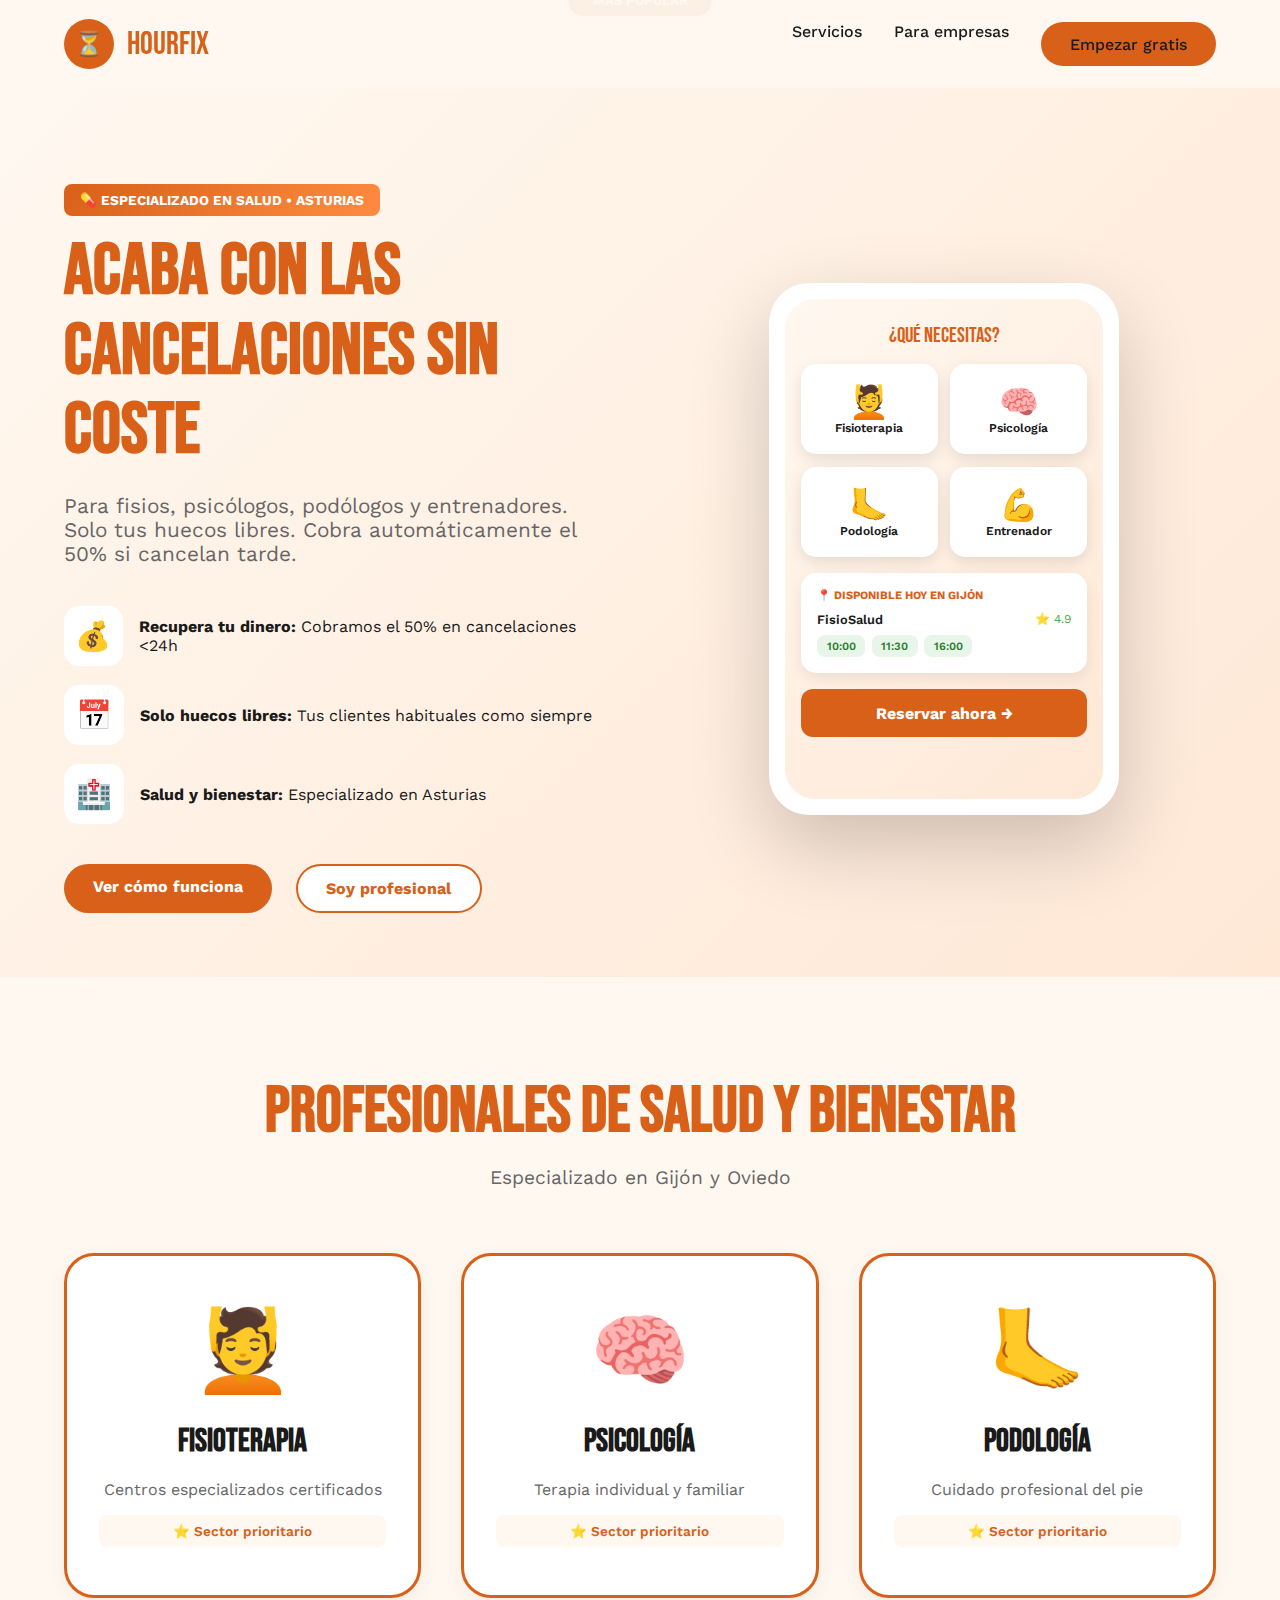
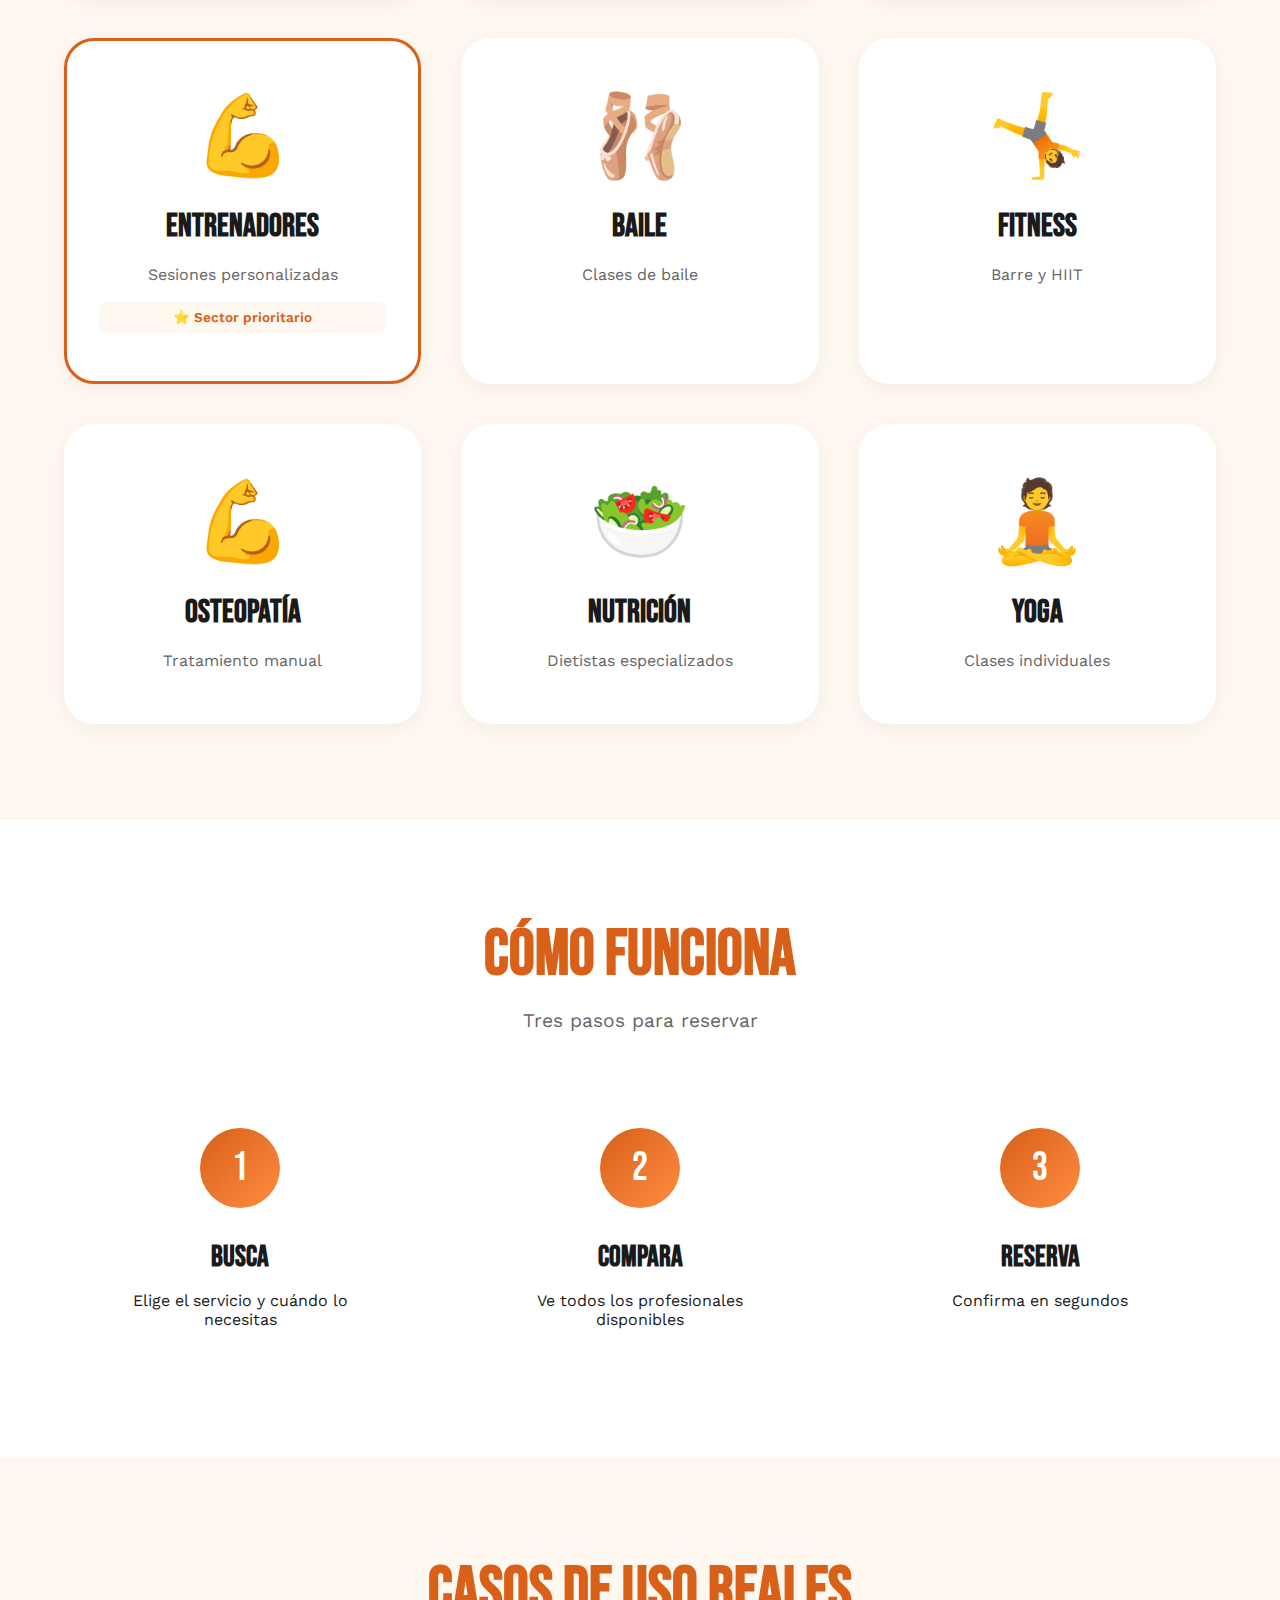
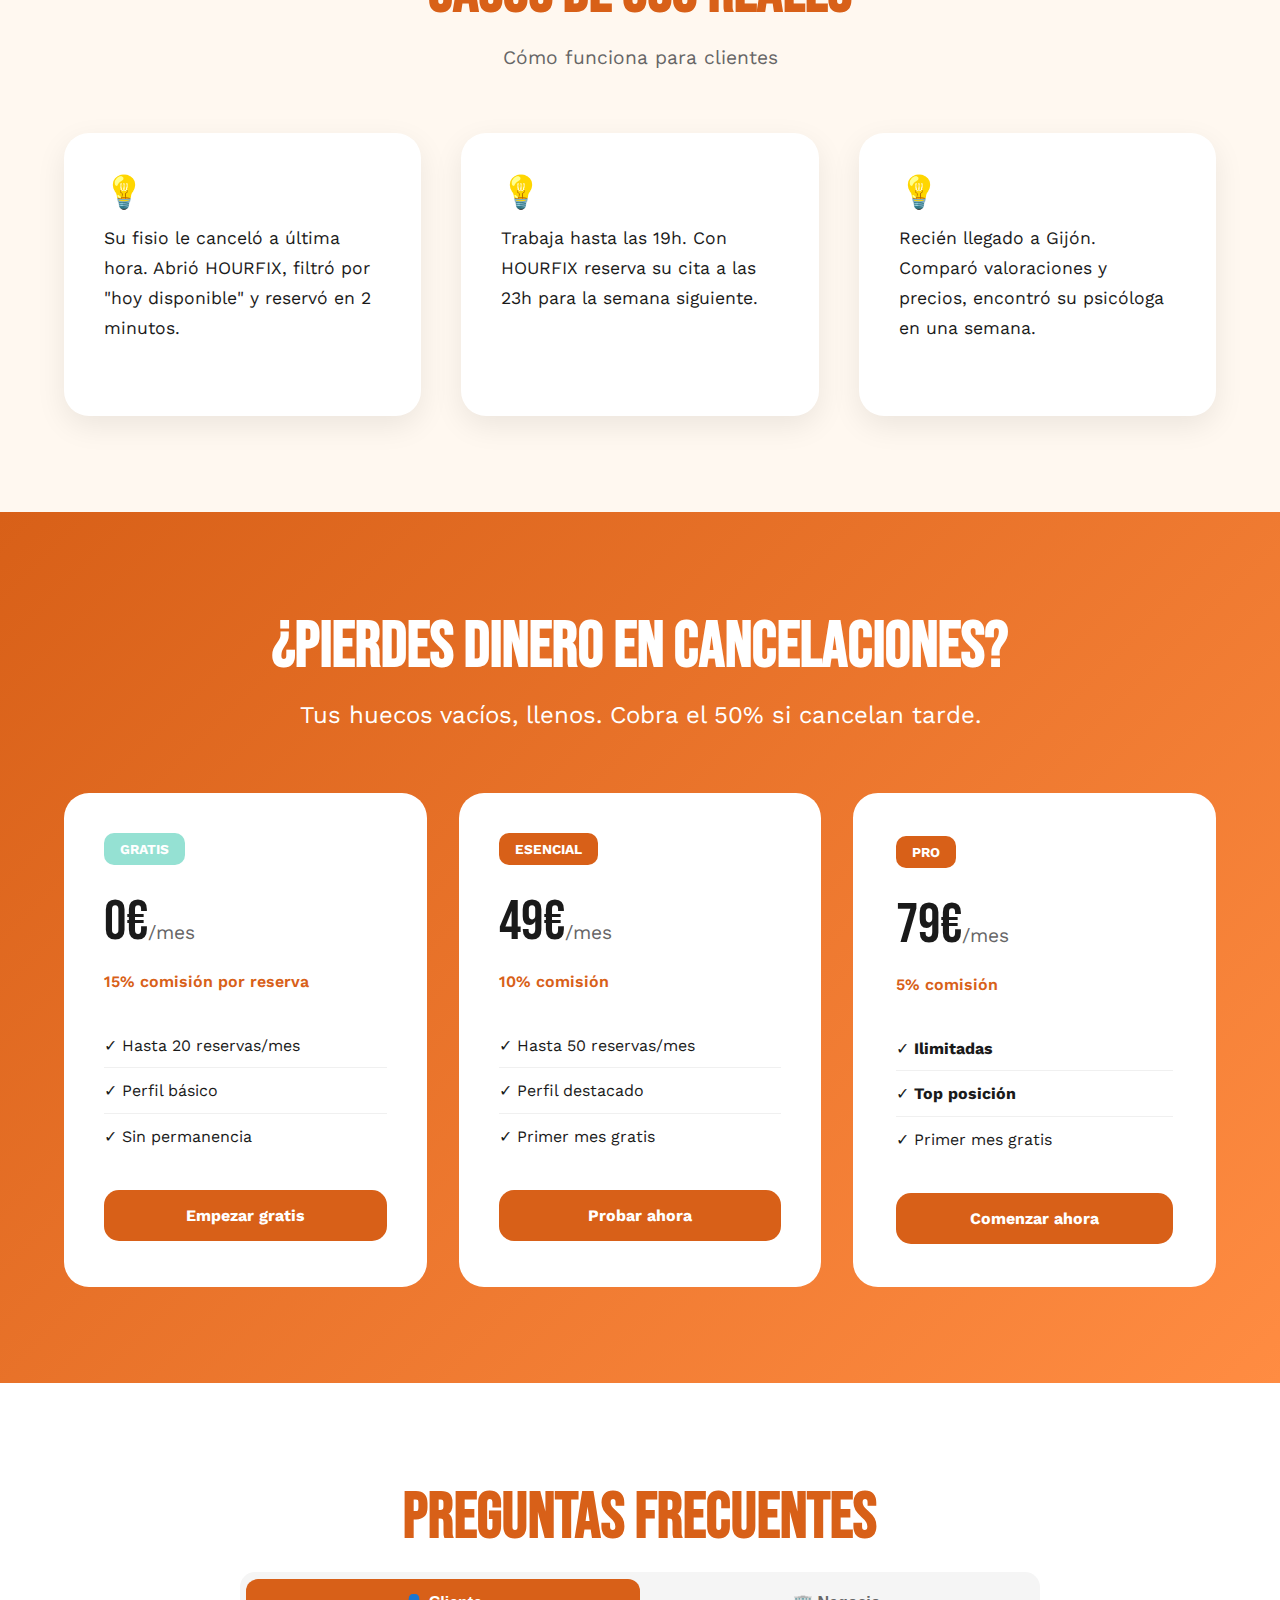
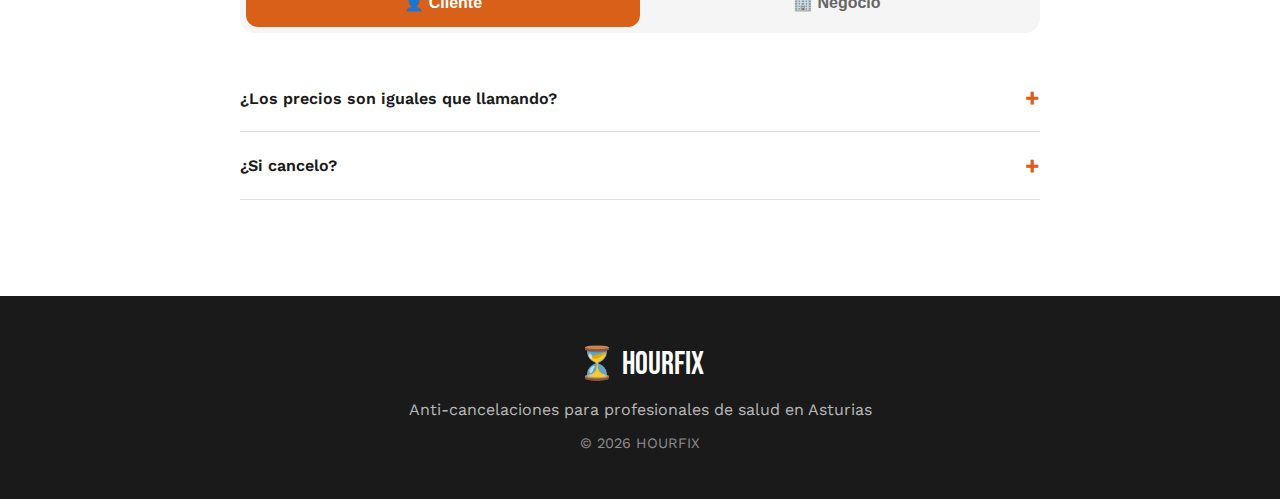
<file: hourfix-landing-5.html>
<!DOCTYPE html>
<html lang="es">
<head>
<meta charset="UTF-8">
<meta name="viewport" content="width=device-width, initial-scale=1.0">
<title>HOURFIX - Acaba con las cancelaciones sin coste</title>
<link href="https://fonts.googleapis.com/css2?family=Bebas+Neue&family=Work+Sans:wght@400;600;700&display=swap" rel="stylesheet">
<style>
*{margin:0;padding:0;box-sizing:border-box}:root{--orange:#D86018;--cream:#FFF8F0;--dark:#1A1A1A}body{font-family:'Work Sans',sans-serif;background:var(--cream);color:var(--dark)}
.nav{background:rgba(255,248,240,.95);padding:1.2rem 5%;display:flex;justify-content:space-between;align-items:center;position:sticky;top:0;z-index:1000}
.logo{font-family:'Bebas Neue',sans-serif;font-size:2rem;color:var(--orange);text-decoration:none;display:flex;align-items:center;gap:.8rem}
.logo-icon{width:50px;height:50px;background:var(--orange);border-radius:50%;display:flex;align-items:center;justify-content:center;font-size:1.5rem}
.nav-links{display:flex;gap:2rem;list-style:none}
.nav-links a{text-decoration:none;color:var(--dark);font-weight:500}
.btn{padding:.8rem 1.8rem;border-radius:30px;font-weight:700;text-decoration:none;display:inline-block}
.btn-primary{background:var(--orange);color:white}
.btn-secondary{background:white;color:var(--orange);border:2px solid var(--orange)}
.hero{padding:6rem 5% 4rem;background:linear-gradient(135deg,var(--cream) 0%,#FFE8D6 100%)}
.hero-content{max-width:1400px;margin:0 auto;display:grid;grid-template-columns:1fr 1fr;gap:4rem;align-items:center}
.hero-text h1{font-family:'Bebas Neue',sans-serif;font-size:4.5rem;line-height:1.1;color:var(--orange);margin-bottom:1.5rem}
.tagline{font-size:1.3rem;color:#666;margin-bottom:2.5rem}
.benefits{display:flex;flex-direction:column;gap:1.2rem;margin-bottom:2.5rem}
.benefit-item{display:flex;align-items:center;gap:1rem}
.benefit-icon{width:60px;height:60px;background:white;border-radius:15px;display:flex;align-items:center;justify-content:center;font-size:1.8rem}
.cta-buttons{display:flex;gap:1.5rem}
.section{padding:6rem 5%}
.section-title{font-family:'Bebas Neue',sans-serif;font-size:4rem;text-align:center;color:var(--orange);margin-bottom:1rem}
.section-subtitle{text-align:center;font-size:1.2rem;color:#666;margin-bottom:4rem}
.services-grid{max-width:1200px;margin:0 auto;display:grid;grid-template-columns:repeat(3,1fr);gap:2.5rem}
.service-card{background:white;border-radius:30px;padding:3rem 2rem;text-align:center;cursor:pointer;transition:all .4s;border:3px solid transparent;box-shadow:0 5px 20px rgba(0,0,0,.05);text-decoration:none;color:inherit;display:block}
.service-card:hover{transform:translateY(-15px);border-color:#FF8C42;box-shadow:0 20px 50px rgba(216,96,24,.2)}
.service-card-icon{font-size:5rem;margin-bottom:1.5rem}
.service-card h3{font-family:'Bebas Neue',sans-serif;font-size:2rem;margin-bottom:1rem}
.service-card p{color:#666;line-height:1.6}
.how-it-works{background:white}
.steps-grid{max-width:1200px;margin:0 auto;display:grid;grid-template-columns:repeat(3,1fr);gap:3rem}
.step-card{text-align:center;padding:2rem}
.step-number{width:80px;height:80px;background:linear-gradient(135deg,var(--orange),#FF8C42);border-radius:50%;display:flex;align-items:center;justify-content:center;margin:0 auto 2rem;font-family:'Bebas Neue',sans-serif;font-size:2.5rem;color:white}
.step-card h3{font-family:'Bebas Neue',sans-serif;font-size:1.8rem;margin-bottom:1rem}
.testimonials{background:var(--cream)}
.testimonials-grid{max-width:1200px;margin:0 auto;display:grid;grid-template-columns:repeat(3,1fr);gap:2.5rem}
.testimonial-card{background:white;padding:2.5rem;border-radius:25px;box-shadow:0 10px 30px rgba(0,0,0,.08)}
.testimonial-text{font-size:1.1rem;line-height:1.7;margin-bottom:2rem}
.business-section{background:linear-gradient(135deg,var(--orange),#FF8C42);padding:6rem 5%;color:white}
.pricing-cards-container{max-width:1200px;margin:0 auto;display:grid;grid-template-columns:repeat(3,1fr);gap:2rem}
.pricing-card{background:white;border-radius:25px;padding:2.5rem;color:var(--dark)}
.pricing-card.featured{border:3px solid white}
.price-number{font-family:'Bebas Neue',sans-serif;font-size:3.5rem}
.btn-plan{width:100%;padding:1rem;background:var(--orange);color:white;border:none;border-radius:15px;font-weight:700;text-decoration:none;display:block;text-align:center}
.faq-item{border-bottom:1px solid #E0E0E0;padding:1.2rem 0;cursor:pointer}
.faq-q{display:flex;justify-content:space-between;align-items:center}
.faq-a{display:none;margin-top:.8rem;color:#666;line-height:1.7}
.footer{background:var(--dark);color:white;padding:3rem 5%;text-align:center}
@media(max-width:1024px){.hero-content,.services-grid,.pricing-cards-container{grid-template-columns:1fr}}
@media(max-width:768px){.nav-links{display:none}.hero-text h1{font-size:3rem}.services-grid,.steps-grid,.testimonials-grid{grid-template-columns:1fr}}
</style>
</head>
<body>
<nav class="nav">
<a href="#inicio" class="logo"><div class="logo-icon">⏳</div>HOURFIX</a>
<ul class="nav-links">
<li><a href="#servicios">Servicios</a></li>
<li><a href="#empresas">Para empresas</a></li>
<li><a href="lista-espera.html" class="btn btn-primary">Empezar gratis</a></li>
</ul>
</nav>

<section class="hero" id="inicio">
<div class="hero-content">
<div class="hero-text">
<div style="background:linear-gradient(135deg,#D86018,#FF8C42);color:white;display:inline-block;padding:.5rem 1rem;border-radius:8px;font-size:.85rem;font-weight:700;margin-bottom:1rem">💊 ESPECIALIZADO EN SALUD • ASTURIAS</div>
<h1>ACABA CON LAS CANCELACIONES SIN COSTE</h1>
<p class="tagline">Para fisios, psicólogos, podólogos y entrenadores. Solo tus huecos libres. Cobra automáticamente el 50% si cancelan tarde.</p>
<div class="benefits">
<div class="benefit-item"><div class="benefit-icon">💰</div><span><strong>Recupera tu dinero:</strong> Cobramos el 50% en cancelaciones &lt;24h</span></div>
<div class="benefit-item"><div class="benefit-icon">📅</div><span><strong>Solo huecos libres:</strong> Tus clientes habituales como siempre</span></div>
<div class="benefit-item"><div class="benefit-icon">🏥</div><span><strong>Salud y bienestar:</strong> Especializado en Asturias</span></div>
</div>
<div class="cta-buttons">
<a href="#servicios" class="btn btn-primary">Ver cómo funciona</a>
<a href="#empresas" class="btn btn-secondary">Soy profesional</a>
</div>
</div>
<div style="width:100%;max-width:350px;margin:0 auto;background:white;border-radius:40px;padding:1rem;box-shadow:0 30px 80px rgba(0,0,0,.2)">
<div style="background:linear-gradient(135deg,#FFF8F0,#FFE8D6);border-radius:30px;padding:1.5rem 1rem;min-height:500px">
<div style="text-align:center;font-family:'Bebas Neue',sans-serif;font-size:1.3rem;color:var(--orange);margin-bottom:1rem">¿QUÉ NECESITAS?</div>
<div style="display:grid;grid-template-columns:repeat(2,1fr);gap:.8rem;margin-bottom:1rem">
<div style="background:white;border-radius:15px;padding:1.2rem .8rem;text-align:center;box-shadow:0 5px 15px rgba(0,0,0,.1)"><div style="font-size:2rem">💆</div><div style="font-size:.75rem;font-weight:600">Fisioterapia</div></div>
<div style="background:white;border-radius:15px;padding:1.2rem .8rem;text-align:center;box-shadow:0 5px 15px rgba(0,0,0,.1)"><div style="font-size:2rem">🧠</div><div style="font-size:.75rem;font-weight:600">Psicología</div></div>
<div style="background:white;border-radius:15px;padding:1.2rem .8rem;text-align:center;box-shadow:0 5px 15px rgba(0,0,0,.1)"><div style="font-size:2rem">🦶</div><div style="font-size:.75rem;font-weight:600">Podología</div></div>
<div style="background:white;border-radius:15px;padding:1.2rem .8rem;text-align:center;box-shadow:0 5px 15px rgba(0,0,0,.1)"><div style="font-size:2rem">💪</div><div style="font-size:.75rem;font-weight:600">Entrenador</div></div>
</div>
<div style="background:white;border-radius:15px;padding:1rem;box-shadow:0 5px 15px rgba(0,0,0,.08)">
<div style="font-size:.7rem;font-weight:700;color:#D86018;margin-bottom:.6rem">📍 DISPONIBLE HOY EN GIJÓN</div>
<div style="display:flex;justify-content:space-between;margin-bottom:.5rem"><span style="font-size:.8rem;font-weight:600">FisioSalud</span><span style="font-size:.75rem;color:#4CAF50">⭐ 4.9</span></div>
<div style="display:flex;gap:.4rem;flex-wrap:wrap">
<span style="background:#E8F5E9;color:#2E7D32;padding:.3rem .6rem;border-radius:8px;font-size:.7rem;font-weight:600">10:00</span>
<span style="background:#E8F5E9;color:#2E7D32;padding:.3rem .6rem;border-radius:8px;font-size:.7rem;font-weight:600">11:30</span>
<span style="background:#E8F5E9;color:#2E7D32;padding:.3rem .6rem;border-radius:8px;font-size:.7rem;font-weight:600">16:00</span>
</div>
</div>
<div style="background:#D86018;border-radius:12px;padding:.9rem;text-align:center;color:white;font-weight:700;margin-top:1rem">Reservar ahora →</div>
</div>
</div>
</div>
</section>

<section class="section services" id="servicios">
<h2 class="section-title">PROFESIONALES DE SALUD Y BIENESTAR</h2>
<p class="section-subtitle">Especializado en Gijón y Oviedo</p>
<div class="services-grid">
<a href="demo-b2c-interactive.html?servicio=fisioterapia" class="service-card" style="border:3px solid #D86018">
<div class="service-card-icon">💆</div>
<h3>Fisioterapia</h3>
<p>Centros especializados certificados</p>
<div style="background:#FFF8F0;padding:.5rem;border-radius:8px;margin-top:.8rem;font-size:.85rem;color:#D86018;font-weight:600">⭐ Sector prioritario</div>
</a>
<a href="demo-b2c-interactive.html?servicio=psicologia" class="service-card" style="border:3px solid #D86018">
<div class="service-card-icon">🧠</div>
<h3>Psicología</h3>
<p>Terapia individual y familiar</p>
<div style="background:#FFF8F0;padding:.5rem;border-radius:8px;margin-top:.8rem;font-size:.85rem;color:#D86018;font-weight:600">⭐ Sector prioritario</div>
</a>
<a href="demo-b2c-interactive.html?servicio=podologia" class="service-card" style="border:3px solid #D86018">
<div class="service-card-icon">🦶</div>
<h3>Podología</h3>
<p>Cuidado profesional del pie</p>
<div style="background:#FFF8F0;padding:.5rem;border-radius:8px;margin-top:.8rem;font-size:.85rem;color:#D86018;font-weight:600">⭐ Sector prioritario</div>
</a>
<a href="demo-b2c-interactive.html?servicio=entrenador" class="service-card" style="border:3px solid #D86018">
<div class="service-card-icon">💪</div>
<h3>Entrenadores</h3>
<p>Sesiones personalizadas</p>
<div style="background:#FFF8F0;padding:.5rem;border-radius:8px;margin-top:.8rem;font-size:.85rem;color:#D86018;font-weight:600">⭐ Sector prioritario</div>
</a>
<a href="demo-b2c-interactive.html?servicio=baile" class="service-card">
<div class="service-card-icon">🩰</div>
<h3>Baile</h3>
<p>Clases de baile</p>
</a>
<a href="demo-b2c-interactive.html?servicio=fitness" class="service-card">
<div class="service-card-icon">🤸</div>
<h3>Fitness</h3>
<p>Barre y HIIT</p>
</a>
<a href="demo-b2c-interactive.html?servicio=osteopatia" class="service-card">
<div class="service-card-icon">💪</div>
<h3>Osteopatía</h3>
<p>Tratamiento manual</p>
</a>
<a href="demo-b2c-interactive.html?servicio=nutricion" class="service-card">
<div class="service-card-icon">🥗</div>
<h3>Nutrición</h3>
<p>Dietistas especializados</p>
</a>
<a href="demo-b2c-interactive.html?servicio=yoga" class="service-card">
<div class="service-card-icon">🧘</div>
<h3>Yoga</h3>
<p>Clases individuales</p>
</a>
</div>
</section>

<section class="section how-it-works">
<h2 class="section-title">CÓMO FUNCIONA</h2>
<p class="section-subtitle">Tres pasos para reservar</p>
<div class="steps-grid">
<div class="step-card">
<div class="step-number">1</div>
<h3>Busca</h3>
<p>Elige el servicio y cuándo lo necesitas</p>
</div>
<div class="step-card">
<div class="step-number">2</div>
<h3>Compara</h3>
<p>Ve todos los profesionales disponibles</p>
</div>
<div class="step-card">
<div class="step-number">3</div>
<h3>Reserva</h3>
<p>Confirma en segundos</p>
</div>
</div>
</section>

<section class="section testimonials">
<h2 class="section-title">CASOS DE USO REALES</h2>
<p class="section-subtitle">Cómo funciona para clientes</p>
<div class="testimonials-grid">
<div class="testimonial-card">
<div style="font-size:2rem;margin-bottom:.8rem">💡</div>
<p class="testimonial-text">Su fisio le canceló a última hora. Abrió HOURFIX, filtró por "hoy disponible" y reservó en 2 minutos.</p>
</div>
<div class="testimonial-card">
<div style="font-size:2rem;margin-bottom:.8rem">💡</div>
<p class="testimonial-text">Trabaja hasta las 19h. Con HOURFIX reserva su cita a las 23h para la semana siguiente.</p>
</div>
<div class="testimonial-card">
<div style="font-size:2rem;margin-bottom:.8rem">💡</div>
<p class="testimonial-text">Recién llegado a Gijón. Comparó valoraciones y precios, encontró su psicóloga en una semana.</p>
</div>
</div>
</section>

<section class="business-section" id="empresas">
<div style="text-align:center;margin-bottom:4rem">
<h2 style="font-family:'Bebas Neue',sans-serif;font-size:4rem;margin-bottom:1rem">¿PIERDES DINERO EN CANCELACIONES?</h2>
<p style="font-size:1.5rem;margin-bottom:1.5rem">Tus huecos vacíos, llenos. Cobra el 50% si cancelan tarde.</p>
</div>
<div class="pricing-cards-container">
<div class="pricing-card">
<div style="background:#95E1D3;color:white;padding:.5rem 1rem;border-radius:10px;font-size:.85rem;font-weight:700;display:inline-block;margin-bottom:1.5rem">GRATIS</div>
<div><span class="price-number">0€</span><span style="font-size:1.2rem;color:#666">/mes</span></div>
<div style="color:var(--orange);font-weight:600;margin:1rem 0">15% comisión por reserva</div>
<div style="margin:2rem 0">
<div style="padding:.8rem 0;border-bottom:1px solid #f0f0f0">✓ Hasta 20 reservas/mes</div>
<div style="padding:.8rem 0;border-bottom:1px solid #f0f0f0">✓ Perfil básico</div>
<div style="padding:.8rem 0">✓ Sin permanencia</div>
</div>
<a href="lista-espera.html" class="btn-plan">Empezar gratis</a>
</div>
<div class="pricing-card">
<div style="background:var(--orange);color:white;padding:.5rem 1rem;border-radius:10px;font-size:.85rem;font-weight:700;display:inline-block;margin-bottom:1.5rem">ESENCIAL</div>
<div><span class="price-number">49€</span><span style="font-size:1.2rem;color:#666">/mes</span></div>
<div style="color:var(--orange);font-weight:600;margin:1rem 0">10% comisión</div>
<div style="margin:2rem 0">
<div style="padding:.8rem 0;border-bottom:1px solid #f0f0f0">✓ Hasta 50 reservas/mes</div>
<div style="padding:.8rem 0;border-bottom:1px solid #f0f0f0">✓ Perfil destacado</div>
<div style="padding:.8rem 0">✓ Primer mes gratis</div>
</div>
<a href="lista-espera.html" class="btn-plan">Probar ahora</a>
</div>
<div class="pricing-card featured">
<div style="position:absolute;top:-15px;left:50%;transform:translateX(-50%);background:#B84D10;color:white;padding:.5rem 1.5rem;border-radius:20px;font-size:.8rem;font-weight:700">MÁS POPULAR</div>
<div style="background:var(--orange);color:white;padding:.5rem 1rem;border-radius:10px;font-size:.85rem;font-weight:700;display:inline-block;margin-bottom:1.5rem">PRO</div>
<div><span class="price-number">79€</span><span style="font-size:1.2rem;color:#666">/mes</span></div>
<div style="color:var(--orange);font-weight:600;margin:1rem 0">5% comisión</div>
<div style="margin:2rem 0">
<div style="padding:.8rem 0;border-bottom:1px solid #f0f0f0">✓ <strong>Ilimitadas</strong></div>
<div style="padding:.8rem 0;border-bottom:1px solid #f0f0f0">✓ <strong>Top posición</strong></div>
<div style="padding:.8rem 0">✓ Primer mes gratis</div>
</div>
<a href="lista-espera.html" class="btn-plan">Comenzar ahora</a>
</div>
</div>
</section>

<section class="section" style="background:white" id="faq">
<h2 class="section-title">PREGUNTAS FRECUENTES</h2>
<div style="max-width:800px;margin:0 auto">
<div style="display:flex;background:#F5F5F5;border-radius:15px;padding:.4rem;margin-bottom:2rem">
<button id="tc" onclick="switchTab('c')" style="flex:1;padding:.9rem;border:none;border-radius:12px;font-size:1rem;font-weight:700;cursor:pointer;background:#D86018;color:white">👤 Cliente</button>
<button id="tn" onclick="switchTab('n')" style="flex:1;padding:.9rem;border:none;border-radius:12px;font-size:1rem;font-weight:700;cursor:pointer;background:transparent;color:#666">🏢 Negocio</button>
</div>
<div id="fc">
<div class="faq-item" onclick="toggle(this)"><div class="faq-q"><h3 style="font-size:1rem;font-weight:600">¿Los precios son iguales que llamando?</h3><span style="font-size:1.5rem;color:#D86018;font-weight:bold">+</span></div><p class="faq-a">Sí, exactos. HOURFIX no cobra al cliente.</p></div>
<div class="faq-item" onclick="toggle(this)"><div class="faq-q"><h3 style="font-size:1rem;font-weight:600">¿Si cancelo?</h3><span style="font-size:1.5rem;color:#D86018;font-weight:bold">+</span></div><p class="faq-a">Gratis hasta 24h antes. Menos de 24h = 50% de cargo.</p></div>
</div>
<div id="fn" style="display:none">
<div class="faq-item" onclick="toggle(this)"><div class="faq-q"><h3 style="font-size:1rem;font-weight:600">¿Diferencia vs otras plataformas?</h3><span style="font-size:1.5rem;color:#D86018;font-weight:bold">+</span></div><p class="faq-a">Especializados en salud en Asturias. Cobramos automáticamente el 50% en cancelaciones tardías. Solo tus huecos libres, no todo el calendario. No cobramos al cliente.</p></div>
<div class="faq-item" onclick="toggle(this)"><div class="faq-q"><h3 style="font-size:1rem;font-weight:600">¿Costes reales?</h3><span style="font-size:1.5rem;color:#D86018;font-weight:bold">+</span></div><p class="faq-a">Plan gratis: 15% por reserva. Esencial 49€/mes + 10%. Pro 79€/mes + 5%. Sin permanencia.</p></div>
</div>
</div>
</section>

<footer class="footer">
<div style="font-family:'Bebas Neue',sans-serif;font-size:2rem;margin-bottom:1rem">⏳ HOURFIX</div>
<p style="color:rgba(255,255,255,.7)">Anti-cancelaciones para profesionales de salud en Asturias</p>
<p style="color:rgba(255,255,255,.5);font-size:.9rem;margin-top:1rem">© 2026 HOURFIX</p>
</footer>

<script>
function toggle(el){const a=el.querySelector('.faq-a');const i=el.querySelector('.faq-q span');const o=a.style.display==='block';document.querySelectorAll('.faq-a').forEach(x=>x.style.display='none');document.querySelectorAll('.faq-q span').forEach(x=>x.textContent='+');if(!o){a.style.display='block';i.textContent='−'}}
function switchTab(t){const c=t==='c';document.getElementById('fc').style.display=c?'block':'none';document.getElementById('fn').style.display=c?'none':'block';document.getElementById('tc').style.background=c?'#D86018':'transparent';document.getElementById('tc').style.color=c?'white':'#666';document.getElementById('tn').style.background=c?'transparent':'#D86018';document.getElementById('tn').style.color=c?'#666':'white';document.querySelectorAll('.faq-a').forEach(x=>x.style.display='none');document.querySelectorAll('.faq-q span').forEach(x=>x.textContent='+')}
document.querySelectorAll('a[href^="#"]').forEach(a=>a.addEventListener('click',function(e){e.preventDefault();const t=document.querySelector(this.getAttribute('href'));if(t)t.scrollIntoView({behavior:'smooth'})}));
</script>
</body>
</html>
</file>
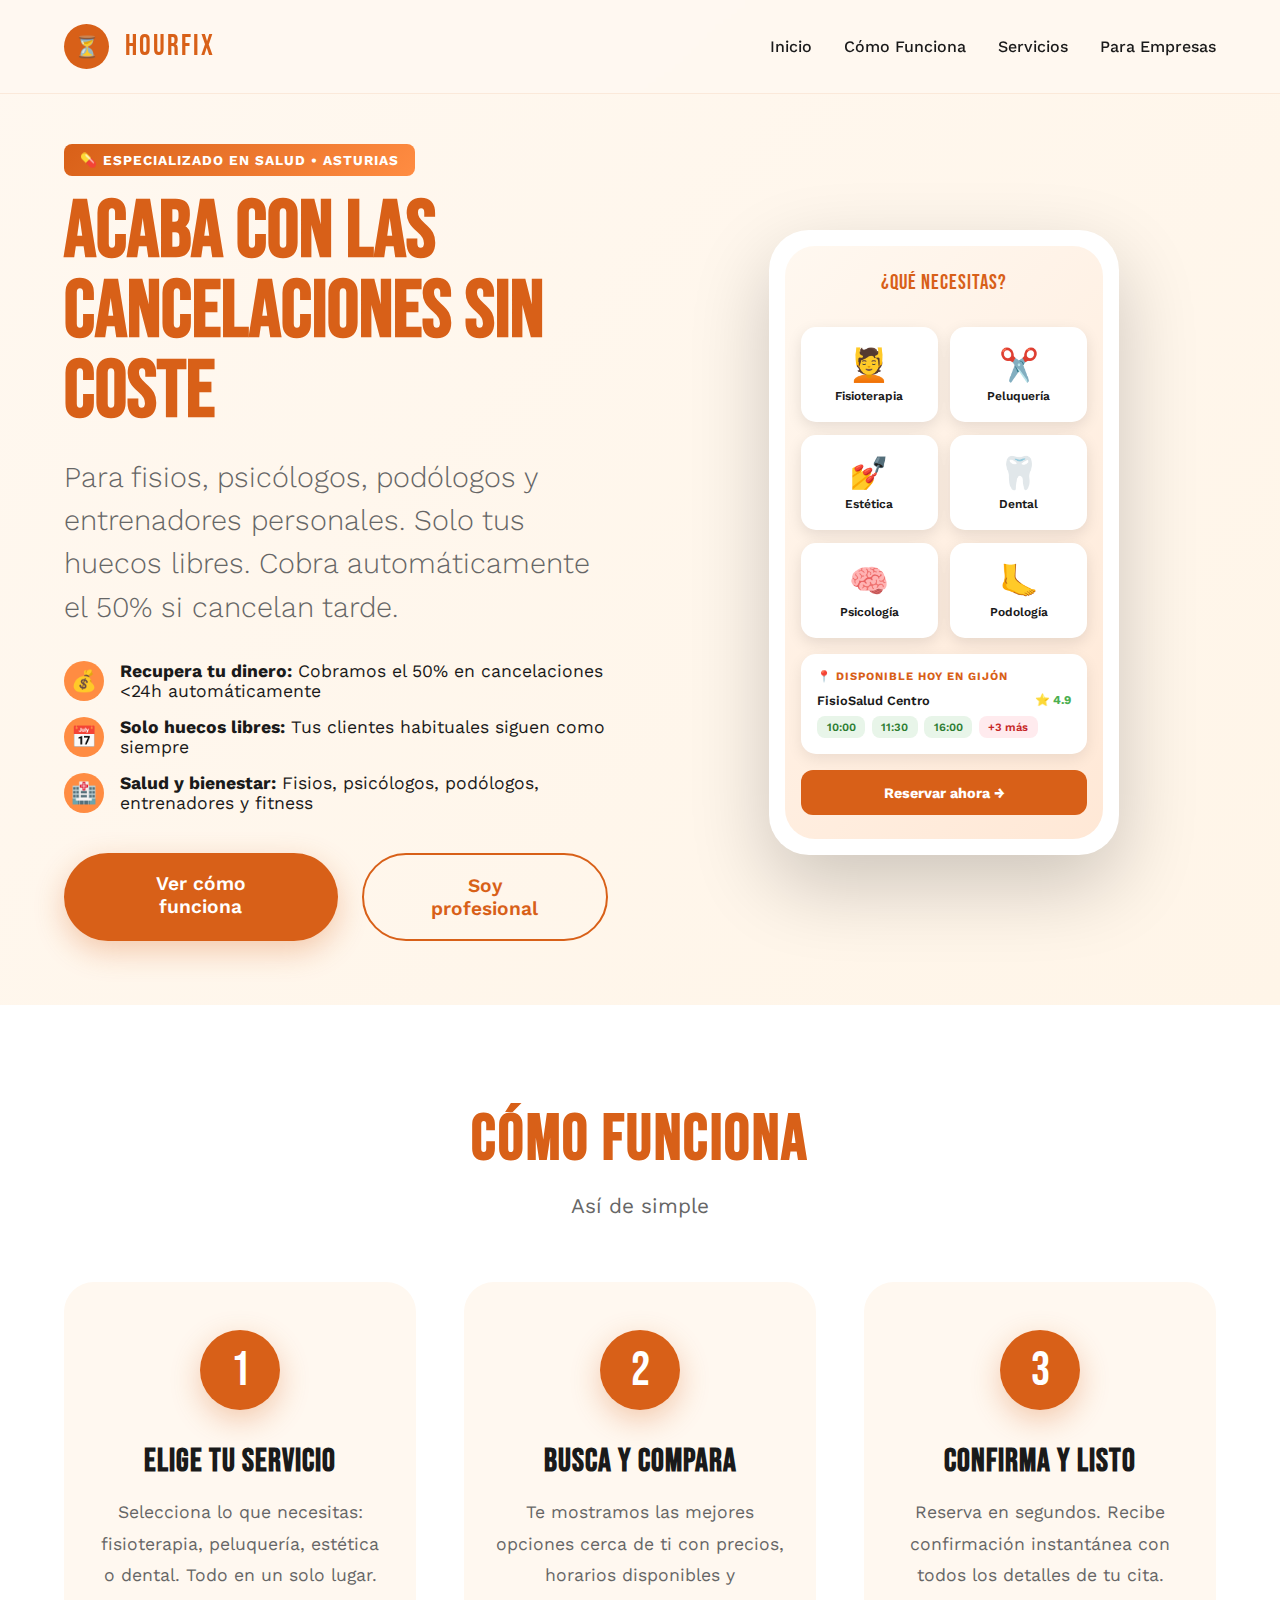
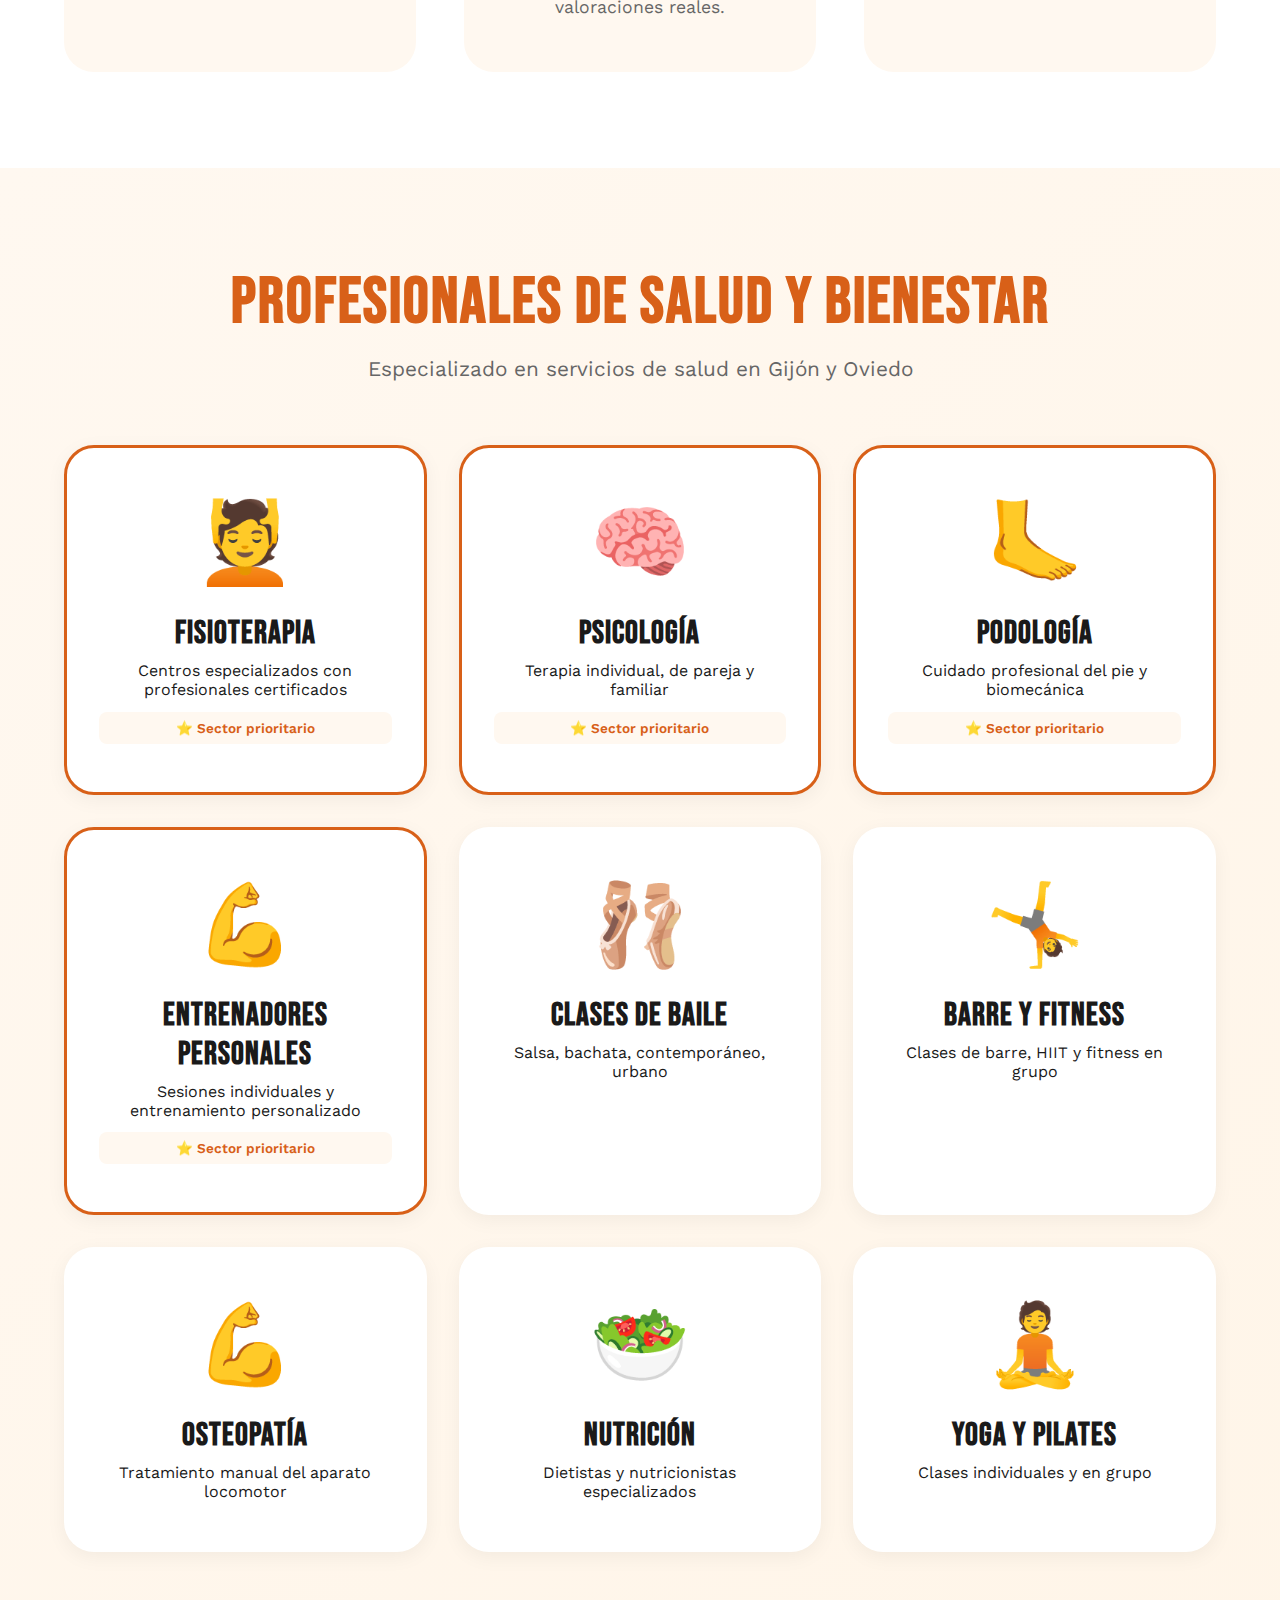
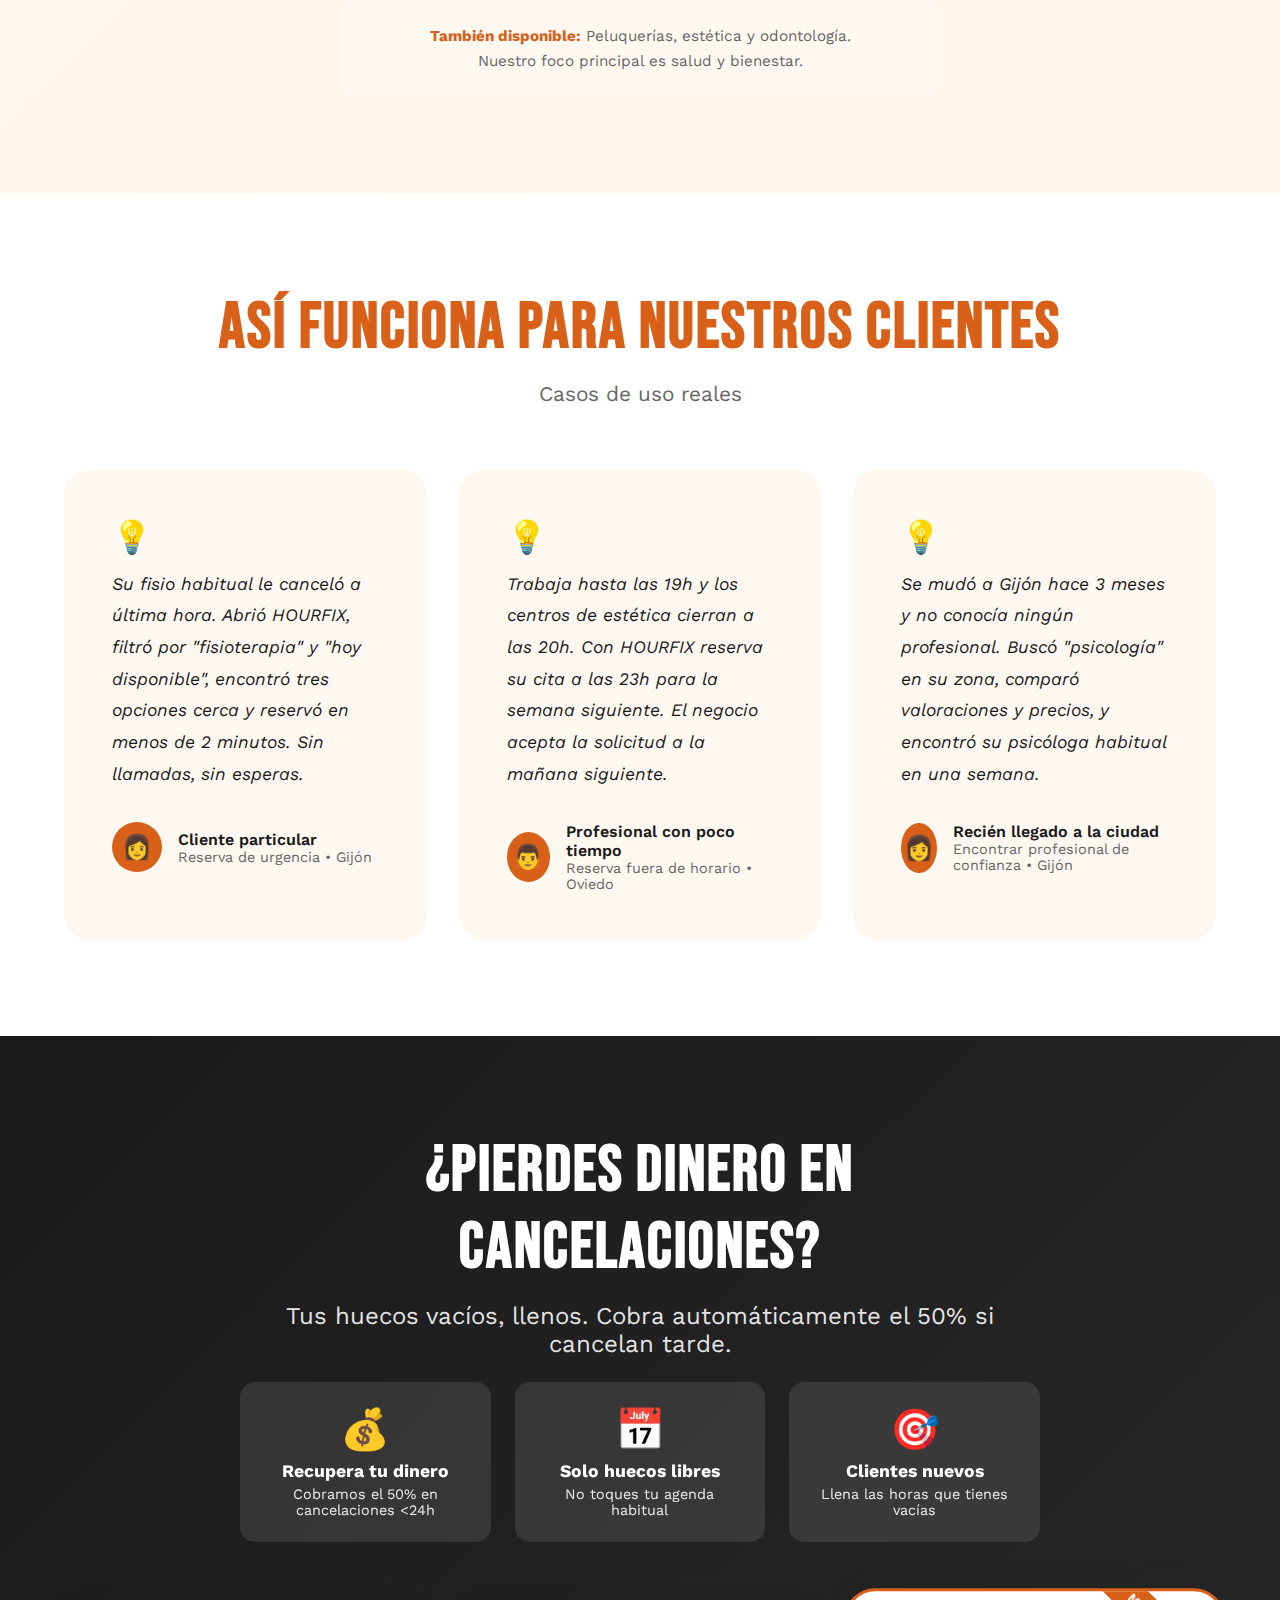
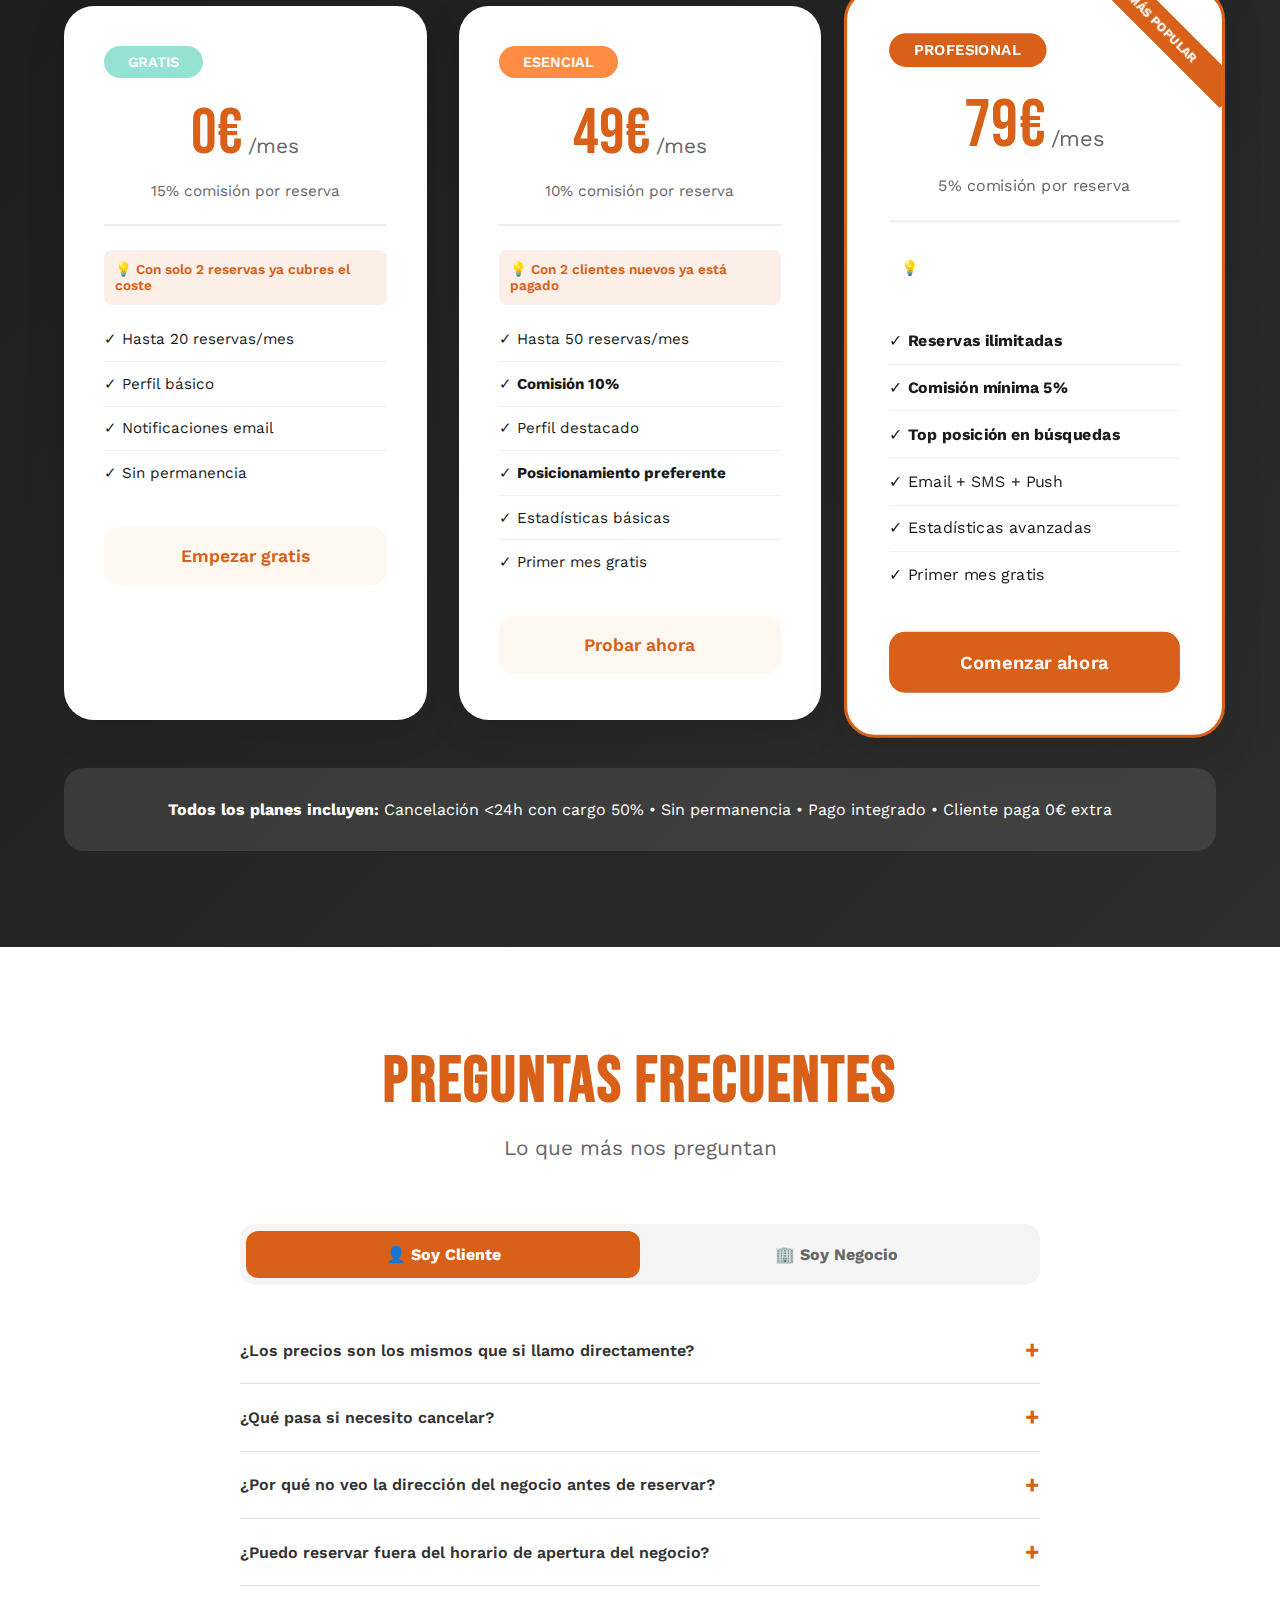
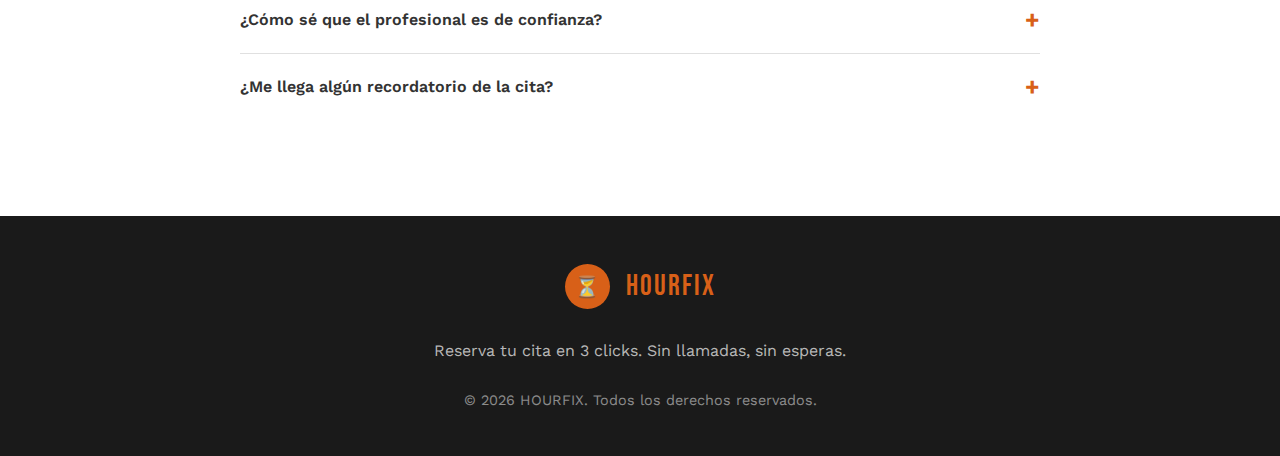
<file: hourfix-landing.html>
<!DOCTYPE html>
<html lang="es">
<head>
    <meta charset="UTF-8">
    <meta name="viewport" content="width=device-width, initial-scale=1.0">
    <title>HOURFIX - Reserva tu cita en 3 clicks</title>
    <link href="https://fonts.googleapis.com/css2?family=Bebas+Neue&family=Work+Sans:wght@300;400;600;700&display=swap" rel="stylesheet">
    <style>
        * { margin: 0; padding: 0; box-sizing: border-box; }
        
        :root {
            --orange-primary: #D86018;
            --orange-light: #FF8C42;
            --orange-dark: #B84D10;
            --cream: #FFF8F0;
            --dark: #1A1A1A;
            --gray: #666;
        }

        body {
            font-family: 'Work Sans', sans-serif;
            background: var(--cream);
            color: var(--dark);
            overflow-x: hidden;
        }

        /* Navigation */
        .nav {
            position: fixed;
            top: 0;
            width: 100%;
            padding: 1.5rem 5%;
            display: flex;
            justify-content: space-between;
            align-items: center;
            z-index: 1000;
            background: rgba(255, 248, 240, 0.95);
            backdrop-filter: blur(10px);
            border-bottom: 1px solid rgba(216, 96, 24, 0.1);
        }

        .logo {
            display: flex;
            align-items: center;
            gap: 1rem;
            cursor: pointer;
        }

        .logo-icon {
            width: 45px;
            height: 45px;
            background: var(--orange-primary);
            border-radius: 50%;
            display: flex;
            align-items: center;
            justify-content: center;
            font-size: 1.3rem;
            animation: pulse 2s infinite;
        }

        @keyframes pulse {
            0%, 100% { transform: scale(1); }
            50% { transform: scale(1.05); }
        }

        .logo-text {
            font-family: 'Bebas Neue', sans-serif;
            font-size: 1.8rem;
            color: var(--orange-primary);
            letter-spacing: 2px;
        }

        .nav-links {
            display: flex;
            gap: 2rem;
            list-style: none;
        }

        .nav-links a {
            color: var(--dark);
            text-decoration: none;
            font-weight: 500;
            transition: color 0.3s;
        }

        .nav-links a:hover {
            color: var(--orange-primary);
        }

        /* Hero */
        .hero {
            min-height: 100vh;
            display: flex;
            align-items: center;
            justify-content: center;
            background: linear-gradient(135deg, var(--cream) 0%, #FFF5E8 100%);
            position: relative;
            overflow: hidden;
            padding-top: 80px;
        }

        .hero-content {
            max-width: 1400px;
            padding: 4rem 5%;
            display: grid;
            grid-template-columns: 1fr 1fr;
            gap: 4rem;
            align-items: center;
            position: relative;
            z-index: 1;
        }

        .hero-text h1 {
            font-family: 'Bebas Neue', sans-serif;
            font-size: 5rem;
            line-height: 1;
            color: var(--orange-primary);
            margin-bottom: 1.5rem;
        }

        .hero-text .tagline {
            font-size: 1.8rem;
            color: var(--gray);
            margin-bottom: 2rem;
            font-weight: 300;
            line-height: 1.5;
        }

        .benefits {
            display: flex;
            flex-direction: column;
            gap: 1rem;
            margin-bottom: 2.5rem;
        }

        .benefit-item {
            display: flex;
            align-items: center;
            gap: 1rem;
            font-size: 1.1rem;
        }

        .benefit-icon {
            width: 40px;
            height: 40px;
            background: var(--orange-light);
            border-radius: 50%;
            display: flex;
            align-items: center;
            justify-content: center;
            font-size: 1.3rem;
            flex-shrink: 0;
        }

        .cta-buttons {
            display: flex;
            gap: 1.5rem;
        }

        .btn {
            padding: 1.2rem 3rem;
            font-size: 1.2rem;
            font-weight: 600;
            border: none;
            border-radius: 50px;
            cursor: pointer;
            transition: all 0.3s;
            text-decoration: none;
            display: inline-block;
            text-align: center;
        }

        .btn-primary {
            background: var(--orange-primary);
            color: white;
            box-shadow: 0 10px 30px rgba(216, 96, 24, 0.3);
        }

        .btn-primary:hover {
            background: var(--orange-dark);
            transform: translateY(-3px);
            box-shadow: 0 15px 40px rgba(216, 96, 24, 0.4);
        }

        .btn-secondary {
            background: transparent;
            color: var(--orange-primary);
            border: 2px solid var(--orange-primary);
        }

        .btn-secondary:hover {
            background: var(--orange-primary);
            color: white;
        }

        /* Phone Mockup */
        .phone-mockup {
            width: 100%;
            max-width: 350px;
            margin: 0 auto;
            background: white;
            border-radius: 40px;
            padding: 1rem;
            box-shadow: 0 30px 80px rgba(0,0,0,0.2);
        }

        .phone-screen {
            background: linear-gradient(135deg, #FFF8F0 0%, #FFE8D6 100%);
            border-radius: 30px;
            padding: 1.5rem 1rem;
            min-height: 500px;
            display: flex;
            flex-direction: column;
            gap: 1rem;
        }

        .screen-header {
            text-align: center;
            font-family: 'Bebas Neue', sans-serif;
            font-size: 1.3rem;
            color: var(--orange-primary);
            letter-spacing: 1px;
            margin-bottom: 1rem;
        }

        .service-icon-grid {
            display: grid;
            grid-template-columns: repeat(2, 1fr);
            gap: 0.8rem;
        }

        .service-mini {
            background: white;
            border-radius: 15px;
            padding: 1.2rem 0.8rem;
            text-align: center;
            box-shadow: 0 5px 15px rgba(0,0,0,0.1);
        }

        .service-mini-icon {
            font-size: 2rem;
            margin-bottom: 0.3rem;
        }

        .service-mini-name {
            font-size: 0.75rem;
            font-weight: 600;
            color: var(--dark);
        }

        /* Sections */
        .section {
            padding: 6rem 5%;
        }

        .section-title {
            font-family: 'Bebas Neue', sans-serif;
            font-size: 4rem;
            text-align: center;
            color: var(--orange-primary);
            margin-bottom: 1rem;
            letter-spacing: 2px;
        }

        .section-subtitle {
            text-align: center;
            font-size: 1.3rem;
            color: var(--gray);
            margin-bottom: 4rem;
        }

        /* How It Works */
        .how-it-works {
            background: white;
        }

        .steps-container {
            max-width: 1200px;
            margin: 0 auto;
            display: grid;
            grid-template-columns: repeat(3, 1fr);
            gap: 3rem;
        }

        .step-card {
            text-align: center;
            padding: 3rem 2rem;
            background: var(--cream);
            border-radius: 30px;
            transition: all 0.5s;
        }

        .step-card:hover {
            transform: translateY(-15px);
            box-shadow: 0 20px 60px rgba(216, 96, 24, 0.15);
        }

        .step-number {
            width: 80px;
            height: 80px;
            background: var(--orange-primary);
            border-radius: 50%;
            display: flex;
            align-items: center;
            justify-content: center;
            font-family: 'Bebas Neue', sans-serif;
            font-size: 3rem;
            color: white;
            margin: 0 auto 2rem;
            box-shadow: 0 10px 30px rgba(216, 96, 24, 0.3);
        }

        .step-card h3 {
            font-family: 'Bebas Neue', sans-serif;
            font-size: 2rem;
            color: var(--dark);
            margin-bottom: 1rem;
            letter-spacing: 1px;
        }

        .step-card p {
            font-size: 1.1rem;
            line-height: 1.8;
            color: var(--gray);
        }

        /* Services */
        .services {
            background: linear-gradient(135deg, var(--cream) 0%, #FFF5E8 100%);
        }

        .services-grid {
            max-width: 1400px;
            margin: 0 auto;
            display: grid;
            grid-template-columns: repeat(3, 1fr);
            gap: 2rem;
        }

        .service-card {
            background: white;
            border-radius: 30px;
            padding: 3rem 2rem;
            text-align: center;
            cursor: pointer;
            transition: all 0.4s;
            border: 3px solid transparent;
            box-shadow: 0 5px 20px rgba(0,0,0,0.05);
        }

        .service-card:hover {
            transform: translateY(-15px);
            border-color: var(--orange-light);
            box-shadow: 0 20px 50px rgba(216, 96, 24, 0.2);
        }

        .service-card-icon {
            font-size: 5rem;
            margin-bottom: 1.5rem;
        }

        .service-card h3 {
            font-family: 'Bebas Neue', sans-serif;
            font-size: 2rem;
            color: var(--dark);
            margin-bottom: 0.5rem;
            letter-spacing: 1px;
        }

        /* Testimonials */
        .testimonials {
            background: white;
        }

        .testimonials-grid {
            max-width: 1400px;
            margin: 0 auto;
            display: grid;
            grid-template-columns: repeat(3, 1fr);
            gap: 2rem;
        }

        .testimonial-card {
            background: var(--cream);
            border-radius: 25px;
            padding: 3rem;
            position: relative;
            transition: all 0.3s;
        }

        .testimonial-card:hover {
            transform: translateY(-10px);
            box-shadow: 0 20px 50px rgba(216, 96, 24, 0.15);
        }

        .quote-icon {
            font-size: 2rem;
            margin-bottom: 0.8rem;
            display: block;
        }

        .testimonial-text {
            font-size: 1.1rem;
            line-height: 1.8;
            color: var(--dark);
            margin-bottom: 2rem;
            font-style: italic;
        }

        .testimonial-author {
            display: flex;
            align-items: center;
            gap: 1rem;
        }

        .author-avatar {
            width: 50px;
            height: 50px;
            border-radius: 50%;
            background: var(--orange-primary);
            display: flex;
            align-items: center;
            justify-content: center;
            font-size: 1.5rem;
            color: white;
        }

        .author-info h4 {
            font-weight: 600;
            color: var(--dark);
        }

        .author-info p {
            font-size: 0.9rem;
            color: var(--gray);
        }

        /* Business Section */
        .business-section {
            background: linear-gradient(135deg, #1A1A1A 0%, #2D2D2D 100%);
            color: white;
        }

        .business-intro {
            text-align: center;
            max-width: 800px;
            margin: 0 auto 4rem;
        }

        .pricing-cards-container {
            display: grid;
            grid-template-columns: repeat(3, 1fr);
            gap: 2rem;
            max-width: 1400px;
            margin: 0 auto 3rem;
        }

        .pricing-card {
            background: white;
            border-radius: 30px;
            padding: 2.5rem;
            box-shadow: 0 10px 40px rgba(0,0,0,0.1);
            position: relative;
            overflow: hidden;
            transition: all 0.3s;
            color: var(--dark);
        }

        .pricing-card:hover {
            transform: translateY(-10px);
            box-shadow: 0 20px 60px rgba(0,0,0,0.2);
        }

        .pricing-card.featured {
            border: 3px solid var(--orange-primary);
            transform: scale(1.05);
        }

        .popular-badge {
            position: absolute;
            top: 20px;
            right: -35px;
            background: var(--orange-primary);
            color: white;
            padding: 0.5rem 3rem;
            transform: rotate(45deg);
            font-size: 0.75rem;
            font-weight: bold;
        }

        .pricing-badge {
            background: var(--orange-light);
            color: white;
            padding: 0.5rem 1.5rem;
            border-radius: 20px;
            display: inline-block;
            font-weight: 600;
            font-size: 0.9rem;
            margin-bottom: 1.5rem;
        }

        .pricing-amount {
            display: flex;
            align-items: baseline;
            justify-content: center;
            margin-bottom: 1rem;
        }

        .price-number {
            font-family: 'Bebas Neue', sans-serif;
            font-size: 4rem;
            color: var(--orange-primary);
            line-height: 1;
        }

        .price-period {
            font-size: 1.3rem;
            color: var(--gray);
            margin-left: 0.3rem;
        }

        .pricing-commission {
            text-align: center;
            color: var(--gray);
            font-size: 0.95rem;
            margin-bottom: 1.5rem;
            padding-bottom: 1.5rem;
            border-bottom: 2px solid #eee;
        }

        .plan-features {
            margin-bottom: 2rem;
        }

        .feature-item {
            padding: 0.8rem 0;
            border-bottom: 1px solid #f0f0f0;
            font-size: 0.95rem;
        }

        .feature-item:last-child {
            border-bottom: none;
        }

        .btn-plan {
            display: block;
            width: 100%;
            padding: 1.2rem;
            background: var(--cream);
            color: var(--orange-primary);
            text-align: center;
            border-radius: 15px;
            text-decoration: none;
            font-weight: 600;
            font-size: 1.1rem;
            transition: all 0.3s;
        }

        .btn-plan:hover {
            background: var(--orange-primary);
            color: white;
        }

        .btn-plan.featured-btn {
            background: var(--orange-primary);
            color: white;
        }

        .pricing-footer {
            text-align: center;
            padding: 2rem;
            background: rgba(255, 255, 255, 0.1);
            border-radius: 20px;
            max-width: 1200px;
            margin: 0 auto;
        }

        /* Footer */
        .footer {
            background: var(--dark);
            color: white;
            padding: 3rem 5%;
            text-align: center;
        }

        /* Mobile Responsive */
        .faq-item {
            border-bottom: 1px solid #E0E0E0;
            padding: 1.2rem 0;
            cursor: pointer;
        }
        .faq-item:last-child { border-bottom: none; }
        .faq-q { display: flex; justify-content: space-between; align-items: center; gap: 1rem; }
        .faq-q h3 { font-size: 1rem; font-weight: 600; color: #333; }
        .faq-q span { font-size: 1.5rem; color: #D86018; font-weight: bold; flex-shrink: 0; }
        .faq-a { display: none; margin-top: 0.8rem; color: #666; line-height: 1.7; font-size: 0.95rem; }

        @media (max-width: 1024px) {
            .hero-content {
                grid-template-columns: 1fr;
                text-align: center;
            }
            
            .steps-container {
                grid-template-columns: 1fr;
            }
            
            .services-grid {
                grid-template-columns: repeat(2, 1fr);
            }
            
            .testimonials-grid {
                grid-template-columns: 1fr;
            }
            
            .pricing-cards-container {
                grid-template-columns: 1fr;
            }
            
            .pricing-card.featured {
                transform: scale(1);
            }
        }

        @media (max-width: 768px) {
            .hero-text h1 {
                font-size: 3rem;
            }
            
            .section-title {
                font-size: 2.5rem;
            }
            
            .nav-links {
                display: none;
            }
            
            .services-grid {
                grid-template-columns: 1fr;
            }
            
            .cta-buttons {
                flex-direction: column;
            }
            
            .btn {
                width: 100%;
            }
            
            .phone-mockup {
                max-width: 280px;
            }
        }
    </style>
</head>
<body>
    <!-- Navigation -->
    <nav class="nav">
        <div class="logo" onclick="location.href='#inicio'">
            <div class="logo-icon">⏳</div>
            <div class="logo-text">HOURFIX</div>
        </div>
        <ul class="nav-links">
            <li><a href="#inicio">Inicio</a></li>
            <li><a href="#como-funciona">Cómo Funciona</a></li>
            <li><a href="#servicios">Servicios</a></li>
            <li><a href="#empresas">Para Empresas</a></li>
        </ul>
    </nav>

    <!-- Hero Section -->
    <section class="hero" id="inicio">
        <div class="hero-content">
            <div class="hero-text">
                <div style="background: linear-gradient(135deg, #D86018, #FF8C42); color: white; display: inline-block; padding: 0.5rem 1rem; border-radius: 8px; font-size: 0.85rem; font-weight: 700; margin-bottom: 1rem; letter-spacing: 1px;">
                    💊 ESPECIALIZADO EN SALUD • ASTURIAS
                </div>
                <h1>ACABA CON LAS CANCELACIONES SIN COSTE</h1>
                <p class="tagline">Para fisios, psicólogos, podólogos y entrenadores personales. Solo tus huecos libres. Cobra automáticamente el 50% si cancelan tarde.</p>
                
                <div class="benefits">
                    <div class="benefit-item">
                        <div class="benefit-icon">💰</div>
                        <span><strong>Recupera tu dinero:</strong> Cobramos el 50% en cancelaciones &lt;24h automáticamente</span>
                    </div>
                    <div class="benefit-item">
                        <div class="benefit-icon">📅</div>
                        <span><strong>Solo huecos libres:</strong> Tus clientes habituales siguen como siempre</span>
                    </div>
                    <div class="benefit-item">
                        <div class="benefit-icon">🏥</div>
                        <span><strong>Salud y bienestar:</strong> Fisios, psicólogos, podólogos, entrenadores y fitness</span>
                    </div>
                </div>

                <div class="cta-buttons">
                    <a href="#servicios" class="btn btn-primary">Ver cómo funciona</a>
                    <a href="#empresas" class="btn btn-secondary">Soy profesional</a>
                </div>
            </div>
            <div style="display: flex; justify-content: center;">
                <div class="phone-mockup">
                    <div class="phone-screen">
                        <div class="screen-header">¿QUÉ NECESITAS?</div>
                        <div class="service-icon-grid">
                            <div class="service-mini">
                                <div class="service-mini-icon">💆</div>
                                <div class="service-mini-name">Fisioterapia</div>
                            </div>
                            <div class="service-mini">
                                <div class="service-mini-icon">✂️</div>
                                <div class="service-mini-name">Peluquería</div>
                            </div>
                            <div class="service-mini">
                                <div class="service-mini-icon">💅</div>
                                <div class="service-mini-name">Estética</div>
                            </div>
                            <div class="service-mini">
                                <div class="service-mini-icon">🦷</div>
                                <div class="service-mini-name">Dental</div>
                            </div>
                            <div class="service-mini">
                                <div class="service-mini-icon">🧠</div>
                                <div class="service-mini-name">Psicología</div>
                            </div>
                            <div class="service-mini">
                                <div class="service-mini-icon">🦶</div>
                                <div class="service-mini-name">Podología</div>
                            </div>
                        </div>

                        <!-- Disponibilidad hoy -->
                        <div style="background: white; border-radius: 15px; padding: 1rem; box-shadow: 0 5px 15px rgba(0,0,0,0.08);">
                            <div style="font-size: 0.7rem; font-weight: 700; color: #D86018; margin-bottom: 0.6rem; letter-spacing: 1px;">📍 DISPONIBLE HOY EN GIJÓN</div>
                            <div style="display: flex; justify-content: space-between; align-items: center; margin-bottom: 0.5rem;">
                                <span style="font-size: 0.8rem; font-weight: 600;">FisioSalud Centro</span>
                                <span style="font-size: 0.75rem; color: #4CAF50; font-weight: 700;">⭐ 4.9</span>
                            </div>
                            <div style="display: flex; gap: 0.4rem; flex-wrap: wrap;">
                                <span style="background: #E8F5E9; color: #2E7D32; padding: 0.3rem 0.6rem; border-radius: 8px; font-size: 0.7rem; font-weight: 600;">10:00</span>
                                <span style="background: #E8F5E9; color: #2E7D32; padding: 0.3rem 0.6rem; border-radius: 8px; font-size: 0.7rem; font-weight: 600;">11:30</span>
                                <span style="background: #E8F5E9; color: #2E7D32; padding: 0.3rem 0.6rem; border-radius: 8px; font-size: 0.7rem; font-weight: 600;">16:00</span>
                                <span style="background: #FFEBEE; color: #C62828; padding: 0.3rem 0.6rem; border-radius: 8px; font-size: 0.7rem; font-weight: 600;">+3 más</span>
                            </div>
                        </div>

                        <!-- Botón reservar -->
                        <div style="background: #D86018; border-radius: 12px; padding: 0.9rem; text-align: center; color: white; font-weight: 700; font-size: 0.9rem;">
                            Reservar ahora →
                        </div>
                    </div>
                </div>
            </div>
        </div>
    </section>

    <!-- How It Works -->
    <section class="section how-it-works" id="como-funciona">
        <h2 class="section-title">CÓMO FUNCIONA</h2>
        <p class="section-subtitle">Así de simple</p>

        <div class="steps-container">
            <div class="step-card">
                <div class="step-number">1</div>
                <h3>Elige tu servicio</h3>
                <p>Selecciona lo que necesitas: fisioterapia, peluquería, estética o dental. Todo en un solo lugar.</p>
            </div>

            <div class="step-card">
                <div class="step-number">2</div>
                <h3>Busca y compara</h3>
                <p>Te mostramos las mejores opciones cerca de ti con precios, horarios disponibles y valoraciones reales.</p>
            </div>

            <div class="step-card">
                <div class="step-number">3</div>
                <h3>Confirma y listo</h3>
                <p>Reserva en segundos. Recibe confirmación instantánea con todos los detalles de tu cita.</p>
            </div>
        </div>
    </section>

    <!-- Services -->
    <section class="section services" id="servicios">
        <h2 class="section-title">PROFESIONALES DE SALUD Y BIENESTAR</h2>
        <p class="section-subtitle">Especializado en servicios de salud en Gijón y Oviedo</p>
        
        <div class="services-grid">
            <div class="service-card" style="border: 3px solid #D86018;" onclick="window.location.href='demo-b2c-interactive.html?servicio=fisioterapia'">
                <div class="service-card-icon">💆</div>
                <h3>Fisioterapia</h3>
                <p>Centros especializados con profesionales certificados</p>
                <div style="background: #FFF8F0; padding: 0.5rem; border-radius: 8px; margin-top: 0.8rem; font-size: 0.85rem; color: #D86018; font-weight: 600;">
                    ⭐ Sector prioritario
                </div>
            </div>
            <div class="service-card" style="border: 3px solid #D86018;" onclick="window.location.href='demo-b2c-interactive.html?servicio=psicologia'">
                <div class="service-card-icon">🧠</div>
                <h3>Psicología</h3>
                <p>Terapia individual, de pareja y familiar</p>
                <div style="background: #FFF8F0; padding: 0.5rem; border-radius: 8px; margin-top: 0.8rem; font-size: 0.85rem; color: #D86018; font-weight: 600;">
                    ⭐ Sector prioritario
                </div>
            </div>
            <div class="service-card" style="border: 3px solid #D86018;" onclick="window.location.href='demo-b2c-interactive.html?servicio=podologia'">
                <div class="service-card-icon">🦶</div>
                <h3>Podología</h3>
                <p>Cuidado profesional del pie y biomecánica</p>
                <div style="background: #FFF8F0; padding: 0.5rem; border-radius: 8px; margin-top: 0.8rem; font-size: 0.85rem; color: #D86018; font-weight: 600;">
                    ⭐ Sector prioritario
                </div>
            </div>
            <div class="service-card" style="border: 3px solid #D86018;" onclick="window.location.href='demo-b2c-interactive.html?servicio=entrenador'">
                <div class="service-card-icon">💪</div>
                <h3>Entrenadores Personales</h3>
                <p>Sesiones individuales y entrenamiento personalizado</p>
                <div style="background: #FFF8F0; padding: 0.5rem; border-radius: 8px; margin-top: 0.8rem; font-size: 0.85rem; color: #D86018; font-weight: 600;">
                    ⭐ Sector prioritario
                </div>
            </div>
            <div class="service-card" onclick="window.location.href='demo-b2c-interactive.html?servicio=baile'">
                <div class="service-card-icon">🩰</div>
                <h3>Clases de Baile</h3>
                <p>Salsa, bachata, contemporáneo, urbano</p>
            </div>
            <div class="service-card" onclick="window.location.href='demo-b2c-interactive.html?servicio=fitness'">
                <div class="service-card-icon">🤸</div>
                <h3>Barre y Fitness</h3>
                <p>Clases de barre, HIIT y fitness en grupo</p>
            </div>
            <div class="service-card" onclick="window.location.href='demo-b2c-interactive.html?servicio=osteopatia'">
                <div class="service-card-icon">💪</div>
                <h3>Osteopatía</h3>
                <p>Tratamiento manual del aparato locomotor</p>
            </div>
            <div class="service-card" onclick="window.location.href='demo-b2c-interactive.html?servicio=nutricion'">
                <div class="service-card-icon">🥗</div>
                <h3>Nutrición</h3>
                <p>Dietistas y nutricionistas especializados</p>
            </div>
            <div class="service-card" onclick="window.location.href='demo-b2c-interactive.html?servicio=yoga'">
                <div class="service-card-icon">🧘</div>
                <h3>Yoga y Pilates</h3>
                <p>Clases individuales y en grupo</p>
            </div>
        </div>
        
        <div style="text-align: center; margin-top: 3rem; padding: 1.5rem; background: #FFF8F0; border-radius: 15px; max-width: 600px; margin-left: auto; margin-right: auto;">
            <p style="font-size: 0.95rem; color: #666; line-height: 1.6;">
                <strong style="color: #D86018;">También disponible:</strong> Peluquerías, estética y odontología.<br>
                Nuestro foco principal es salud y bienestar.
            </p>
        </div>
    </section>

    <!-- Testimonials -->
    <section class="section testimonials">
        <h2 class="section-title">ASÍ FUNCIONA PARA NUESTROS CLIENTES</h2>
        <p class="section-subtitle">Casos de uso reales</p>

        <div class="testimonials-grid">
            <div class="testimonial-card">
                <div class="quote-icon">💡</div>
                <p class="testimonial-text">
                    Su fisio habitual le canceló a última hora. Abrió HOURFIX, filtró por "fisioterapia" y "hoy disponible", 
                    encontró tres opciones cerca y reservó en menos de 2 minutos. Sin llamadas, sin esperas.
                </p>
                <div class="testimonial-author">
                    <div class="author-avatar">👩</div>
                    <div class="author-info">
                        <h4>Cliente particular</h4>
                        <p>Reserva de urgencia • Gijón</p>
                    </div>
                </div>
            </div>

            <div class="testimonial-card">
                <div class="quote-icon">💡</div>
                <p class="testimonial-text">
                    Trabaja hasta las 19h y los centros de estética cierran a las 20h. Con HOURFIX reserva 
                    su cita a las 23h para la semana siguiente. El negocio acepta la solicitud a la mañana siguiente.
                </p>
                <div class="testimonial-author">
                    <div class="author-avatar">👨</div>
                    <div class="author-info">
                        <h4>Profesional con poco tiempo</h4>
                        <p>Reserva fuera de horario • Oviedo</p>
                    </div>
                </div>
            </div>

            <div class="testimonial-card">
                <div class="quote-icon">💡</div>
                <p class="testimonial-text">
                    Se mudó a Gijón hace 3 meses y no conocía ningún profesional. Buscó "psicología" 
                    en su zona, comparó valoraciones y precios, y encontró su psicóloga habitual en una semana.
                </p>
                <div class="testimonial-author">
                    <div class="author-avatar">👩</div>
                    <div class="author-info">
                        <h4>Recién llegado a la ciudad</h4>
                        <p>Encontrar profesional de confianza • Gijón</p>
                    </div>
                </div>
            </div>
        </div>
    </section>

    <!-- Business Section -->
    <section class="section business-section" id="empresas">
        <div class="business-intro">
            <h2 class="section-title" style="color: white;">¿PIERDES DINERO EN CANCELACIONES?</h2>
            <p style="font-size: 1.5rem; color: rgba(255,255,255,0.9); margin-bottom: 1.5rem;">
                Tus huecos vacíos, llenos. Cobra automáticamente el 50% si cancelan tarde.
            </p>
            <div style="display: grid; grid-template-columns: repeat(3, 1fr); gap: 1.5rem; max-width: 900px; margin: 0 auto 3rem;">
                <div style="background: rgba(255,255,255,0.1); border-radius: 15px; padding: 1.5rem; text-align: center; backdrop-filter: blur(10px);">
                    <div style="font-size: 2.5rem; margin-bottom: 0.5rem;">💰</div>
                    <div style="font-size: 1.1rem; font-weight: 700; margin-bottom: 0.3rem;">Recupera tu dinero</div>
                    <div style="font-size: 0.9rem; opacity: 0.9;">Cobramos el 50% en cancelaciones &lt;24h</div>
                </div>
                <div style="background: rgba(255,255,255,0.1); border-radius: 15px; padding: 1.5rem; text-align: center; backdrop-filter: blur(10px);">
                    <div style="font-size: 2.5rem; margin-bottom: 0.5rem;">📅</div>
                    <div style="font-size: 1.1rem; font-weight: 700; margin-bottom: 0.3rem;">Solo huecos libres</div>
                    <div style="font-size: 0.9rem; opacity: 0.9;">No toques tu agenda habitual</div>
                </div>
                <div style="background: rgba(255,255,255,0.1); border-radius: 15px; padding: 1.5rem; text-align: center; backdrop-filter: blur(10px);">
                    <div style="font-size: 2.5rem; margin-bottom: 0.5rem;">🎯</div>
                    <div style="font-size: 1.1rem; font-weight: 700; margin-bottom: 0.3rem;">Clientes nuevos</div>
                    <div style="font-size: 0.9rem; opacity: 0.9;">Llena las horas que tienes vacías</div>
                </div>
            </div>
        </div>

        <div class="pricing-cards-container">
            <!-- Plan Gratis -->
            <div class="pricing-card">
                <div class="pricing-badge" style="background: #95E1D3;">GRATIS</div>
                <div class="pricing-amount">
                    <span class="price-number">0€</span>
                    <span class="price-period">/mes</span>
                </div>
                <div class="pricing-commission">15% comisión por reserva</div>
                <div style="background: rgba(216,96,24,0.1); border-radius: 8px; padding: 0.7rem; margin: 0.8rem 0; font-size: 0.85rem; color: #D86018; font-weight: 600;">
                    💡 Con solo 2 reservas ya cubres el coste
                </div>
                <div class="plan-features">
                    <div class="feature-item">✓ Hasta 20 reservas/mes</div>
                    <div class="feature-item">✓ Perfil básico</div>
                    <div class="feature-item">✓ Notificaciones email</div>
                    <div class="feature-item">✓ Sin permanencia</div>
                </div>
                <a href="lista-espera.html" target="_blank" class="btn-plan">Empezar gratis</a>
            </div>

            <!-- Plan Esencial -->
            <div class="pricing-card">
                <div class="pricing-badge">ESENCIAL</div>
                <div class="pricing-amount">
                    <span class="price-number">49€</span>
                    <span class="price-period">/mes</span>
                </div>
                <div class="pricing-commission">10% comisión por reserva</div>
                <div style="background: rgba(216,96,24,0.1); border-radius: 8px; padding: 0.7rem; margin: 0.8rem 0; font-size: 0.85rem; color: #D86018; font-weight: 600;">
                    💡 Con 2 clientes nuevos ya está pagado
                </div>
                <div class="plan-features">
                    <div class="feature-item">✓ Hasta 50 reservas/mes</div>
                    <div class="feature-item">✓ <strong>Comisión 10%</strong></div>
                    <div class="feature-item">✓ Perfil destacado</div>
                    <div class="feature-item">✓ <strong>Posicionamiento preferente</strong></div>
                    <div class="feature-item">✓ Estadísticas básicas</div>
                    <div class="feature-item">✓ Primer mes gratis</div>
                </div>
                <a href="lista-espera.html" target="_blank" class="btn-plan">Probar ahora</a>
            </div>

            <!-- Plan Pro -->
            <div class="pricing-card featured">
                <div class="popular-badge">MÁS POPULAR</div>
                <div class="pricing-badge" style="background: var(--orange-primary);">PROFESIONAL</div>
                <div class="pricing-amount">
                    <span class="price-number">79€</span>
                    <span class="price-period">/mes</span>
                </div>
                <div class="pricing-commission">5% comisión por reserva</div>
                <div style="background: rgba(255,255,255,0.2); border-radius: 8px; padding: 0.7rem; margin: 0.8rem 0; font-size: 0.85rem; color: white; font-weight: 600;">
                    💡 A partir de 10 reservas/mes, el más rentable
                </div>
                <div class="plan-features">
                    <div class="feature-item">✓ <strong>Reservas ilimitadas</strong></div>
                    <div class="feature-item">✓ <strong>Comisión mínima 5%</strong></div>
                    <div class="feature-item">✓ <strong>Top posición en búsquedas</strong></div>
                    <div class="feature-item">✓ Email + SMS + Push</div>
                    <div class="feature-item">✓ Estadísticas avanzadas</div>
                    <div class="feature-item">✓ Primer mes gratis</div>
                </div>
                <a href="lista-espera.html" target="_blank" class="btn-plan featured-btn">Comenzar ahora</a>
            </div>
        </div>

        <div class="pricing-footer">
            <p><strong>Todos los planes incluyen:</strong> Cancelación &lt;24h con cargo 50% • Sin permanencia • Pago integrado • Cliente paga 0€ extra</p>
        </div>
    </section>

    <!-- FAQ -->
    <section class="section" style="background: white;" id="faq">
        <h2 class="section-title">PREGUNTAS FRECUENTES</h2>
        <p class="section-subtitle">Lo que más nos preguntan</p>

        <div style="max-width: 800px; margin: 0 auto;">

            <!-- TABS -->
            <div style="display: flex; background: #F5F5F5; border-radius: 15px; padding: 0.4rem; margin-bottom: 2rem;">
                <button id="tab-cliente" onclick="switchFaqTab('cliente')" style="flex: 1; padding: 0.9rem; border: none; border-radius: 12px; font-family: 'Work Sans', sans-serif; font-size: 1rem; font-weight: 700; cursor: pointer; background: #D86018; color: white; transition: 0.3s;">
                    👤 Soy Cliente
                </button>
                <button id="tab-negocio" onclick="switchFaqTab('negocio')" style="flex: 1; padding: 0.9rem; border: none; border-radius: 12px; font-family: 'Work Sans', sans-serif; font-size: 1rem; font-weight: 700; cursor: pointer; background: transparent; color: #666; transition: 0.3s;">
                    🏢 Soy Negocio
                </button>
            </div>

            <!-- FAQS CLIENTE -->
            <div id="faqs-cliente">
                <div class="faq-item" onclick="toggleFaq(this)">
                    <div class="faq-q"><h3>¿Los precios son los mismos que si llamo directamente?</h3><span>+</span></div>
                    <p class="faq-a">Sí, exactamente los mismos. HOURFIX no cobra nada al cliente. La comisión la paga el negocio, no tú. Lo que ves en la plataforma es el precio final, sin sorpresas.</p>
                </div>
                <div class="faq-item" onclick="toggleFaq(this)">
                    <div class="faq-q"><h3>¿Qué pasa si necesito cancelar?</h3><span>+</span></div>
                    <p class="faq-a">Puedes cancelar gratis hasta 24 horas antes de tu cita. Si cancelas con menos de 24 horas de antelación, se aplica un cargo del 50% del precio del servicio. Esto protege al profesional, que había reservado ese tiempo para ti.</p>
                </div>
                <div class="faq-item" onclick="toggleFaq(this)">
                    <div class="faq-q"><h3>¿Por qué no veo la dirección del negocio antes de reservar?</h3><span>+</span></div>
                    <p class="faq-a">La zona y el barrio son siempre visibles. La dirección exacta y el teléfono se revelan al confirmar la reserva. Así garantizamos que los datos solo llegan a clientes reales con una cita confirmada.</p>
                </div>
                <div class="faq-item" onclick="toggleFaq(this)">
                    <div class="faq-q"><h3>¿Puedo reservar fuera del horario de apertura del negocio?</h3><span>+</span></div>
                    <p class="faq-a">Sí. HOURFIX funciona las 24 horas. Reservas a las 11 de la noche para la semana siguiente y el negocio confirma cuando abra por la mañana.</p>
                </div>
                <div class="faq-item" onclick="toggleFaq(this)">
                    <div class="faq-q"><h3>¿Cómo sé que el profesional es de confianza?</h3><span>+</span></div>
                    <p class="faq-a">Todos los negocios están verificados. Las valoraciones solo las pueden dejar clientes que han reservado y acudido a su cita. Sin opiniones anónimas ni falsas.</p>
                </div>
                <div class="faq-item" onclick="toggleFaq(this)">
                    <div class="faq-q"><h3>¿Me llega algún recordatorio de la cita?</h3><span>+</span></div>
                    <p class="faq-a">Sí, recibes confirmación por email al reservar y un recordatorio automático 24 horas antes de tu cita.</p>
                </div>
            </div>

            <!-- FAQS NEGOCIO -->
            <div id="faqs-negocio" style="display: none;">
                <div class="faq-item" onclick="toggleFaq(this)">
                    <div class="faq-q"><h3>¿Por qué HOURFIX y no simplemente que me llamen por teléfono?</h3><span>+</span></div>
                    <p class="faq-a">Llamar implica que estés disponible, que no haya cola y que el cliente recuerde llamar en horario de apertura. HOURFIX funciona a las 11 de la noche, el domingo, o mientras el cliente está en el trabajo. Para ti también es mejor: sin interrupciones, sin llamadas perdidas, sin volver a llamar.</p>
                </div>
                <div class="faq-item" onclick="toggleFaq(this)">
                    <div class="faq-q"><h3>¿Cuánto me cuesta realmente?</h3><span>+</span></div>
                    <p class="faq-a">En el plan gratuito, solo pagas el 15% de cada reserva que recibes. Si no recibes reservas, no pagas nada. En el Esencial (49€/mes) la comisión baja al 10% — con 2 clientes nuevos al mes ya está pagado. En el Profesional (79€/mes) baja al 5% y tienes posicionamiento prioritario en búsquedas.</p>
                </div>
                <div class="faq-item" onclick="toggleFaq(this)">
                    <div class="faq-q"><h3>¿Qué pasa si un cliente cancela a última hora?</h3><span>+</span></div>
                    <p class="faq-a">HOURFIX cobra automáticamente el 50% del servicio al cliente que cancela con menos de 24 horas. Ese dinero va a ti. Acabas con las cancelaciones sin coste y sin conversaciones incómodas.</p>
                </div>
                <div class="faq-item" onclick="toggleFaq(this)">
                    <div class="faq-q"><h3>¿Tengo que cambiar cómo trabajo con mis clientes habituales?</h3><span>+</span></div>
                    <p class="faq-a">No. HOURFIX es para llenar los huecos que ya tienes vacíos. Tus clientes de siempre siguen como siempre. Tú decides qué horarios ofreces en la plataforma.</p>
                </div>
                <div class="faq-item" onclick="toggleFaq(this)">
                    <div class="faq-q"><h3>¿Puedo controlar qué reservas acepto?</h3><span>+</span></div>
                    <p class="faq-a">Sí. Cada solicitud llega a tu panel y tú decides aceptar o rechazar antes de confirmar. No es automático a no ser que tú quieras que lo sea.</p>
                </div>
                <div class="faq-item" onclick="toggleFaq(this)">
                    <div class="faq-q"><h3>¿En qué se diferencia HOURFIX de otras plataformas?</h3><span>+</span></div>
                    <p class="faq-a">Nos especializamos en profesionales de salud y bienestar en Asturias. Otras plataformas son globales y genéricas. Nosotros cobramos automáticamente el 50% en cancelaciones tardías (otras no lo hacen), y solo necesitas ofrecer tus huecos libres — no queremos todo tu calendario. Además, nosotros no cobramos nada al cliente final, mientras que muchas plataformas añaden tarifas de servicio que alejan a tus clientes.</p>
                </div>
                <div class="faq-item" onclick="toggleFaq(this)">
                    <div class="faq-q"><h3>¿Me ata a un contrato largo?</h3><span>+</span></div>
                    <p class="faq-a">No hay permanencia. Cancelas cuando quieras. Los planes de pago son mes a mes y puedes cambiar de plan en cualquier momento.</p>
                </div>
            </div>

        </div>
    </section>

    <!-- Footer -->
    <footer class="footer" id="contacto">
        <div class="logo" style="justify-content: center; margin-bottom: 2rem;">
            <div class="logo-icon">⏳</div>
            <div class="logo-text">HOURFIX</div>
        </div>
        <p style="color: rgba(255,255,255,0.7); margin-bottom: 2rem;">
            Reserva tu cita en 3 clicks. Sin llamadas, sin esperas.
        </p>
        <p style="color: rgba(255,255,255,0.5); font-size: 0.9rem;">
            &copy; 2026 HOURFIX. Todos los derechos reservados.
        </p>
    </footer>

    <script>
        function toggleFaq(el) {
            const answer = el.querySelector('.faq-a');
            const icon = el.querySelector('.faq-q span');
            const isOpen = answer.style.display === 'block';
            document.querySelectorAll('.faq-a').forEach(a => a.style.display = 'none');
            document.querySelectorAll('.faq-q span').forEach(s => s.textContent = '+');
            if (!isOpen) {
                answer.style.display = 'block';
                icon.textContent = '−';
            }
        }

        function switchFaqTab(tab) {
            const isCliente = tab === 'cliente';
            document.getElementById('faqs-cliente').style.display = isCliente ? 'block' : 'none';
            document.getElementById('faqs-negocio').style.display = isCliente ? 'none' : 'block';
            document.getElementById('tab-cliente').style.background = isCliente ? '#D86018' : 'transparent';
            document.getElementById('tab-cliente').style.color = isCliente ? 'white' : '#666';
            document.getElementById('tab-negocio').style.background = isCliente ? 'transparent' : '#D86018';
            document.getElementById('tab-negocio').style.color = isCliente ? '#666' : 'white';
            document.querySelectorAll('.faq-a').forEach(a => a.style.display = 'none');
            document.querySelectorAll('.faq-q span').forEach(s => s.textContent = '+');
        }

        document.querySelectorAll('a[href^="#"]').forEach(anchor => {
            anchor.addEventListener('click', function(e) {
                e.preventDefault();
                const target = document.querySelector(this.getAttribute('href'));
                if (target) target.scrollIntoView({ behavior: 'smooth', block: 'start' });
            });
        });
    </script>
</body>
</html>
</file>
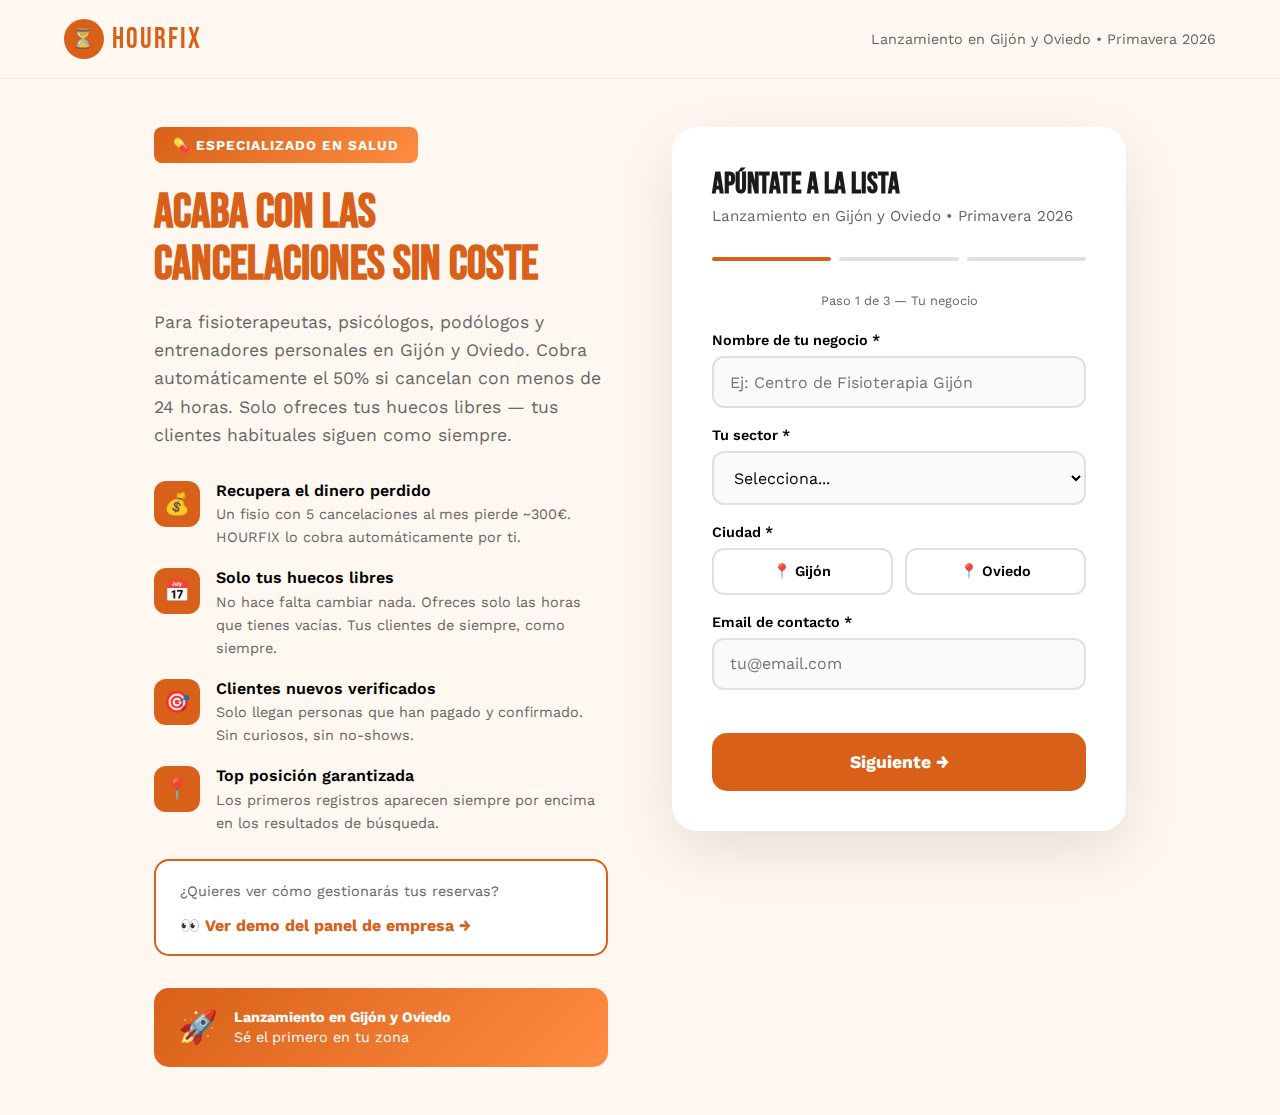
<file: lista-espera.html>
<!DOCTYPE html>
<html lang="es">
<head>
    <meta charset="UTF-8">
    <meta name="viewport" content="width=device-width, initial-scale=1.0">
    <title>HOURFIX - Únete a la lista de espera</title>
    <link href="https://fonts.googleapis.com/css2?family=Bebas+Neue&family=Work+Sans:wght@300;400;600;700&display=swap" rel="stylesheet">
    <style>
        * { margin: 0; padding: 0; box-sizing: border-box; }
        :root { --orange: #D86018; --cream: #FFF8F0; --dark: #1A1A1A; --gray: #666; }
        body { font-family: 'Work Sans', sans-serif; background: var(--cream); min-height: 100vh; }

        nav {
            background: rgba(255,248,240,0.95); backdrop-filter: blur(10px);
            padding: 1.2rem 5%; display: flex; justify-content: space-between;
            align-items: center; border-bottom: 1px solid rgba(216,96,24,0.1);
            position: sticky; top: 0; z-index: 100;
        }

        .logo {
            font-family: 'Bebas Neue', sans-serif; font-size: 1.8rem;
            color: var(--orange); letter-spacing: 2px; text-decoration: none;
            display: flex; align-items: center; gap: 0.5rem;
        }

        .logo-icon {
            width: 40px; height: 40px; background: var(--orange); border-radius: 50%;
            display: flex; align-items: center; justify-content: center; font-size: 1.2rem;
        }

        .page {
            max-width: 1100px; margin: 0 auto; padding: 3rem 5%;
            display: grid; grid-template-columns: 1fr 1fr; gap: 4rem; align-items: start;
        }

        .benefits h1 {
            font-family: 'Bebas Neue', sans-serif; font-size: 3rem;
            color: var(--orange); line-height: 1.1; margin-bottom: 1rem;
        }

        .benefits p { font-size: 1.1rem; color: var(--gray); margin-bottom: 2rem; line-height: 1.6; }

        .benefit-item { display: flex; gap: 1rem; margin-bottom: 1.2rem; align-items: flex-start; }

        .benefit-icon {
            width: 46px; height: 46px; background: var(--orange); border-radius: 12px;
            display: flex; align-items: center; justify-content: center;
            font-size: 1.3rem; flex-shrink: 0;
        }

        .benefit-text h3 { font-size: 1rem; font-weight: 600; margin-bottom: 0.2rem; }
        .benefit-text p { font-size: 0.9rem; color: var(--gray); margin: 0; }

        .counter-box {
            background: linear-gradient(135deg, var(--orange), #FF8C42);
            color: white; padding: 1.2rem 1.5rem; border-radius: 15px;
            margin-top: 2rem; display: flex; align-items: center; gap: 1rem;
        }

        .counter-num { font-family: 'Bebas Neue', sans-serif; font-size: 2.5rem; line-height: 1; }
        .counter-text { font-size: 0.9rem; line-height: 1.4; }

        /* FORM */
        .form-card {
            background: white; border-radius: 25px; padding: 2.5rem;
            box-shadow: 0 20px 60px rgba(0,0,0,0.1); position: sticky; top: 90px;
        }

        .form-card h2 {
            font-family: 'Bebas Neue', sans-serif; font-size: 1.8rem;
            color: var(--dark); margin-bottom: 0.3rem;
        }

        .form-subtitle { color: var(--gray); margin-bottom: 2rem; font-size: 0.95rem; }

        .form-group { margin-bottom: 1.2rem; }

        label { display: block; font-weight: 600; margin-bottom: 0.5rem; font-size: 0.9rem; }

        input, select {
            width: 100%; padding: 0.9rem 1rem; border: 2px solid #E0E0E0;
            border-radius: 12px; font-size: 1rem; font-family: 'Work Sans', sans-serif;
            transition: 0.3s; background: #FAFAFA;
        }

        input:focus, select:focus { outline: none; border-color: var(--orange); background: white; }

        .options-grid {
            display: grid; grid-template-columns: repeat(2, 1fr); gap: 0.8rem; margin-top: 0.5rem;
        }

        .option-btn {
            padding: 0.8rem; border: 2px solid #E0E0E0; border-radius: 12px;
            text-align: center; cursor: pointer; transition: 0.3s; font-size: 0.9rem;
            font-family: 'Work Sans', sans-serif; background: white; font-weight: 600;
        }

        .option-btn:hover { border-color: var(--orange); background: var(--cream); }
        .option-btn.selected { border-color: var(--orange); background: var(--cream); color: var(--orange); }

        .btn-submit {
            width: 100%; padding: 1.2rem; background: var(--orange); color: white;
            border: none; border-radius: 15px; font-size: 1.1rem; font-weight: 700;
            cursor: pointer; margin-top: 1.5rem; font-family: 'Work Sans', sans-serif;
            transition: 0.3s;
        }

        .btn-submit:hover { background: #B84D10; transform: translateY(-2px); }

        .step-indicator {
            display: flex; gap: 0.5rem; margin-bottom: 2rem;
        }

        .step-dot {
            flex: 1; height: 4px; border-radius: 2px; background: #E0E0E0; transition: 0.3s;
        }

        .step-dot.active { background: var(--orange); }

        .step-label {
            font-size: 0.8rem; color: var(--gray); margin-bottom: 1.5rem; text-align: center;
        }

        /* SUCCESS */
        .success { display: none; text-align: center; padding: 1rem; }
        .success-icon { font-size: 4rem; margin-bottom: 1rem; }
        .success h3 {
            font-family: 'Bebas Neue', sans-serif; font-size: 2rem;
            color: #4CAF50; margin-bottom: 1rem;
        }

        .insight-box {
            background: var(--cream); border-radius: 12px; padding: 1.2rem;
            margin: 1rem 0; text-align: left; border-left: 4px solid var(--orange);
            font-size: 0.9rem; color: #333; line-height: 1.6;
        }

        @media (max-width: 768px) {
            .page { grid-template-columns: 1fr; gap: 2rem; padding: 2rem 5%; }
            .benefits h1 { font-size: 2.2rem; }
            .form-card { position: static; }
            .options-grid { grid-template-columns: 1fr 1fr; }
        }
    </style>
</head>
<body>

<nav>
    <a href="hourfix-landing.html" class="logo">
        <div class="logo-icon">⏳</div>
        HOURFIX
    </a>
    <span style="color: var(--gray); font-size: 0.9rem;">Lanzamiento en Gijón y Oviedo • Primavera 2026</span>
</nav>

<div class="page">

    <!-- LEFT -->
    <div class="benefits">
        <div style="background: linear-gradient(135deg, #D86018, #FF8C42); color: white; display: inline-block; padding: 0.6rem 1.2rem; border-radius: 8px; font-size: 0.85rem; font-weight: 700; margin-bottom: 1.5rem; letter-spacing: 1px;">
            💊 ESPECIALIZADO EN SALUD
        </div>
        <h1>ACABA CON LAS CANCELACIONES SIN COSTE</h1>
        <p>Para fisioterapeutas, psicólogos, podólogos y entrenadores personales en Gijón y Oviedo. Cobra automáticamente el 50% si cancelan con menos de 24 horas. Solo ofreces tus huecos libres — tus clientes habituales siguen como siempre.</p>

        <div class="benefit-item">
            <div class="benefit-icon">💰</div>
            <div class="benefit-text">
                <h3>Recupera el dinero perdido</h3>
                <p>Un fisio con 5 cancelaciones al mes pierde ~300€. HOURFIX lo cobra automáticamente por ti.</p>
            </div>
        </div>

        <div class="benefit-item">
            <div class="benefit-icon">📅</div>
            <div class="benefit-text">
                <h3>Solo tus huecos libres</h3>
                <p>No hace falta cambiar nada. Ofreces solo las horas que tienes vacías. Tus clientes de siempre, como siempre.</p>
            </div>
        </div>

        <div class="benefit-item">
            <div class="benefit-icon">🎯</div>
            <div class="benefit-text">
                <h3>Clientes nuevos verificados</h3>
                <p>Solo llegan personas que han pagado y confirmado. Sin curiosos, sin no-shows.</p>
            </div>
        </div>

        <div class="benefit-item">
            <div class="benefit-icon">📍</div>
            <div class="benefit-text">
                <h3>Top posición garantizada</h3>
                <p>Los primeros registros aparecen siempre por encima en los resultados de búsqueda.</p>
            </div>
        </div>

        <div style="background: white; border-radius: 15px; padding: 1.2rem 1.5rem; margin-top: 1.5rem; border: 2px solid #D86018;">
            <p style="font-size: 0.9rem; color: #666; margin-bottom: 0.8rem;">¿Quieres ver cómo gestionarás tus reservas?</p>
            <a href="demo-b2b-dashboard.html" style="display: flex; align-items: center; gap: 0.5rem; color: #D86018; font-weight: 700; text-decoration: none; font-size: 1rem;">
                👀 Ver demo del panel de empresa →
            </a>
        </div>

        <div class="counter-box">
            <div style="font-size: 2rem;">🚀</div>
            <div class="counter-text">
                <strong>Lanzamiento en Gijón y Oviedo</strong><br>
                Sé el primero en tu zona
            </div>
        </div>
    </div>

    <!-- FORM -->
    <div class="form-card">

        <!-- Formulario -->
        <div id="formView">
            <h2>APÚNTATE A LA LISTA</h2>
            <p class="form-subtitle">Lanzamiento en Gijón y Oviedo • Primavera 2026</p>

            <div class="step-indicator">
                <div class="step-dot active" id="dot1"></div>
                <div class="step-dot" id="dot2"></div>
                <div class="step-dot" id="dot3"></div>
            </div>

            <!-- PASO 1 -->
            <div id="step1">
                <p class="step-label">Paso 1 de 3 — Tu negocio</p>

                <div class="form-group">
                    <label>Nombre de tu negocio *</label>
                    <input type="text" id="name" placeholder="Ej: Centro de Fisioterapia Gijón" />
                </div>

                <div class="form-group">
                    <label>Tu sector *</label>
                    <select id="category">
                        <option value="">Selecciona...</option>
                        <optgroup label="⭐ Sectores prioritarios">
                            <option value="fisioterapia">💆 Fisioterapia / Osteopatía</option>
                            <option value="psicologia">🧠 Psicología</option>
                            <option value="podologia">🦶 Podología</option>
                            <option value="entrenador_personal">💪 Entrenador Personal</option>
                        </optgroup>
                        <optgroup label="Bienestar y fitness">
                            <option value="baile">🩰 Clases de Baile</option>
                            <option value="barre">🤸 Barre / Fitness</option>
                            <option value="yoga">🧘 Yoga / Pilates</option>
                            <option value="nutricion">🥗 Nutrición</option>
                        </optgroup>
                        <optgroup label="Otros sectores">
                            <option value="peluqueria">✂️ Peluquería</option>
                            <option value="estetica">💅 Estética</option>
                            <option value="dental">🦷 Odontología</option>
                            <option value="otro">Otro</option>
                        </optgroup>
                    </select>
                </div>

                <div class="form-group">
                    <label>Ciudad *</label>
                    <div class="options-grid">
                        <button class="option-btn" onclick="selectOption(this, 'city', 'Gijón')">📍 Gijón</button>
                        <button class="option-btn" onclick="selectOption(this, 'city', 'Oviedo')">📍 Oviedo</button>
                    </div>
                </div>

                <div class="form-group">
                    <label>Email de contacto *</label>
                    <input type="email" id="email" placeholder="tu@email.com" />
                </div>

                <button class="btn-submit" onclick="nextStep(2)">Siguiente →</button>
            </div>

            <!-- PASO 2 -->
            <div id="step2" style="display:none;">
                <p class="step-label">Paso 2 de 3 — Tus números</p>

                <div class="form-group">
                    <label>¿Cuántas citas tienes de media al mes?</label>
                    <div class="options-grid">
                        <button class="option-btn" onclick="selectOption(this, 'bookings', 'menos de 20')">Menos de 20</button>
                        <button class="option-btn" onclick="selectOption(this, 'bookings', '20-50')">20 a 50</button>
                        <button class="option-btn" onclick="selectOption(this, 'bookings', '50-100')">50 a 100</button>
                        <button class="option-btn" onclick="selectOption(this, 'bookings', 'más de 100')">Más de 100</button>
                    </div>
                </div>

                <div class="form-group">
                    <label>¿Cuántas cancelaciones recibes al mes aproximadamente?</label>
                    <div class="options-grid">
                        <button class="option-btn" onclick="selectOption(this, 'cancellations', 'casi ninguna')">Casi ninguna</button>
                        <button class="option-btn" onclick="selectOption(this, 'cancellations', '1-5')">1 a 5</button>
                        <button class="option-btn" onclick="selectOption(this, 'cancellations', '5-15')">5 a 15</button>
                        <button class="option-btn" onclick="selectOption(this, 'cancellations', 'más de 15')">Más de 15</button>
                    </div>
                </div>

                <div class="form-group">
                    <label>¿Precio medio de tu servicio?</label>
                    <div class="options-grid">
                        <button class="option-btn" onclick="selectOption(this, 'price', 'menos de 30€')">Menos de 30€</button>
                        <button class="option-btn" onclick="selectOption(this, 'price', '30-60€')">30 a 60€</button>
                        <button class="option-btn" onclick="selectOption(this, 'price', '60-100€')">60 a 100€</button>
                        <button class="option-btn" onclick="selectOption(this, 'price', 'más de 100€')">Más de 100€</button>
                    </div>
                </div>

                <button class="btn-submit" onclick="nextStep(3)">Siguiente →</button>
            </div>

            <!-- PASO 3 -->
            <div id="step3" style="display:none;">
                <p class="step-label">Paso 3 de 3 — Lo que más te importa</p>

                <div class="form-group">
                    <label>¿Qué te frena para digitalizar tus reservas?</label>
                    <div class="options-grid">
                        <button class="option-btn" onclick="selectOption(this, 'barrier', 'precio')">💸 El precio</button>
                        <button class="option-btn" onclick="selectOption(this, 'barrier', 'tiempo de configuración')">⏱️ Configurarlo</button>
                        <button class="option-btn" onclick="selectOption(this, 'barrier', 'no lo necesito')">🤷 No lo necesito</button>
                        <button class="option-btn" onclick="selectOption(this, 'barrier', 'no me fío')">🤔 No me fío</button>
                    </div>
                </div>

                <div class="form-group">
                    <label>¿Cuánto estarías dispuesto a pagar al mes por llenar tus huecos?</label>
                    <div class="options-grid">
                        <button class="option-btn" onclick="selectOption(this, 'willingness', 'solo comisión por reserva')">Solo comisión</button>
                        <button class="option-btn" onclick="selectOption(this, 'willingness', 'hasta 30€/mes')">Hasta 30€/mes</button>
                        <button class="option-btn" onclick="selectOption(this, 'willingness', 'hasta 60€/mes')">Hasta 60€/mes</button>
                        <button class="option-btn" onclick="selectOption(this, 'willingness', 'más de 60€/mes')">Más de 60€/mes</button>
                    </div>
                </div>

                <div class="form-group">
                    <label>¿Algo más que quieras contarnos? (opcional)</label>
                    <input type="text" id="comments" placeholder="Tu opinión nos ayuda a mejorar..." />
                </div>

                <button class="btn-submit" onclick="enviar()">✓ Apuntarme a la lista</button>
            </div>
        </div>

        <!-- SUCCESS -->
        <div class="success" id="successView">
            <div class="success-icon">🎉</div>
            <h3>¡ESTÁS EN LA LISTA!</h3>
            <p style="color: var(--gray); margin-bottom: 1rem;">Te avisaremos antes del lanzamiento con instrucciones de acceso.</p>

            <div class="insight-box">
                🔍 <strong>¿Sabías que...</strong> los fisioterapeutas con más de 5 cancelaciones al mes pierden de media <strong>250-400€ mensuales</strong> en horas no recuperadas?<br><br>
                HOURFIX cobra automáticamente el 50% en cancelaciones con menos de 24h. Ese dinero va directo a ti. <strong>Con 3 cancelaciones al mes ya recuperas más que lo que pagas.</strong>
            </div>

            <div style="background: #E8F5E9; padding: 1rem; border-radius: 12px; margin-top: 1rem; font-size: 0.9rem; border-left: 4px solid #4CAF50;">
                <strong>✅ Próximo paso:</strong> Te contactaremos antes del lanzamiento para configurar tu perfil y darte acceso prioritario.
            </div>

            <a href="demo-b2b-dashboard.html" style="display: block; margin-top: 1.5rem; padding: 1rem; background: var(--cream); border-radius: 12px; color: var(--orange); font-weight: 600; text-decoration: none; text-align: center;">
                👀 Ver demo del panel de empresa →
            </a>
        </div>

    </div>
</div>

<script>
    const API = 'https://hourfix-backend-production.up.railway.app';
    const answers = {};

    function selectOption(btn, key, value) {
        // Deselect siblings
        btn.closest('.options-grid').querySelectorAll('.option-btn').forEach(b => b.classList.remove('selected'));
        btn.classList.add('selected');
        answers[key] = value;
    }

    function nextStep(step) {
        // Validar paso actual
        if (step === 2) {
            const name = document.getElementById('name').value.trim();
            const category = document.getElementById('category').value;
            const email = document.getElementById('email').value.trim();
            if (!name || !category || !email || !answers.city) {
                alert('Por favor rellena todos los campos antes de continuar.');
                return;
            }
            if (!email.includes('@')) {
                alert('Introduce un email válido.');
                return;
            }
        }

        // Ocultar paso actual, mostrar siguiente
        document.getElementById(`step${step - 1}`).style.display = 'none';
        document.getElementById(`step${step}`).style.display = 'block';

        // Actualizar indicador
        document.querySelectorAll('.step-dot').forEach((d, i) => {
            d.classList.toggle('active', i < step);
        });
    }

    async function enviar() {
        const payload = {
            name: document.getElementById('name').value.trim(),
            category: document.getElementById('category').value,
            email: document.getElementById('email').value.trim(),
            city: answers.city || '',
            monthly_bookings: answers.bookings || '',
            monthly_cancellations: answers.cancellations || '',
            avg_price: answers.price || '',
            main_barrier: answers.barrier || '',
            willingness_to_pay: answers.willingness || '',
            comments: document.getElementById('comments').value.trim()
        };

        try {
            await fetch(`${API}/api/waitlist`, {
                method: 'POST',
                headers: { 'Content-Type': 'application/json' },
                body: JSON.stringify(payload)
            });
        } catch(e) {
            console.log('Backend no disponible, mostrando éxito local');
        }

        // Mostrar pantalla de éxito siempre
        document.getElementById('formView').style.display = 'none';
        document.getElementById('successView').style.display = 'block';
    }
</script>
</body>
</html>
</file>
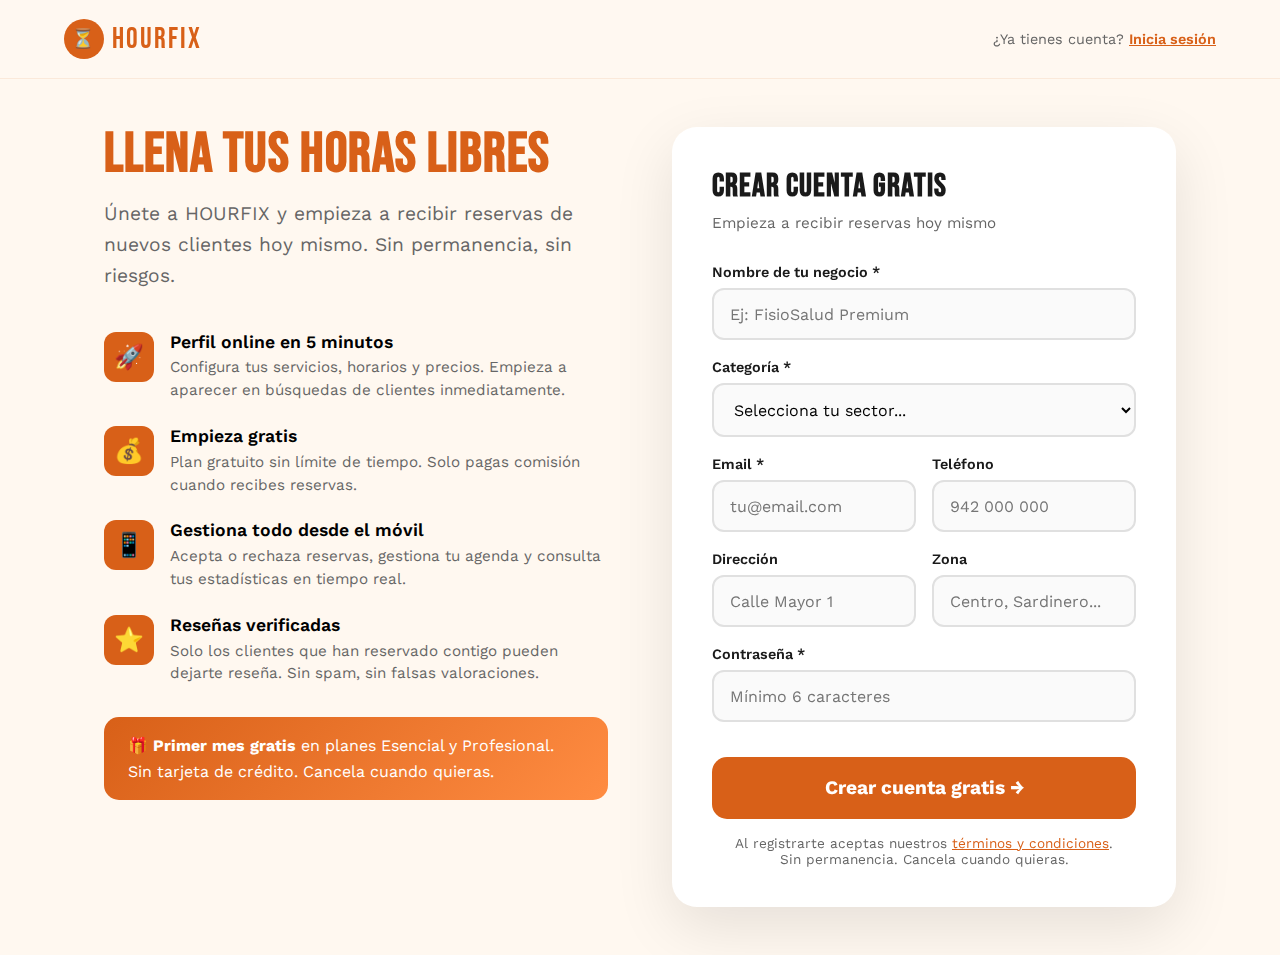
<file: REGISTRO-EMPRESA.html>
<!DOCTYPE html>
<html lang="es">
<head>
    <meta charset="UTF-8">
    <meta name="viewport" content="width=device-width, initial-scale=1.0">
    <title>HOURFIX - Registra tu negocio</title>
    <link href="https://fonts.googleapis.com/css2?family=Bebas+Neue&family=Work+Sans:wght@300;400;600;700&display=swap" rel="stylesheet">
    <style>
        * { margin: 0; padding: 0; box-sizing: border-box; }
        
        :root {
            --orange: #D86018;
            --orange-light: #FF8C42;
            --cream: #FFF8F0;
            --dark: #1A1A1A;
            --gray: #666;
        }

        body {
            font-family: 'Work Sans', sans-serif;
            background: var(--cream);
            min-height: 100vh;
        }

        /* NAV */
        nav {
            background: rgba(255,248,240,0.95);
            backdrop-filter: blur(10px);
            padding: 1.2rem 5%;
            display: flex;
            justify-content: space-between;
            align-items: center;
            border-bottom: 1px solid rgba(216,96,24,0.1);
            position: sticky;
            top: 0;
            z-index: 100;
        }

        .logo {
            font-family: 'Bebas Neue', sans-serif;
            font-size: 1.8rem;
            color: var(--orange);
            letter-spacing: 2px;
            text-decoration: none;
            display: flex;
            align-items: center;
            gap: 0.5rem;
        }

        .logo-icon {
            width: 40px; height: 40px;
            background: var(--orange);
            border-radius: 50%;
            display: flex; align-items: center; justify-content: center;
            font-size: 1.2rem;
        }

        /* LAYOUT */
        .page {
            max-width: 1200px;
            margin: 0 auto;
            padding: 3rem 5%;
            display: grid;
            grid-template-columns: 1fr 1fr;
            gap: 4rem;
            align-items: start;
        }

        /* LEFT: BENEFICIOS */
        .benefits h1 {
            font-family: 'Bebas Neue', sans-serif;
            font-size: 3.5rem;
            color: var(--orange);
            line-height: 1;
            margin-bottom: 1rem;
            letter-spacing: 1px;
        }

        .benefits .subtitle {
            font-size: 1.2rem;
            color: var(--gray);
            margin-bottom: 2.5rem;
            line-height: 1.6;
        }

        .benefit-item {
            display: flex;
            gap: 1rem;
            margin-bottom: 1.5rem;
            align-items: flex-start;
        }

        .benefit-icon {
            width: 50px; height: 50px;
            background: var(--orange);
            border-radius: 12px;
            display: flex; align-items: center; justify-content: center;
            font-size: 1.5rem;
            flex-shrink: 0;
        }

        .benefit-text h3 {
            font-size: 1.1rem;
            font-weight: 600;
            margin-bottom: 0.3rem;
        }

        .benefit-text p {
            font-size: 0.95rem;
            color: var(--gray);
            line-height: 1.5;
        }

        .trial-badge {
            background: linear-gradient(135deg, var(--orange), var(--orange-light));
            color: white;
            padding: 1rem 1.5rem;
            border-radius: 15px;
            margin-top: 2rem;
            font-size: 1rem;
            line-height: 1.6;
        }

        /* RIGHT: FORM */
        .form-card {
            background: white;
            border-radius: 25px;
            padding: 2.5rem;
            box-shadow: 0 20px 60px rgba(0,0,0,0.1);
            position: sticky;
            top: 90px;
        }

        .form-card h2 {
            font-family: 'Bebas Neue', sans-serif;
            font-size: 2rem;
            color: var(--dark);
            margin-bottom: 0.5rem;
            letter-spacing: 1px;
        }

        .form-card .form-subtitle {
            color: var(--gray);
            margin-bottom: 2rem;
            font-size: 0.95rem;
        }

        .form-group {
            margin-bottom: 1.2rem;
        }

        label {
            display: block;
            font-weight: 600;
            margin-bottom: 0.5rem;
            font-size: 0.9rem;
            color: var(--dark);
        }

        input, select, textarea {
            width: 100%;
            padding: 0.9rem 1rem;
            border: 2px solid #E0E0E0;
            border-radius: 12px;
            font-size: 1rem;
            font-family: 'Work Sans', sans-serif;
            transition: border-color 0.3s;
            background: #FAFAFA;
        }

        input:focus, select:focus, textarea:focus {
            outline: none;
            border-color: var(--orange);
            background: white;
        }

        .form-row {
            display: grid;
            grid-template-columns: 1fr 1fr;
            gap: 1rem;
        }

        .btn-submit {
            width: 100%;
            padding: 1.2rem;
            background: var(--orange);
            color: white;
            border: none;
            border-radius: 15px;
            font-size: 1.2rem;
            font-weight: 700;
            cursor: pointer;
            transition: all 0.3s;
            margin-top: 1rem;
            font-family: 'Work Sans', sans-serif;
        }

        .btn-submit:hover {
            background: #B84D10;
            transform: translateY(-2px);
            box-shadow: 0 10px 25px rgba(216,96,24,0.3);
        }

        .btn-submit:disabled {
            background: #ccc;
            transform: none;
            cursor: not-allowed;
        }

        .form-note {
            text-align: center;
            font-size: 0.85rem;
            color: var(--gray);
            margin-top: 1rem;
        }

        /* ESTADOS */
        .loading {
            display: none;
            text-align: center;
            padding: 3rem;
        }

        .spinner {
            width: 50px; height: 50px;
            border: 4px solid #f0f0f0;
            border-top-color: var(--orange);
            border-radius: 50%;
            animation: spin 0.8s linear infinite;
            margin: 0 auto 1rem;
        }

        @keyframes spin { to { transform: rotate(360deg); } }

        .success {
            display: none;
            text-align: center;
            padding: 2rem;
        }

        .success-icon { font-size: 4rem; margin-bottom: 1rem; }

        .success h3 {
            font-family: 'Bebas Neue', sans-serif;
            font-size: 2rem;
            color: #4CAF50;
            margin-bottom: 1rem;
            letter-spacing: 1px;
        }

        .success-detail {
            background: var(--cream);
            border-radius: 12px;
            padding: 1.5rem;
            margin: 1.5rem 0;
            text-align: left;
        }

        .success-detail p {
            padding: 0.5rem 0;
            border-bottom: 1px solid #E0E0E0;
            font-size: 0.95rem;
        }

        .success-detail p:last-child { border-bottom: none; }

        .error-msg {
            background: #FFEBEE;
            border-left: 4px solid #F44336;
            padding: 1rem;
            border-radius: 8px;
            margin-bottom: 1rem;
            font-size: 0.9rem;
            color: #C62828;
            display: none;
        }

        /* MOBILE */
        @media (max-width: 768px) {
            .page {
                grid-template-columns: 1fr;
                gap: 2rem;
                padding: 2rem 5%;
            }

            .benefits h1 { font-size: 2.5rem; }
            .form-card { position: static; }
            .form-row { grid-template-columns: 1fr; }
        }
    </style>
</head>
<body>

    <nav>
        <a href="index.html" class="logo">
            <div class="logo-icon">⏳</div>
            HOURFIX
        </a>
        <span style="color: var(--gray); font-size: 0.9rem;">¿Ya tienes cuenta? <a href="#" style="color: var(--orange); font-weight: 600;">Inicia sesión</a></span>
    </nav>

    <div class="page">

        <!-- BENEFICIOS -->
        <div class="benefits">
            <h1>LLENA TUS HORAS LIBRES</h1>
            <p class="subtitle">Únete a HOURFIX y empieza a recibir reservas de nuevos clientes hoy mismo. Sin permanencia, sin riesgos.</p>

            <div class="benefit-item">
                <div class="benefit-icon">🚀</div>
                <div class="benefit-text">
                    <h3>Perfil online en 5 minutos</h3>
                    <p>Configura tus servicios, horarios y precios. Empieza a aparecer en búsquedas de clientes inmediatamente.</p>
                </div>
            </div>

            <div class="benefit-item">
                <div class="benefit-icon">💰</div>
                <div class="benefit-text">
                    <h3>Empieza gratis</h3>
                    <p>Plan gratuito sin límite de tiempo. Solo pagas comisión cuando recibes reservas.</p>
                </div>
            </div>

            <div class="benefit-item">
                <div class="benefit-icon">📱</div>
                <div class="benefit-text">
                    <h3>Gestiona todo desde el móvil</h3>
                    <p>Acepta o rechaza reservas, gestiona tu agenda y consulta tus estadísticas en tiempo real.</p>
                </div>
            </div>

            <div class="benefit-item">
                <div class="benefit-icon">⭐</div>
                <div class="benefit-text">
                    <h3>Reseñas verificadas</h3>
                    <p>Solo los clientes que han reservado contigo pueden dejarte reseña. Sin spam, sin falsas valoraciones.</p>
                </div>
            </div>

            <div class="trial-badge">
                🎁 <strong>Primer mes gratis</strong> en planes Esencial y Profesional.<br>
                Sin tarjeta de crédito. Cancela cuando quieras.
            </div>
        </div>

        <!-- FORMULARIO -->
        <div class="form-card">

            <!-- Error -->
            <div class="error-msg" id="errorMsg"></div>

            <!-- Formulario -->
            <div id="formView">
                <h2>CREAR CUENTA GRATIS</h2>
                <p class="form-subtitle">Empieza a recibir reservas hoy mismo</p>

                <div class="form-group">
                    <label>Nombre de tu negocio *</label>
                    <input type="text" id="name" placeholder="Ej: FisioSalud Premium" />
                </div>

                <div class="form-group">
                    <label>Categoría *</label>
                    <select id="category">
                        <option value="">Selecciona tu sector...</option>
                        <option value="fisioterapia">💆 Fisioterapia</option>
                        <option value="peluqueria">✂️ Peluquería</option>
                        <option value="estetica">💅 Estética</option>
                        <option value="dental">🦷 Clínica Dental</option>
                        <option value="psicologia">🧠 Psicología</option>
                    </select>
                </div>

                <div class="form-row">
                    <div class="form-group">
                        <label>Email *</label>
                        <input type="email" id="email" placeholder="tu@email.com" />
                    </div>
                    <div class="form-group">
                        <label>Teléfono</label>
                        <input type="tel" id="phone" placeholder="942 000 000" />
                    </div>
                </div>

                <div class="form-row">
                    <div class="form-group">
                        <label>Dirección</label>
                        <input type="text" id="address" placeholder="Calle Mayor 1" />
                    </div>
                    <div class="form-group">
                        <label>Zona</label>
                        <input type="text" id="zone" placeholder="Centro, Sardinero..." />
                    </div>
                </div>

                <div class="form-group">
                    <label>Contraseña *</label>
                    <input type="password" id="password" placeholder="Mínimo 6 caracteres" />
                </div>

                <button class="btn-submit" onclick="registrar()">
                    Crear cuenta gratis →
                </button>

                <p class="form-note">
                    Al registrarte aceptas nuestros <a href="#" style="color: var(--orange);">términos y condiciones</a>.<br>
                    Sin permanencia. Cancela cuando quieras.
                </p>
            </div>

            <!-- Loading -->
            <div class="loading" id="loadingView">
                <div class="spinner"></div>
                <p style="color: var(--gray);">Creando tu cuenta...</p>
            </div>

            <!-- Éxito -->
            <div class="success" id="successView">
                <div class="success-icon">🎉</div>
                <h3>¡BIENVENIDO A HOURFIX!</h3>
                <p style="color: var(--gray); margin-bottom: 1rem;">Tu negocio ya está registrado. Guarda estos datos:</p>

                <div class="success-detail" id="successDetail"></div>

                <div style="background: #E8F5E9; padding: 1rem; border-radius: 10px; margin-bottom: 1.5rem; font-size: 0.9rem; border-left: 4px solid #4CAF50;">
                    <strong>✅ Próximos pasos:</strong><br>
                    1. Añade tus servicios y precios<br>
                    2. Marca tus horarios disponibles<br>
                    3. ¡Empieza a recibir reservas!
                </div>

                <button class="btn-submit" onclick="irAlDashboard()">
                    Ir a mi panel →
                </button>
            </div>

        </div>
    </div>

    <script>
        const API = 'https://hourfix-backend-production.up.railway.app';
        let authToken = '';

        async function registrar() {
            const name = document.getElementById('name').value.trim();
            const category = document.getElementById('category').value;
            const email = document.getElementById('email').value.trim();
            const phone = document.getElementById('phone').value.trim();
            const address = document.getElementById('address').value.trim();
            const zone = document.getElementById('zone').value.trim();
            const password = document.getElementById('password').value;

            // Validar
            if (!name || !category || !email || !password) {
                showError('Por favor rellena los campos obligatorios (*)');
                return;
            }

            if (password.length < 6) {
                showError('La contraseña debe tener al menos 6 caracteres');
                return;
            }

            if (!email.includes('@')) {
                showError('Introduce un email válido');
                return;
            }

            hideError();
            showLoading();

            try {
                const response = await fetch(`${API}/api/auth/business/register`, {
                    method: 'POST',
                    headers: { 'Content-Type': 'application/json' },
                    body: JSON.stringify({ name, category, email, phone, address, zone, password })
                });

                const data = await response.json();

                if (!response.ok) {
                    showForm();
                    showError(data.error || 'Error al registrar. Inténtalo de nuevo.');
                    return;
                }

                // Guardar token
                authToken = data.token;
                localStorage.setItem('hourfix_token', data.token);
                localStorage.setItem('hourfix_business', JSON.stringify(data.business));

                // Mostrar éxito
                document.getElementById('successDetail').innerHTML = `
                    <p>🏢 <strong>Negocio:</strong> ${data.business.name}</p>
                    <p>📧 <strong>Email:</strong> ${data.business.email}</p>
                    <p>🏷️ <strong>Categoría:</strong> ${data.business.category}</p>
                    <p>💎 <strong>Plan:</strong> Gratis (15% comisión)</p>
                    <p>🎁 <strong>Bonus:</strong> Primer mes Esencial gratis</p>
                `;

                showSuccess();

            } catch (err) {
                showForm();
                showError('Error de conexión. Verifica tu internet e inténtalo de nuevo.');
            }
        }

        function irAlDashboard() {
            alert('¡El dashboard completo estará disponible pronto! Por ahora puedes explorar la demo en borjacueto.github.io/hourfix_demos/');
        }

        function showLoading() {
            document.getElementById('formView').style.display = 'none';
            document.getElementById('loadingView').style.display = 'block';
            document.getElementById('successView').style.display = 'none';
        }

        function showForm() {
            document.getElementById('formView').style.display = 'block';
            document.getElementById('loadingView').style.display = 'none';
            document.getElementById('successView').style.display = 'none';
        }

        function showSuccess() {
            document.getElementById('formView').style.display = 'none';
            document.getElementById('loadingView').style.display = 'none';
            document.getElementById('successView').style.display = 'block';
        }

        function showError(msg) {
            const el = document.getElementById('errorMsg');
            el.textContent = msg;
            el.style.display = 'block';
        }

        function hideError() {
            document.getElementById('errorMsg').style.display = 'none';
        }

        // Enter para enviar
        document.addEventListener('keypress', (e) => {
            if (e.key === 'Enter') registrar();
        });
    </script>

</body>
</html>
</file>
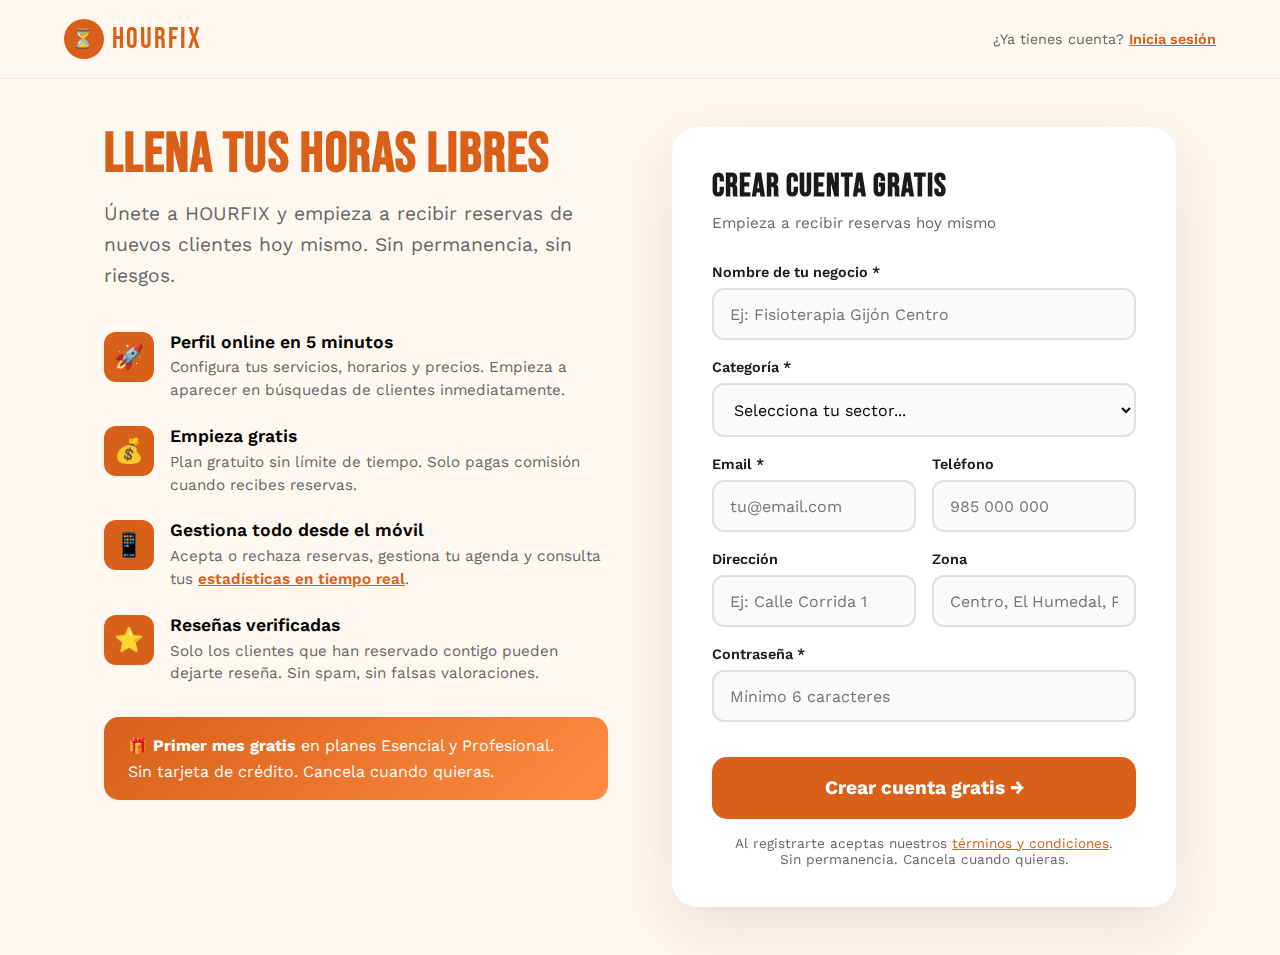
<file: registro-empresa.html>
<!DOCTYPE html>
<html lang="es">
<head>
    <meta charset="UTF-8">
    <meta name="viewport" content="width=device-width, initial-scale=1.0">
    <title>HOURFIX - Registra tu negocio</title>
    <link href="https://fonts.googleapis.com/css2?family=Bebas+Neue&family=Work+Sans:wght@300;400;600;700&display=swap" rel="stylesheet">
    <style>
        * { margin: 0; padding: 0; box-sizing: border-box; }
        
        :root {
            --orange: #D86018;
            --orange-light: #FF8C42;
            --cream: #FFF8F0;
            --dark: #1A1A1A;
            --gray: #666;
        }

        body {
            font-family: 'Work Sans', sans-serif;
            background: var(--cream);
            min-height: 100vh;
        }

        /* NAV */
        nav {
            background: rgba(255,248,240,0.95);
            backdrop-filter: blur(10px);
            padding: 1.2rem 5%;
            display: flex;
            justify-content: space-between;
            align-items: center;
            border-bottom: 1px solid rgba(216,96,24,0.1);
            position: sticky;
            top: 0;
            z-index: 100;
        }

        .logo {
            font-family: 'Bebas Neue', sans-serif;
            font-size: 1.8rem;
            color: var(--orange);
            letter-spacing: 2px;
            text-decoration: none;
            display: flex;
            align-items: center;
            gap: 0.5rem;
        }

        .logo-icon {
            width: 40px; height: 40px;
            background: var(--orange);
            border-radius: 50%;
            display: flex; align-items: center; justify-content: center;
            font-size: 1.2rem;
        }

        /* LAYOUT */
        .page {
            max-width: 1200px;
            margin: 0 auto;
            padding: 3rem 5%;
            display: grid;
            grid-template-columns: 1fr 1fr;
            gap: 4rem;
            align-items: start;
        }

        /* LEFT: BENEFICIOS */
        .benefits h1 {
            font-family: 'Bebas Neue', sans-serif;
            font-size: 3.5rem;
            color: var(--orange);
            line-height: 1;
            margin-bottom: 1rem;
            letter-spacing: 1px;
        }

        .benefits .subtitle {
            font-size: 1.2rem;
            color: var(--gray);
            margin-bottom: 2.5rem;
            line-height: 1.6;
        }

        .benefit-item {
            display: flex;
            gap: 1rem;
            margin-bottom: 1.5rem;
            align-items: flex-start;
        }

        .benefit-icon {
            width: 50px; height: 50px;
            background: var(--orange);
            border-radius: 12px;
            display: flex; align-items: center; justify-content: center;
            font-size: 1.5rem;
            flex-shrink: 0;
        }

        .benefit-text h3 {
            font-size: 1.1rem;
            font-weight: 600;
            margin-bottom: 0.3rem;
        }

        .benefit-text p {
            font-size: 0.95rem;
            color: var(--gray);
            line-height: 1.5;
        }

        .trial-badge {
            background: linear-gradient(135deg, var(--orange), var(--orange-light));
            color: white;
            padding: 1rem 1.5rem;
            border-radius: 15px;
            margin-top: 2rem;
            font-size: 1rem;
            line-height: 1.6;
        }

        /* RIGHT: FORM */
        .form-card {
            background: white;
            border-radius: 25px;
            padding: 2.5rem;
            box-shadow: 0 20px 60px rgba(0,0,0,0.1);
            position: sticky;
            top: 90px;
        }

        .form-card h2 {
            font-family: 'Bebas Neue', sans-serif;
            font-size: 2rem;
            color: var(--dark);
            margin-bottom: 0.5rem;
            letter-spacing: 1px;
        }

        .form-card .form-subtitle {
            color: var(--gray);
            margin-bottom: 2rem;
            font-size: 0.95rem;
        }

        .form-group {
            margin-bottom: 1.2rem;
        }

        label {
            display: block;
            font-weight: 600;
            margin-bottom: 0.5rem;
            font-size: 0.9rem;
            color: var(--dark);
        }

        input, select, textarea {
            width: 100%;
            padding: 0.9rem 1rem;
            border: 2px solid #E0E0E0;
            border-radius: 12px;
            font-size: 1rem;
            font-family: 'Work Sans', sans-serif;
            transition: border-color 0.3s;
            background: #FAFAFA;
        }

        input:focus, select:focus, textarea:focus {
            outline: none;
            border-color: var(--orange);
            background: white;
        }

        .form-row {
            display: grid;
            grid-template-columns: 1fr 1fr;
            gap: 1rem;
        }

        .btn-submit {
            width: 100%;
            padding: 1.2rem;
            background: var(--orange);
            color: white;
            border: none;
            border-radius: 15px;
            font-size: 1.2rem;
            font-weight: 700;
            cursor: pointer;
            transition: all 0.3s;
            margin-top: 1rem;
            font-family: 'Work Sans', sans-serif;
        }

        .btn-submit:hover {
            background: #B84D10;
            transform: translateY(-2px);
            box-shadow: 0 10px 25px rgba(216,96,24,0.3);
        }

        .btn-submit:disabled {
            background: #ccc;
            transform: none;
            cursor: not-allowed;
        }

        .form-note {
            text-align: center;
            font-size: 0.85rem;
            color: var(--gray);
            margin-top: 1rem;
        }

        /* ESTADOS */
        .loading {
            display: none;
            text-align: center;
            padding: 3rem;
        }

        .spinner {
            width: 50px; height: 50px;
            border: 4px solid #f0f0f0;
            border-top-color: var(--orange);
            border-radius: 50%;
            animation: spin 0.8s linear infinite;
            margin: 0 auto 1rem;
        }

        @keyframes spin { to { transform: rotate(360deg); } }

        .success {
            display: none;
            text-align: center;
            padding: 2rem;
        }

        .success-icon { font-size: 4rem; margin-bottom: 1rem; }

        .success h3 {
            font-family: 'Bebas Neue', sans-serif;
            font-size: 2rem;
            color: #4CAF50;
            margin-bottom: 1rem;
            letter-spacing: 1px;
        }

        .success-detail {
            background: var(--cream);
            border-radius: 12px;
            padding: 1.5rem;
            margin: 1.5rem 0;
            text-align: left;
        }

        .success-detail p {
            padding: 0.5rem 0;
            border-bottom: 1px solid #E0E0E0;
            font-size: 0.95rem;
        }

        .success-detail p:last-child { border-bottom: none; }

        .error-msg {
            background: #FFEBEE;
            border-left: 4px solid #F44336;
            padding: 1rem;
            border-radius: 8px;
            margin-bottom: 1rem;
            font-size: 0.9rem;
            color: #C62828;
            display: none;
        }

        /* MOBILE */
        @media (max-width: 768px) {
            .page {
                grid-template-columns: 1fr;
                gap: 2rem;
                padding: 2rem 5%;
            }

            .benefits h1 { font-size: 2.5rem; }
            .form-card { position: static; }
            .form-row { grid-template-columns: 1fr; }
        }
    </style>
</head>
<body>

    <nav>
        <a href="index.html" class="logo">
            <div class="logo-icon">⏳</div>
            HOURFIX
        </a>
        <span style="color: var(--gray); font-size: 0.9rem;">¿Ya tienes cuenta? <a href="#" style="color: var(--orange); font-weight: 600;">Inicia sesión</a></span>
    </nav>

    <div class="page">

        <!-- BENEFICIOS -->
        <div class="benefits">
            <h1>LLENA TUS HORAS LIBRES</h1>
            <p class="subtitle">Únete a HOURFIX y empieza a recibir reservas de nuevos clientes hoy mismo. Sin permanencia, sin riesgos.</p>

            <div class="benefit-item">
                <div class="benefit-icon">🚀</div>
                <div class="benefit-text">
                    <h3>Perfil online en 5 minutos</h3>
                    <p>Configura tus servicios, horarios y precios. Empieza a aparecer en búsquedas de clientes inmediatamente.</p>
                </div>
            </div>

            <div class="benefit-item">
                <div class="benefit-icon">💰</div>
                <div class="benefit-text">
                    <h3>Empieza gratis</h3>
                    <p>Plan gratuito sin límite de tiempo. Solo pagas comisión cuando recibes reservas.</p>
                </div>
            </div>

            <div class="benefit-item">
                <div class="benefit-icon">📱</div>
                <div class="benefit-text">
                    <h3>Gestiona todo desde el móvil</h3>
                    <p>Acepta o rechaza reservas, gestiona tu agenda y consulta tus <a href="demo-b2b-dashboard.html" style="color: var(--orange); font-weight: 600;">estadísticas en tiempo real</a>.</p>
                </div>
            </div>

            <div class="benefit-item">
                <div class="benefit-icon">⭐</div>
                <div class="benefit-text">
                    <h3>Reseñas verificadas</h3>
                    <p>Solo los clientes que han reservado contigo pueden dejarte reseña. Sin spam, sin falsas valoraciones.</p>
                </div>
            </div>

            <div class="trial-badge">
                🎁 <strong>Primer mes gratis</strong> en planes Esencial y Profesional.<br>
                Sin tarjeta de crédito. Cancela cuando quieras.
            </div>
        </div>

        <!-- FORMULARIO -->
        <div class="form-card">

            <!-- Error -->
            <div class="error-msg" id="errorMsg"></div>

            <!-- Formulario -->
            <div id="formView">
                <h2>CREAR CUENTA GRATIS</h2>
                <p class="form-subtitle">Empieza a recibir reservas hoy mismo</p>

                <div class="form-group">
                    <label>Nombre de tu negocio *</label>
                    <input type="text" id="name" placeholder="Ej: Fisioterapia Gijón Centro" />
                </div>

                <div class="form-group">
                    <label>Categoría *</label>
                    <select id="category">
                        <option value="">Selecciona tu sector...</option>
                        <option value="fisioterapia">💆 Fisioterapia</option>
                        <option value="peluqueria">✂️ Peluquería</option>
                        <option value="estetica">💅 Estética</option>
                        <option value="dental">🦷 Clínica Dental</option>
                        <option value="psicologia">🧠 Psicología</option>
                    </select>
                </div>

                <div class="form-row">
                    <div class="form-group">
                        <label>Email *</label>
                        <input type="email" id="email" placeholder="tu@email.com" />
                    </div>
                    <div class="form-group">
                        <label>Teléfono</label>
                        <input type="tel" id="phone" placeholder="985 000 000" />
                    </div>
                </div>

                <div class="form-row">
                    <div class="form-group">
                        <label>Dirección</label>
                        <input type="text" id="address" placeholder="Ej: Calle Corrida 1" />
                    </div>
                    <div class="form-group">
                        <label>Zona</label>
                        <input type="text" id="zone" placeholder="Centro, El Humedal, Pumarín..." />
                    </div>
                </div>

                <div class="form-group">
                    <label>Contraseña *</label>
                    <input type="password" id="password" placeholder="Mínimo 6 caracteres" />
                </div>

                <button class="btn-submit" onclick="registrar()">
                    Crear cuenta gratis →
                </button>

                <p class="form-note">
                    Al registrarte aceptas nuestros <a href="#" style="color: var(--orange);">términos y condiciones</a>.<br>
                    Sin permanencia. Cancela cuando quieras.
                </p>
            </div>

            <!-- Loading -->
            <div class="loading" id="loadingView">
                <div class="spinner"></div>
                <p style="color: var(--gray);">Creando tu cuenta...</p>
            </div>

            <!-- Éxito -->
            <div class="success" id="successView">
                <div class="success-icon">🎉</div>
                <h3>¡BIENVENIDO A HOURFIX!</h3>
                <p style="color: var(--gray); margin-bottom: 1rem;">Tu negocio ya está registrado. Guarda estos datos:</p>

                <div class="success-detail" id="successDetail"></div>

                <div style="background: #E8F5E9; padding: 1rem; border-radius: 10px; margin-bottom: 1.5rem; font-size: 0.9rem; border-left: 4px solid #4CAF50;">
                    <strong>✅ Próximos pasos:</strong><br>
                    1. Añade tus servicios y precios<br>
                    2. Marca tus horarios disponibles<br>
                    3. ¡Empieza a recibir reservas!
                </div>

                <button class="btn-submit" onclick="irAlDashboard()">
                    Ir a mi panel →
                </button>
            </div>

        </div>
    </div>

    <script>
        const API = 'https://hourfix-backend-production.up.railway.app';
        let authToken = '';

        async function registrar() {
            const name = document.getElementById('name').value.trim();
            const category = document.getElementById('category').value;
            const email = document.getElementById('email').value.trim();
            const phone = document.getElementById('phone').value.trim();
            const address = document.getElementById('address').value.trim();
            const zone = document.getElementById('zone').value.trim();
            const password = document.getElementById('password').value;

            // Validar
            if (!name || !category || !email || !password) {
                showError('Por favor rellena los campos obligatorios (*)');
                return;
            }

            if (password.length < 6) {
                showError('La contraseña debe tener al menos 6 caracteres');
                return;
            }

            if (!email.includes('@')) {
                showError('Introduce un email válido');
                return;
            }

            hideError();
            showLoading();

            try {
                const response = await fetch(`${API}/api/auth/business/register`, {
                    method: 'POST',
                    headers: { 'Content-Type': 'application/json' },
                    body: JSON.stringify({ name, category, email, phone, address, zone, password })
                });

                const data = await response.json();

                if (!response.ok) {
                    showForm();
                    showError(data.error || 'Error al registrar. Inténtalo de nuevo.');
                    return;
                }

                // Guardar token
                authToken = data.token;
                localStorage.setItem('hourfix_token', data.token);
                localStorage.setItem('hourfix_business', JSON.stringify(data.business));

                // Mostrar éxito
                document.getElementById('successDetail').innerHTML = `
                    <p>🏢 <strong>Negocio:</strong> ${data.business.name}</p>
                    <p>📧 <strong>Email:</strong> ${data.business.email}</p>
                    <p>🏷️ <strong>Categoría:</strong> ${data.business.category}</p>
                    <p>💎 <strong>Plan:</strong> Gratis (15% comisión)</p>
                    <p>🎁 <strong>Bonus:</strong> Primer mes Esencial gratis</p>
                `;

                showSuccess();

            } catch (err) {
                showForm();
                showError('Error de conexión. Verifica tu internet e inténtalo de nuevo.');
            }
        }

        function irAlDashboard() {
            alert('¡El dashboard completo estará disponible pronto! Por ahora puedes explorar la demo en borjacueto.github.io/hourfix_demos/');
        }

        function showLoading() {
            document.getElementById('formView').style.display = 'none';
            document.getElementById('loadingView').style.display = 'block';
            document.getElementById('successView').style.display = 'none';
        }

        function showForm() {
            document.getElementById('formView').style.display = 'block';
            document.getElementById('loadingView').style.display = 'none';
            document.getElementById('successView').style.display = 'none';
        }

        function showSuccess() {
            document.getElementById('formView').style.display = 'none';
            document.getElementById('loadingView').style.display = 'none';
            document.getElementById('successView').style.display = 'block';
        }

        function showError(msg) {
            const el = document.getElementById('errorMsg');
            el.textContent = msg;
            el.style.display = 'block';
        }

        function hideError() {
            document.getElementById('errorMsg').style.display = 'none';
        }

        // Enter para enviar
        document.addEventListener('keypress', (e) => {
            if (e.key === 'Enter') registrar();
        });
    </script>

</body>
</html>
</file>
